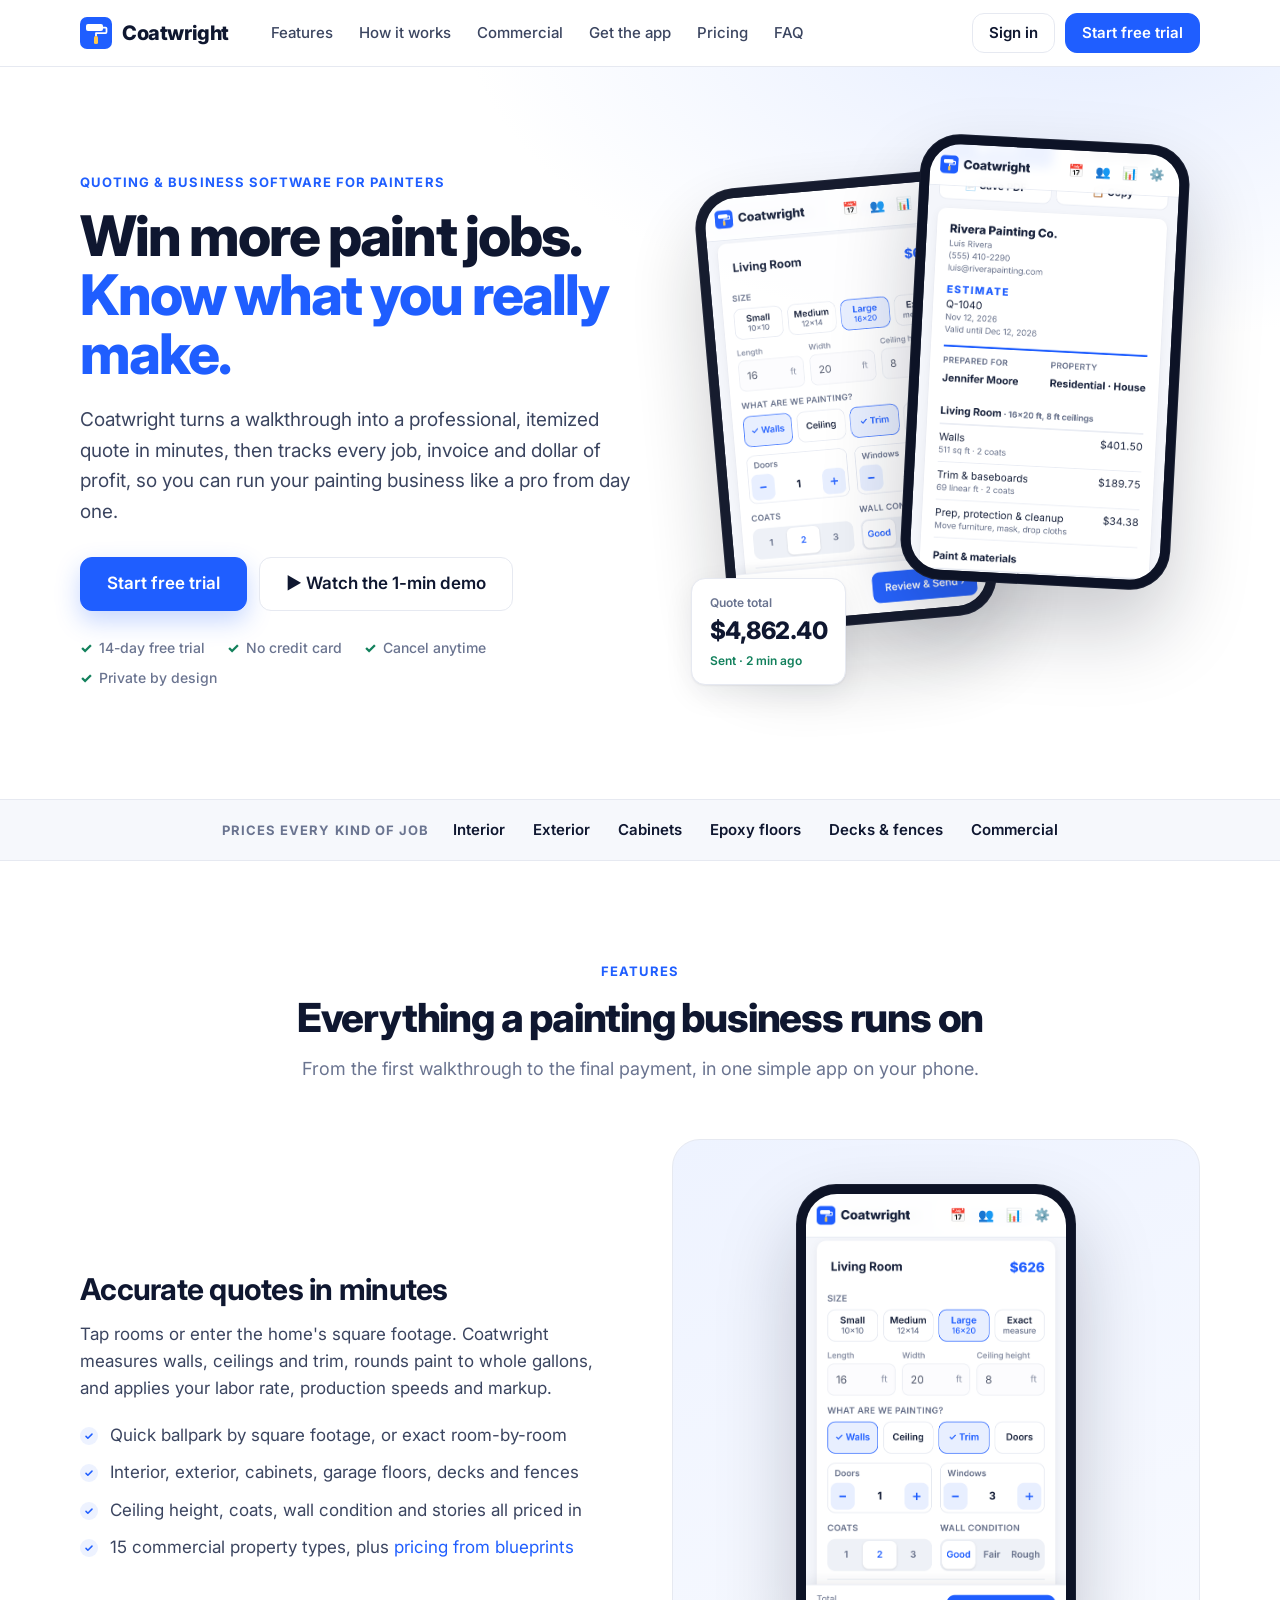
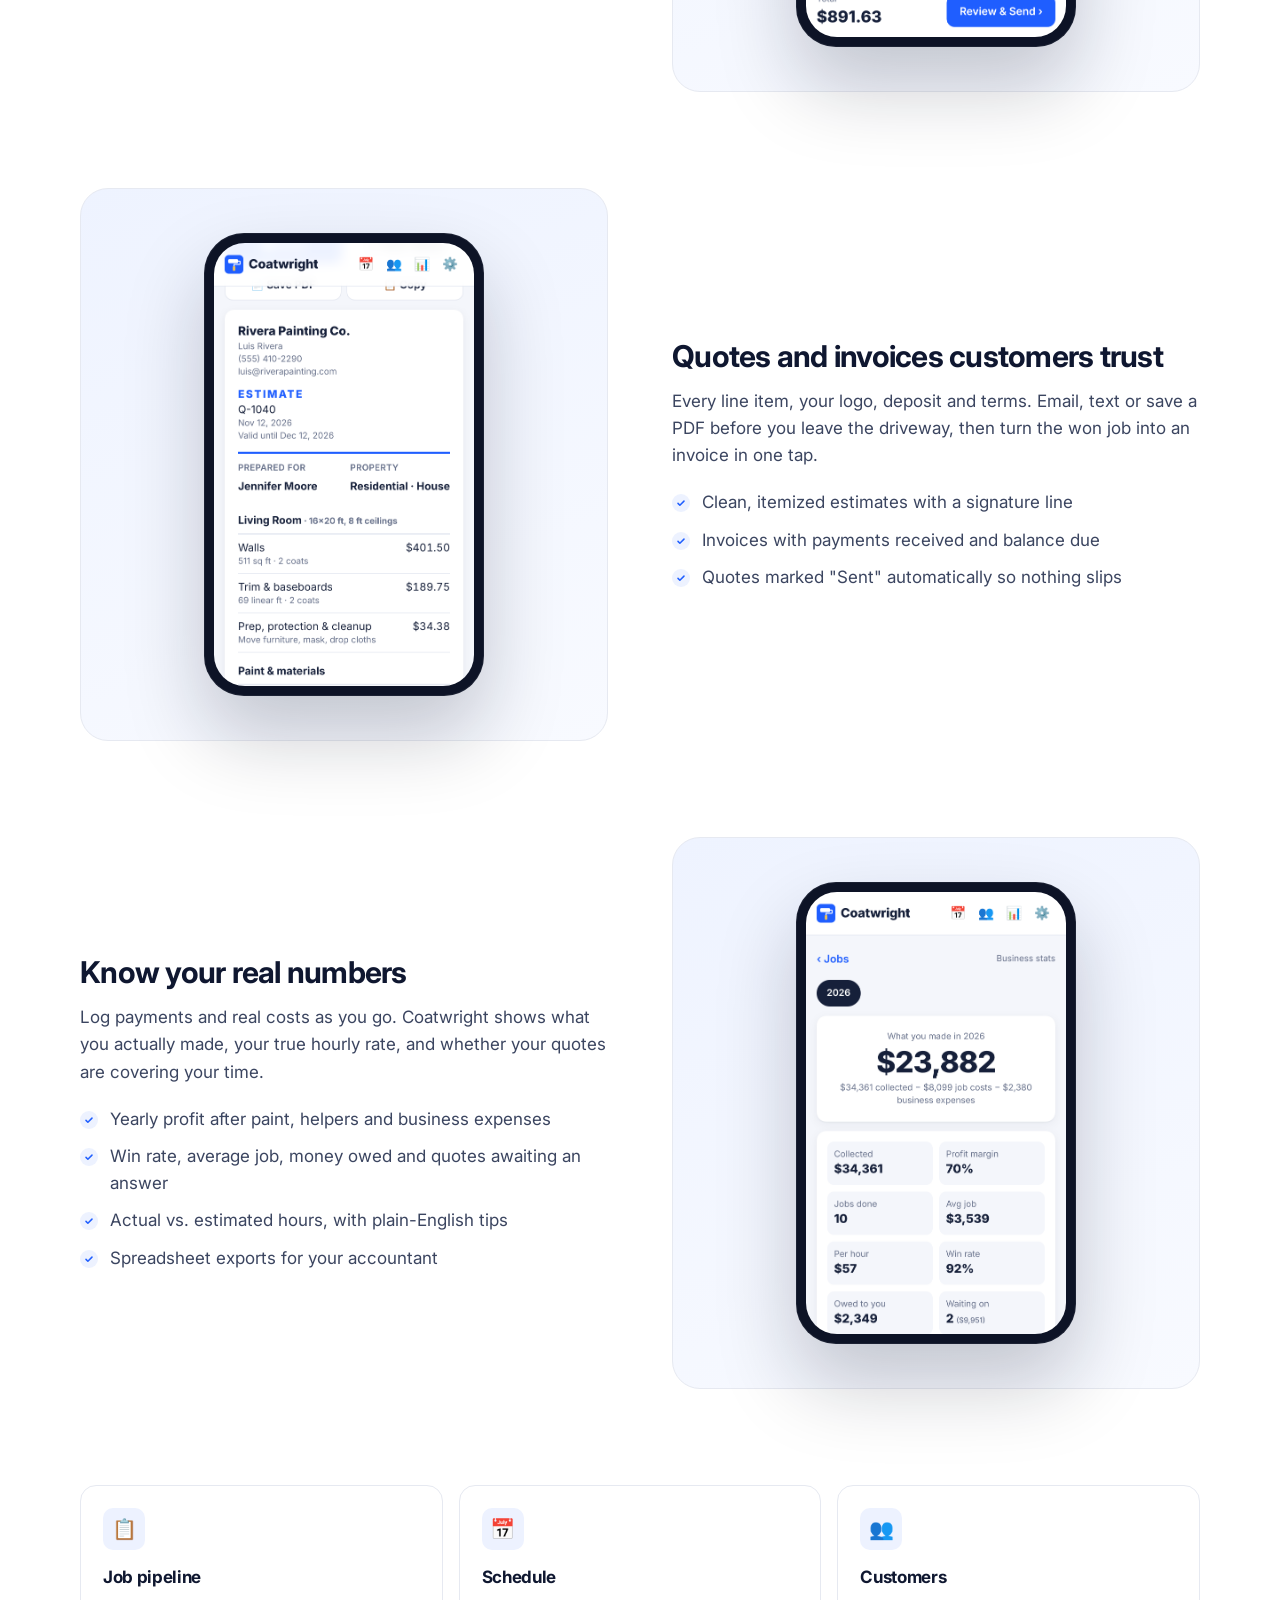
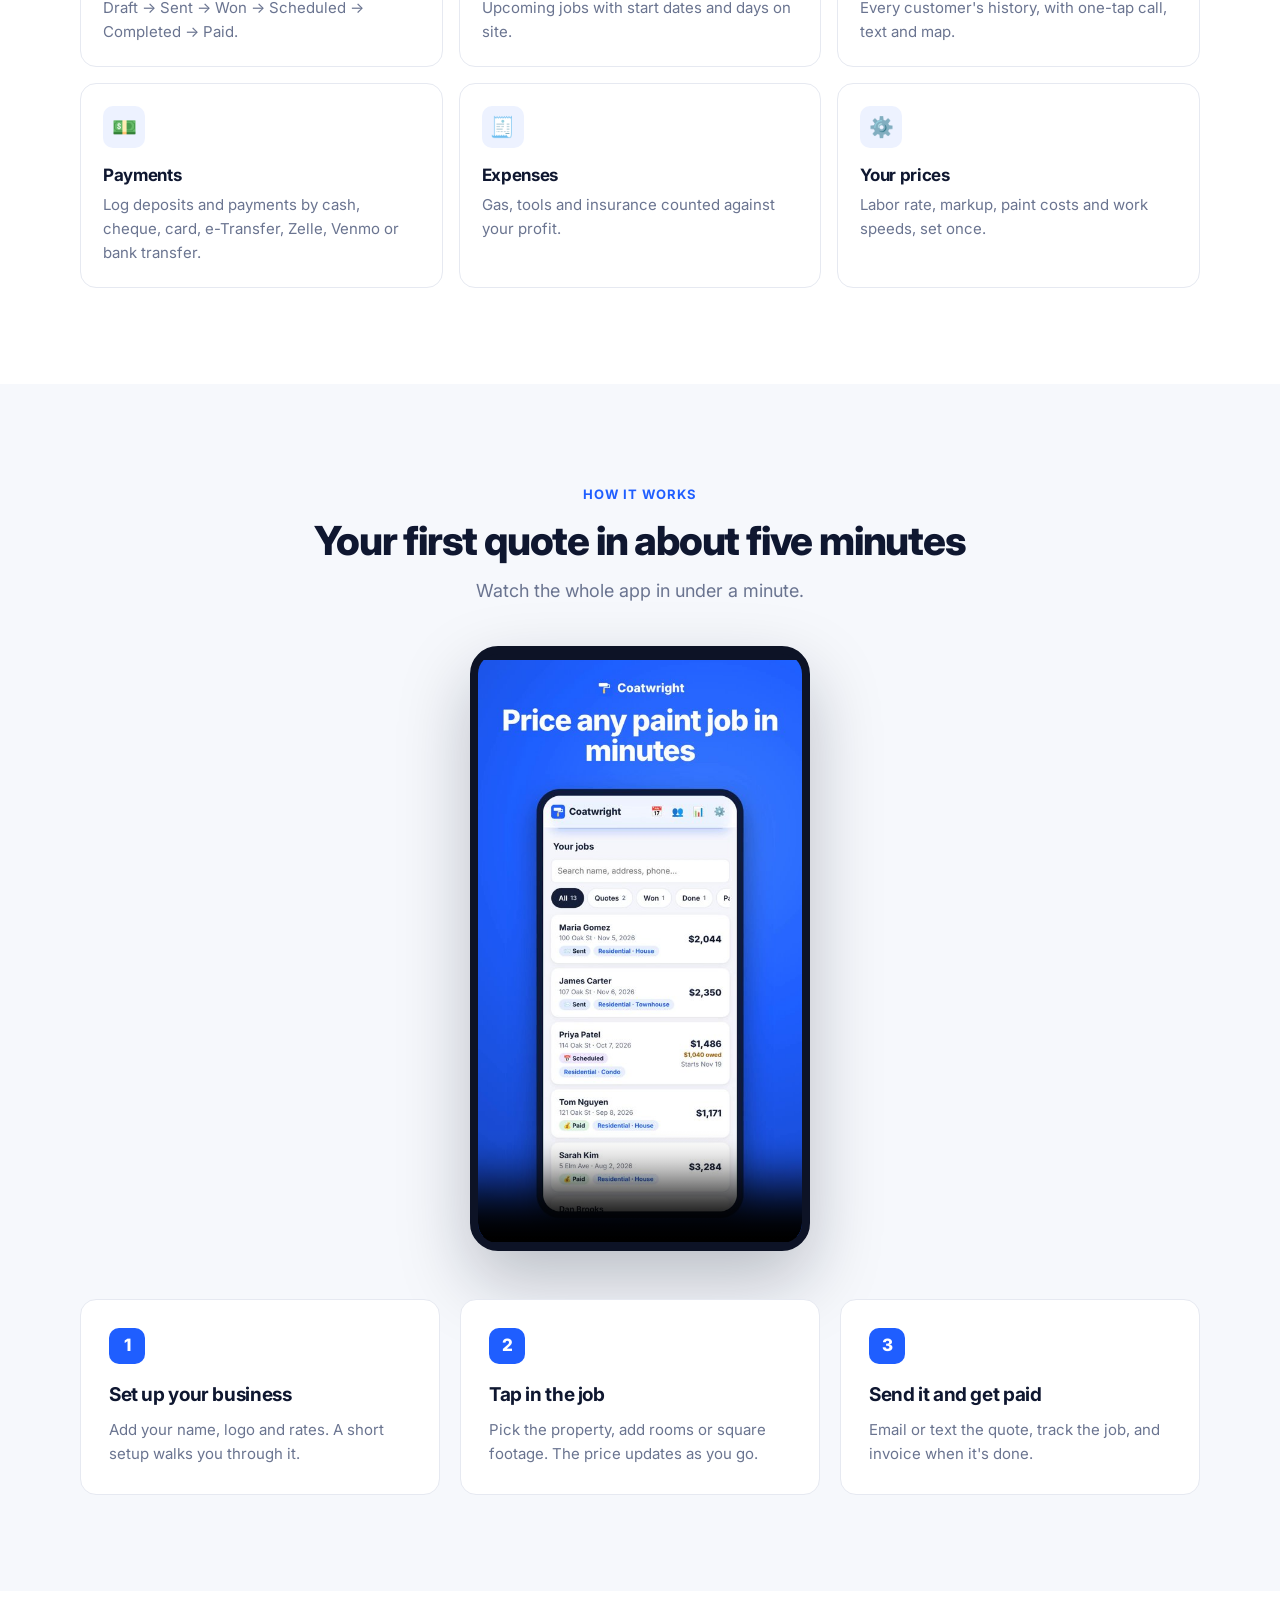
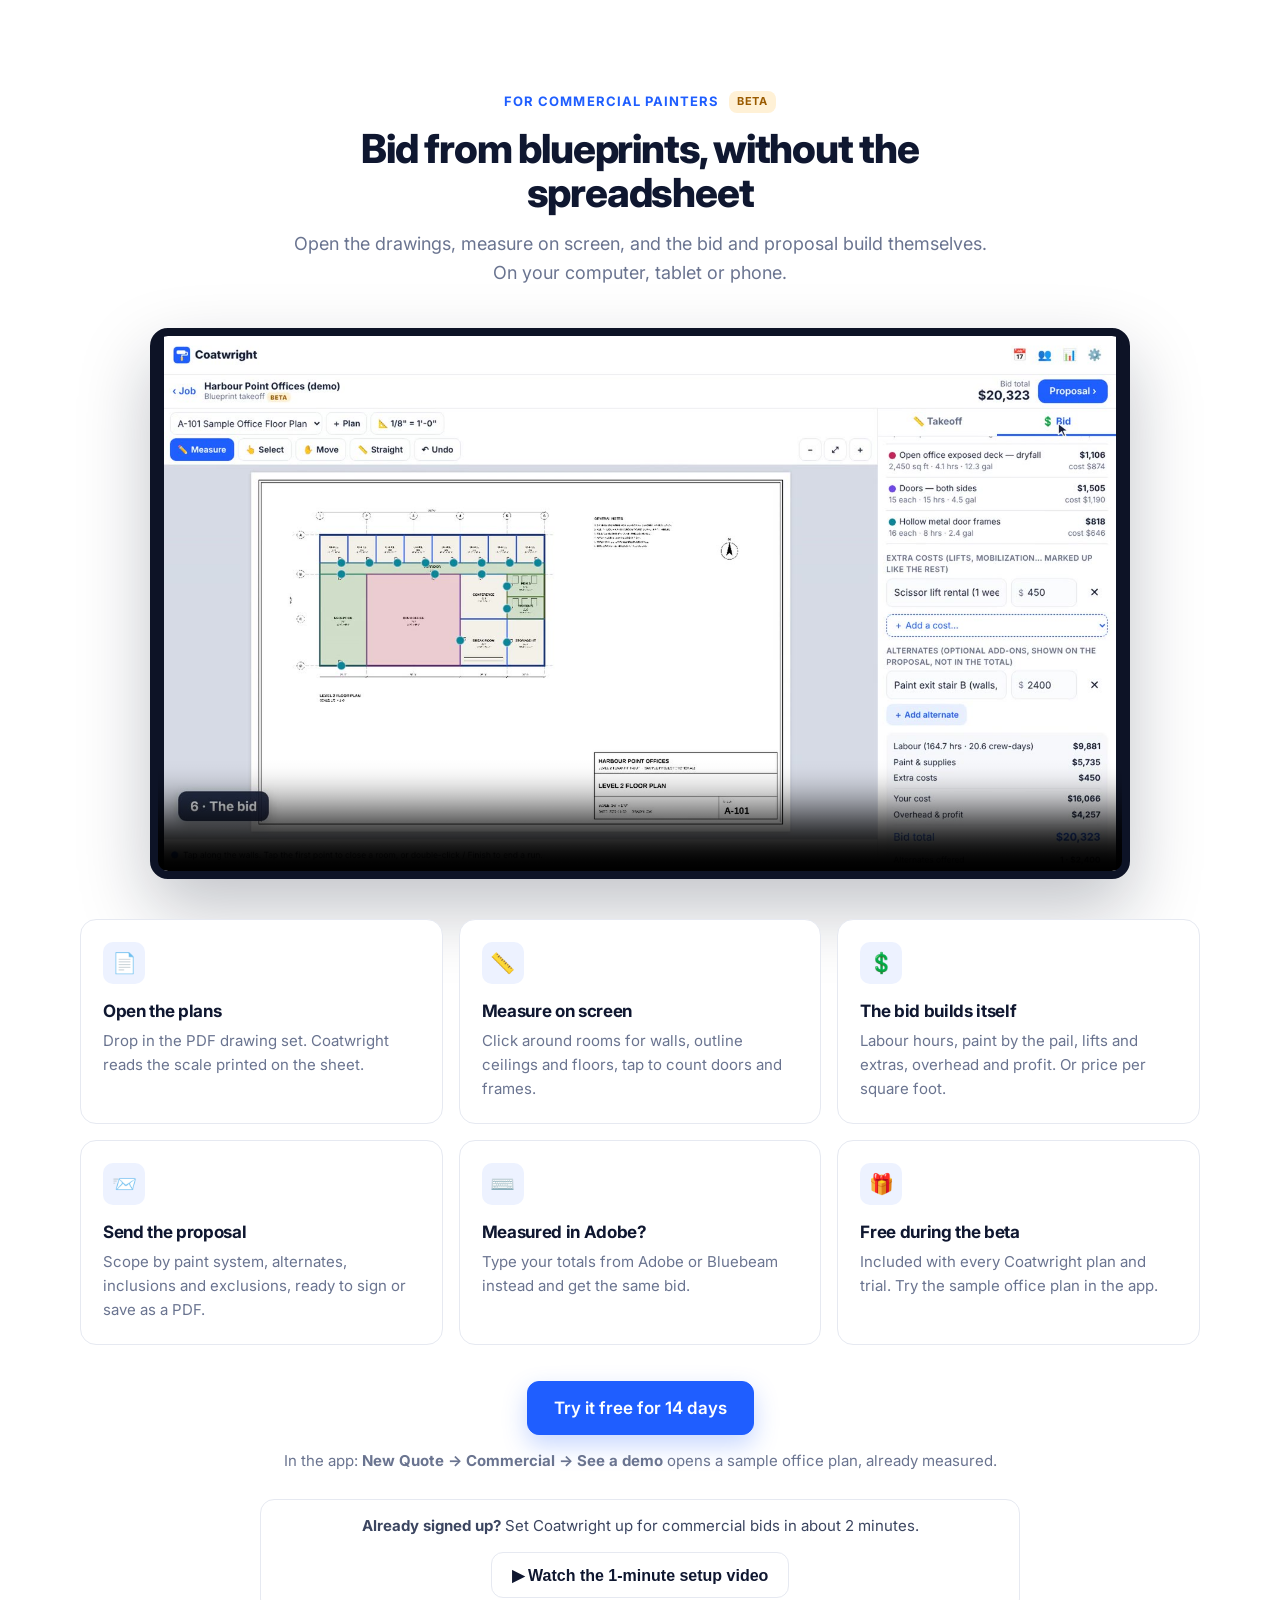
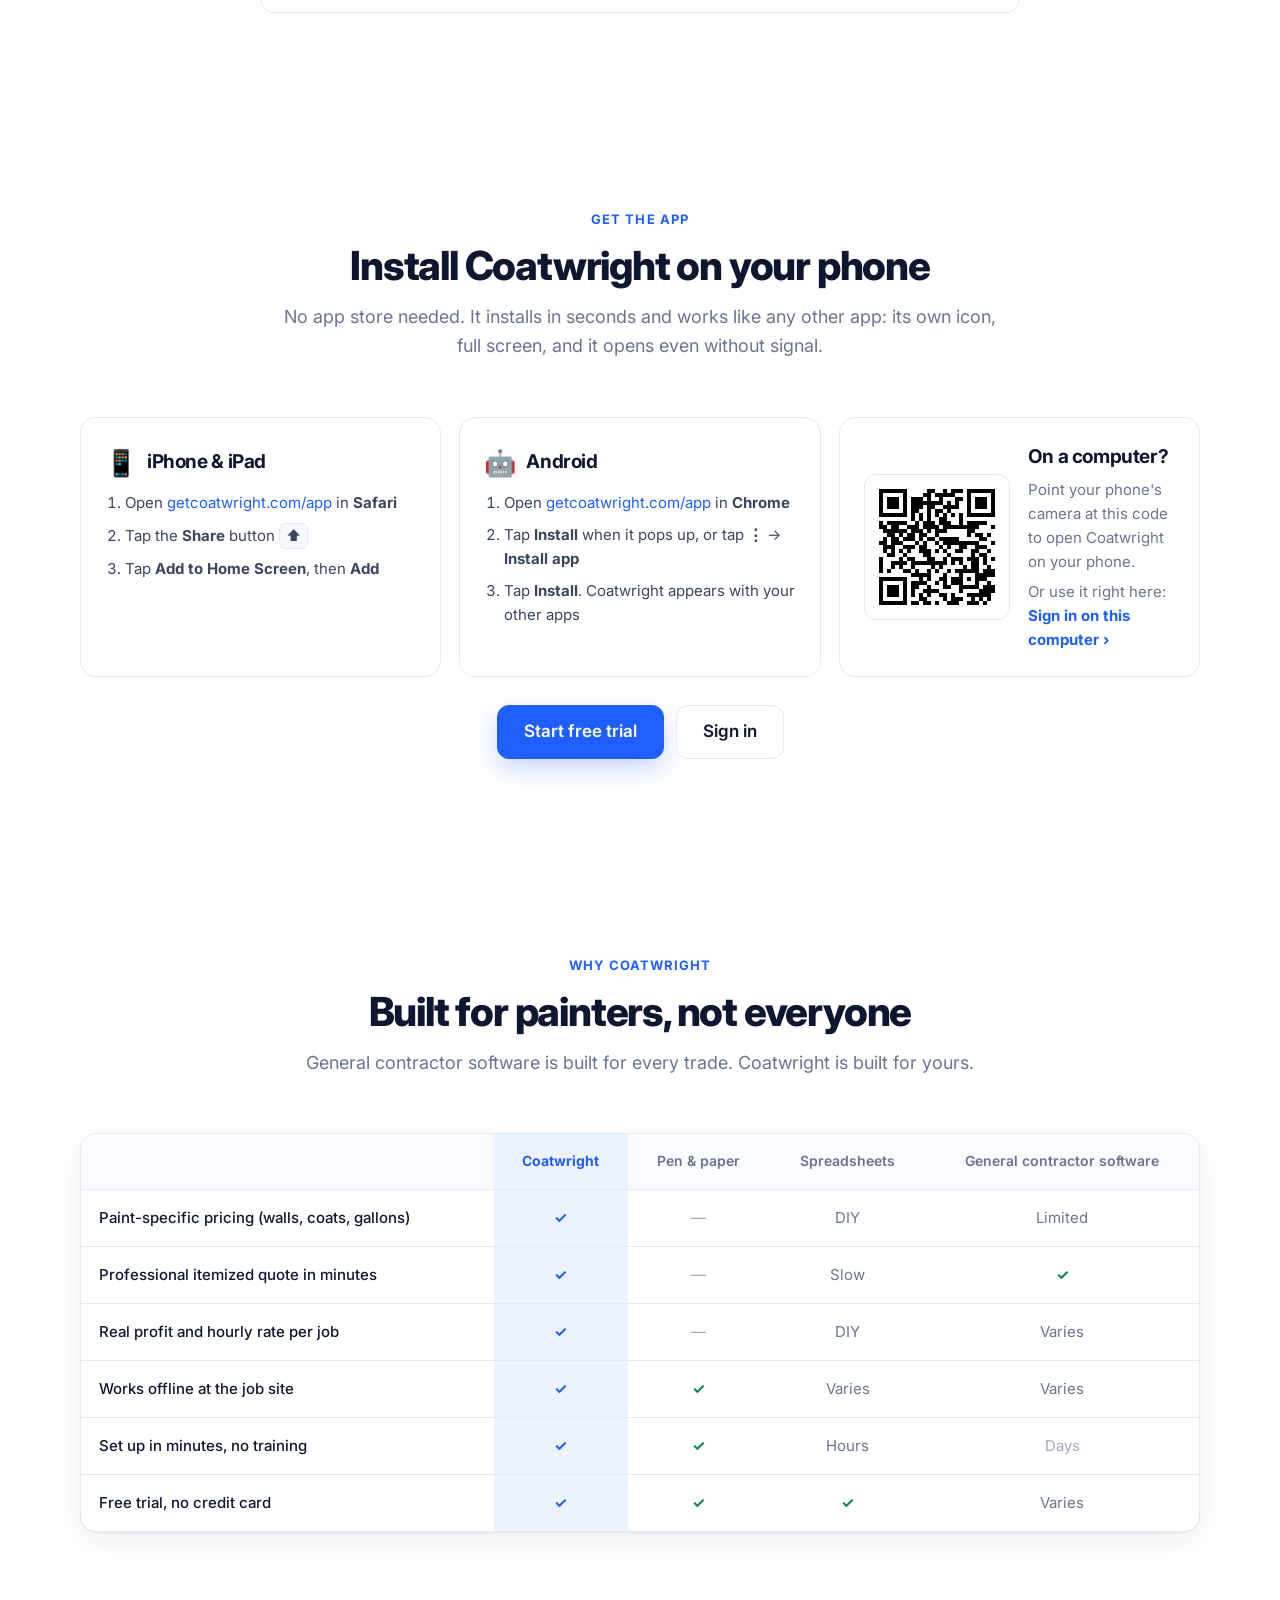
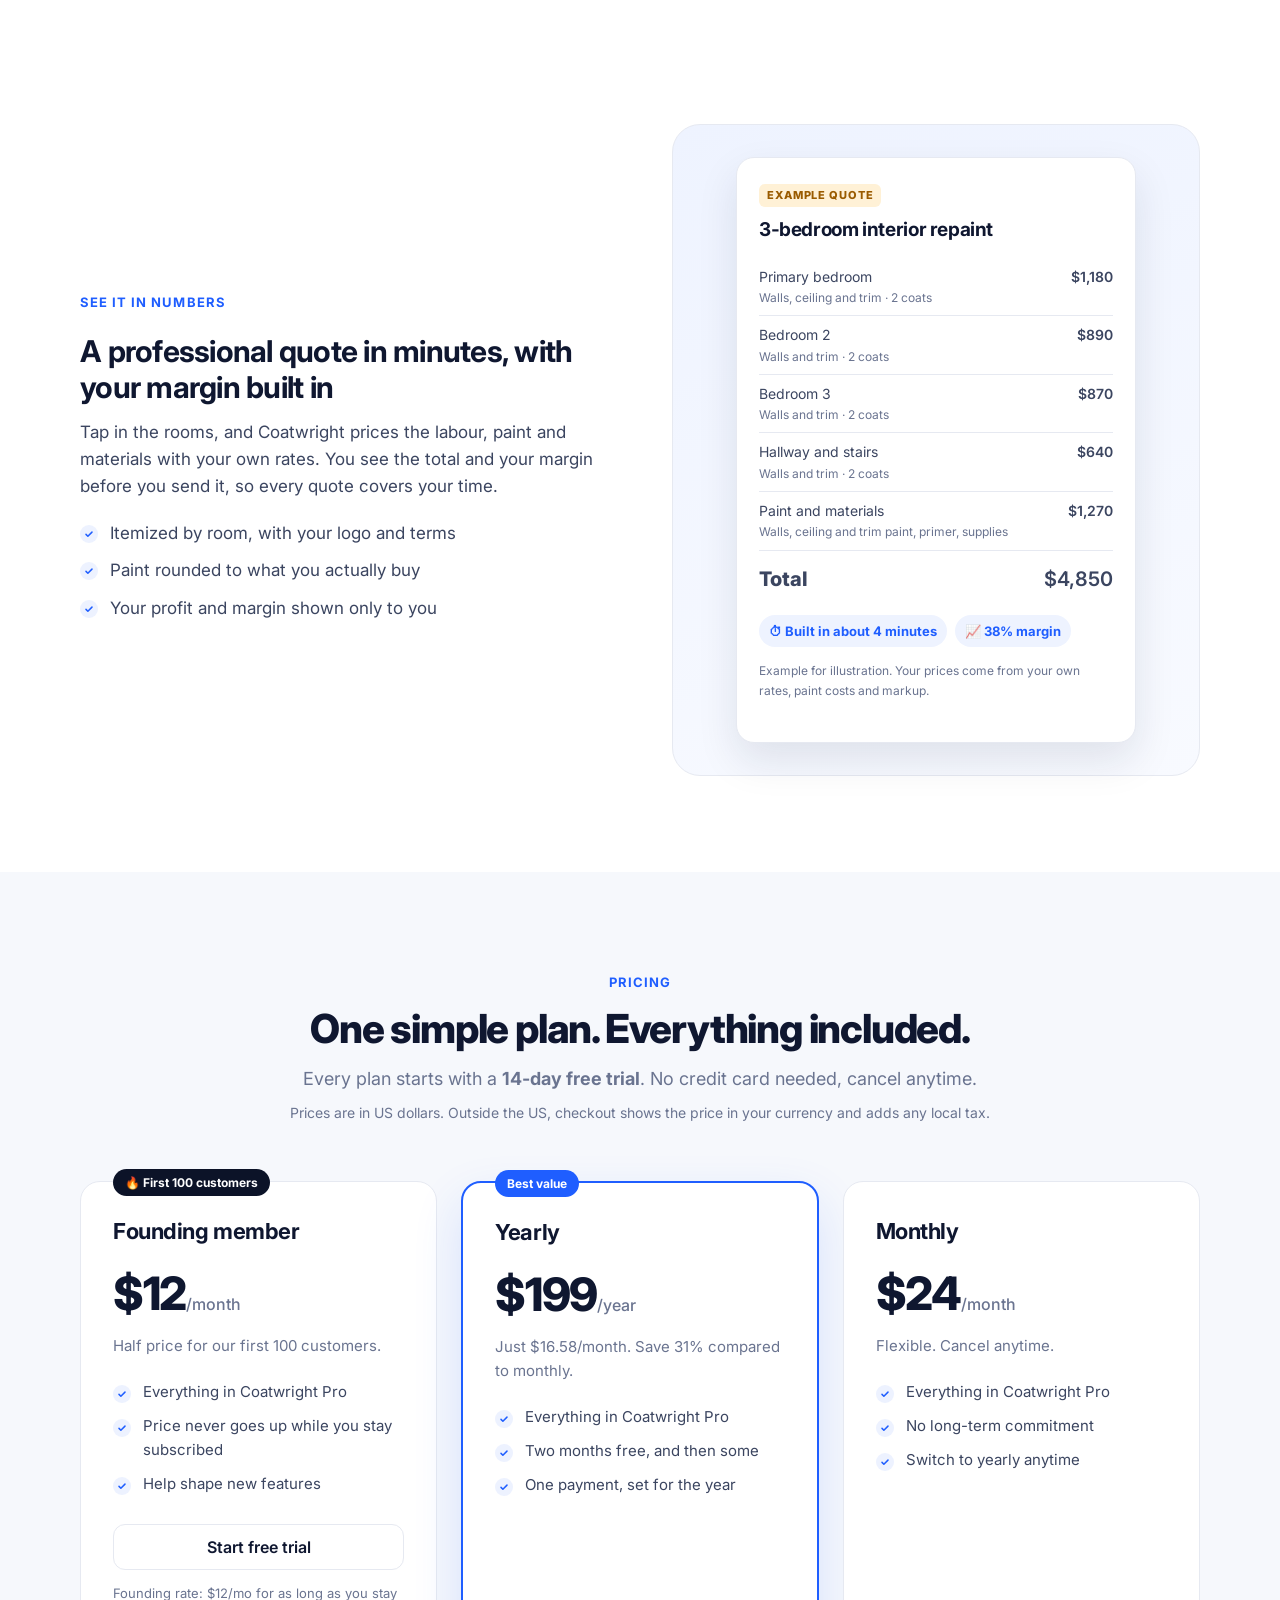
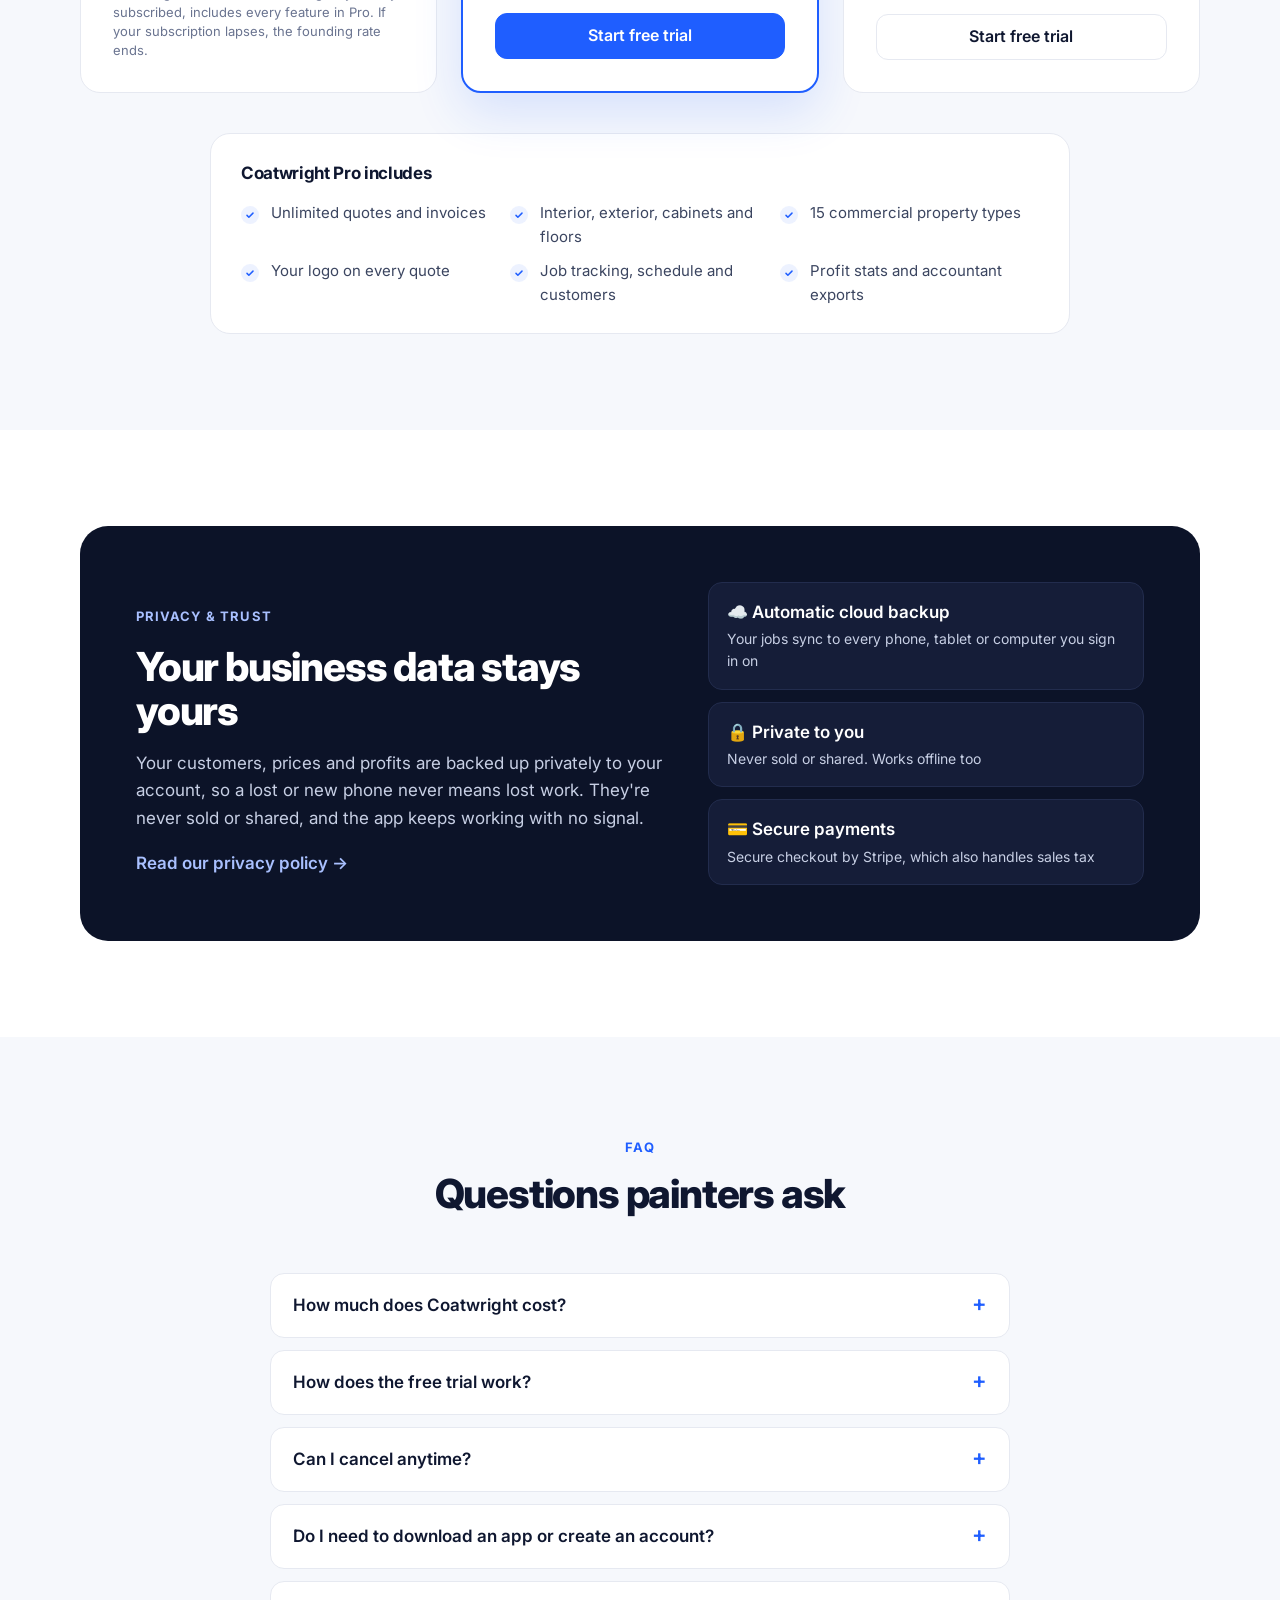
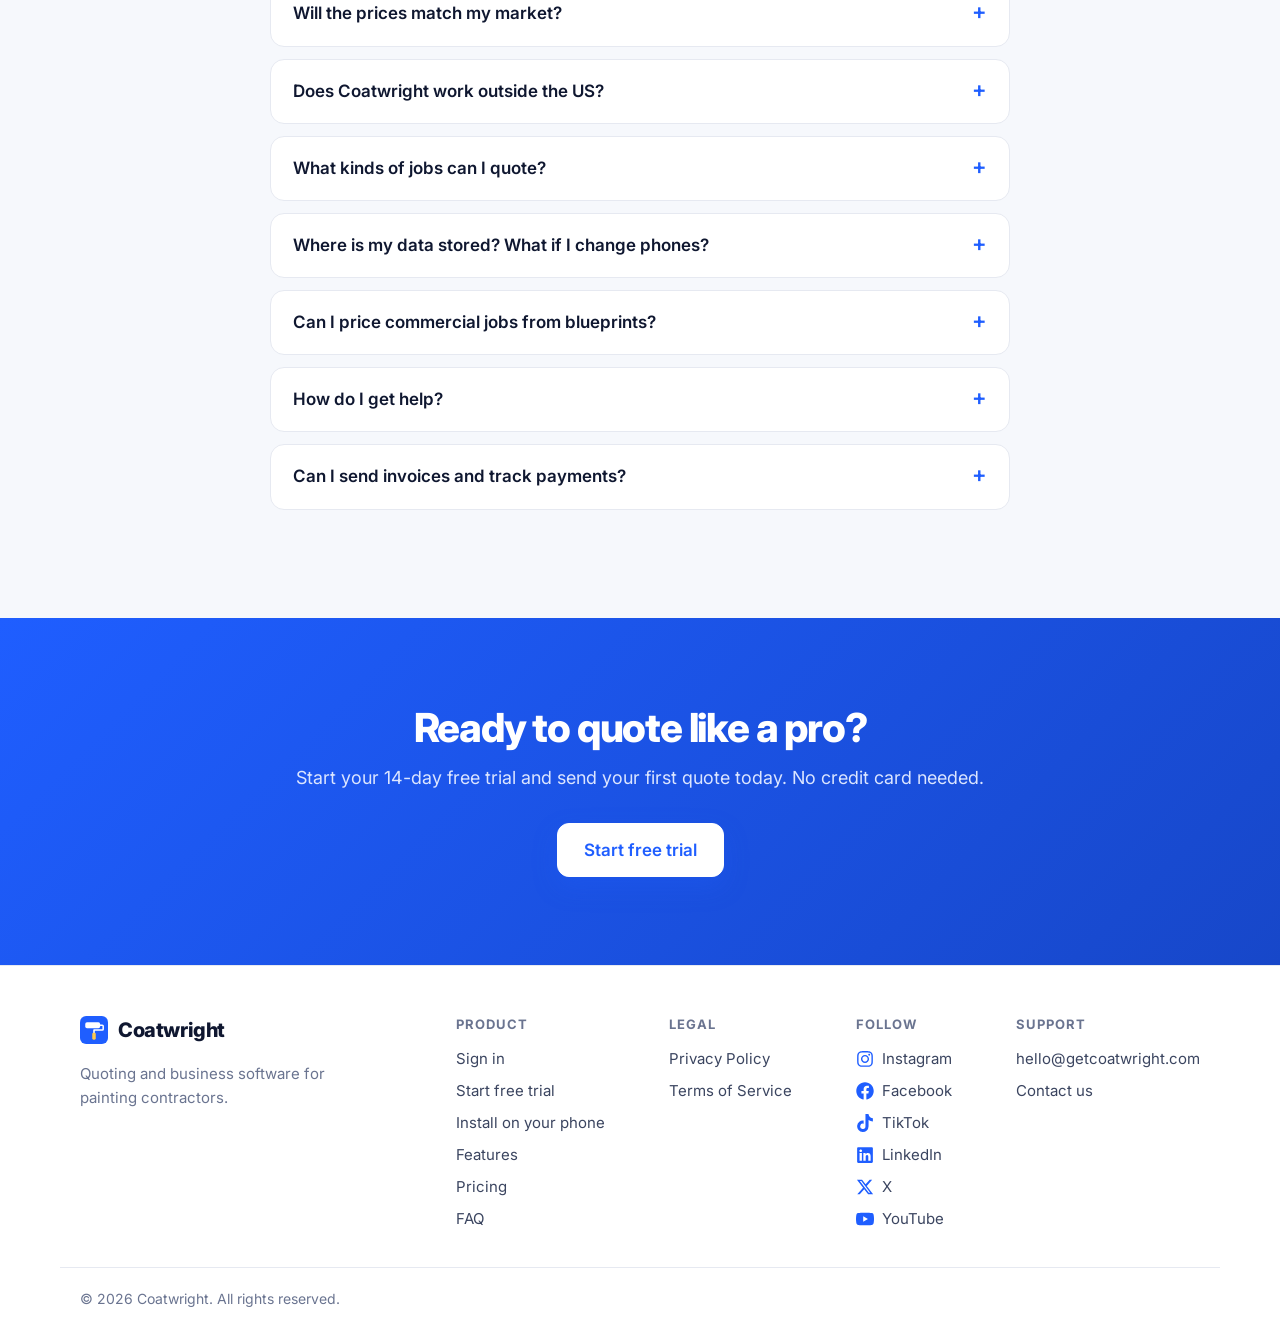
<file: index.html>
<!doctype html>
<html lang="en">
<head>
  <meta charset="utf-8">
  <meta name="viewport" content="width=device-width, initial-scale=1">
  <title>Coatwright · Quoting & business software for painters</title>
  <meta name="description" content="Price any paint job in minutes, send professional itemized quotes and invoices, and know exactly what you made. Quoting and business app for painting contractors. Try it free for 14 days.">
  <meta name="theme-color" content="#1f5eff">
  <meta name="google-site-verification" content="3yU83lqaZWfhsHj3b163O0HunTkeG9VylO5fp9_51uQ" />
  <meta property="og:title" content="Coatwright · Quoting & business software for painters">
  <meta property="og:description" content="Price any paint job in minutes, send professional quotes and invoices, and know exactly what you made.">
  <meta property="og:image" content="https://getcoatwright.com/landing/og.png">
  <meta property="og:image:width" content="1200">
  <meta property="og:image:height" content="630">
  <meta property="og:type" content="website">
  <meta name="twitter:card" content="summary_large_image">
  <link rel="icon" href="app/icon.svg" type="image/svg+xml">
  <link rel="icon" href="app/icons/icon-192.png" type="image/png" sizes="192x192">
  <link rel="apple-touch-icon" href="landing/apple-touch-icon.png">
  <link rel="preconnect" href="https://fonts.googleapis.com">
  <link rel="preconnect" href="https://fonts.gstatic.com" crossorigin>
  <link href="https://fonts.googleapis.com/css2?family=Inter:wght@400;500;600;700;800&display=swap" rel="stylesheet">
  <link rel="stylesheet" href="landing/site.css">
  <!-- Cloudflare Web Analytics (no cookies; see privacy.html) --><script type='module' src='https://static.cloudflareinsights.com/beacon.min.js' data-cf-beacon='{"token": "0e0aa52bf2184e418eecc66bdf5f72bc"}'></script><!-- End Cloudflare Web Analytics -->
</head>
<body>
  <header class="nav" id="top">
    <div class="wrap nav-in">
      <a class="brand" href="./"><svg class="brand-logo" width="32" height="32" viewBox="0 0 64 64" aria-hidden="true" focusable="false"><rect width="64" height="64" rx="14" fill="#1f5eff"/>
  <rect x="12" y="14" width="34" height="14" rx="4" fill="#fff"/>
  <path d="M46 21h5a2 2 0 0 1 2 2v7a2 2 0 0 1-2 2H32v6" fill="none" stroke="#fff" stroke-width="3.5" stroke-linecap="round" stroke-linejoin="round"/>
  <rect x="28" y="38" width="8" height="16" rx="3" fill="#ffc94d"/></svg> Coatwright</a>
      <nav class="links" aria-label="Main">
        <a href="#features">Features</a>
        <a href="#how">How it works</a>
        <a href="#commercial">Commercial</a>
        <a href="#install">Get the app</a>
        <a href="#pricing">Pricing</a>
        <a href="#faq">FAQ</a>
      </nav>
      <div class="nav-cta">
        <a class="btn ghost sm hide-sm" href="app/">Sign in</a>
        <a class="btn sm" href="app/">Start free trial</a>
      </div>
    </div>
  </header>

  <main>
    <section class="hero">
      <div class="wrap hero-in">
        <div class="hero-copy">
          <p class="eyebrow">Quoting & business software for painters</p>
          <h1>Win more paint jobs. <span>Know what you really make.</span></h1>
          <p class="lead">Coatwright turns a walkthrough into a professional, itemized quote in minutes, then tracks every job,
            invoice and dollar of profit, so you can run your painting business like a pro from day one.</p>
          <div class="cta-row">
            <a class="btn lg" href="app/">Start free trial</a>
            <a class="btn ghost lg" href="#how">▶ Watch the 1-min demo</a>
          </div>
          <ul class="trust-strip">
            <li>14-day free trial</li>
            <li>No credit card</li>
            <li>Cancel anytime</li>
            <li>Private by design</li>
          </ul>
        </div>
        <div class="hero-visual" aria-hidden="true">
          <div class="device back"><img src="landing/shot-quote.png" alt=""></div>
          <div class="device front"><img src="landing/shot-estimate.png" alt=""></div>
          <div class="float-card">
            <div class="fc-label">Quote total</div>
            <div class="fc-num">$4,862.40</div>
            <div class="fc-sub">Sent · 2 min ago</div>
          </div>
        </div>
      </div>
    </section>

    <section class="band">
      <div class="wrap band-in">
        <span>Prices every kind of job</span>
        <ul>
          <li>Interior</li><li>Exterior</li><li>Cabinets</li><li>Epoxy floors</li><li>Decks & fences</li><li>Commercial</li>
        </ul>
      </div>
    </section>

    <section id="features" class="section">
      <div class="wrap">
        <div class="section-head">
          <p class="kicker">Features</p>
          <h2>Everything a painting business runs on</h2>
          <p class="sub">From the first walkthrough to the final payment, in one simple app on your phone.</p>
        </div>

        <div class="row">
          <div class="row-copy">
            <h3>Accurate quotes in minutes</h3>
            <p>Tap rooms or enter the home's square footage. Coatwright measures walls, ceilings and trim, rounds paint to whole gallons,
              and applies your labor rate, production speeds and markup.</p>
            <ul class="ticks">
              <li>Quick ballpark by square footage, or exact room-by-room</li>
              <li>Interior, exterior, cabinets, garage floors, decks and fences</li>
              <li>Ceiling height, coats, wall condition and stories all priced in</li>
              <li>15 commercial property types, plus <a href="#commercial">pricing from blueprints</a></li>
            </ul>
          </div>
          <div class="row-visual"><div class="device"><img src="landing/shot-quote.png" alt="Room-by-room quote builder"></div></div>
        </div>

        <div class="row flip">
          <div class="row-copy">
            <h3>Quotes and invoices customers trust</h3>
            <p>Every line item, your logo, deposit and terms. Email, text or save a PDF before you leave the driveway, then turn the won
              job into an invoice in one tap.</p>
            <ul class="ticks">
              <li>Clean, itemized estimates with a signature line</li>
              <li>Invoices with payments received and balance due</li>
              <li>Quotes marked "Sent" automatically so nothing slips</li>
            </ul>
          </div>
          <div class="row-visual"><div class="device"><img src="landing/shot-estimate.png" alt="Itemized estimate sent to a customer"></div></div>
        </div>

        <div class="row">
          <div class="row-copy">
            <h3>Know your real numbers</h3>
            <p>Log payments and real costs as you go. Coatwright shows what you actually made, your true hourly rate, and whether your
              quotes are covering your time.</p>
            <ul class="ticks">
              <li>Yearly profit after paint, helpers and business expenses</li>
              <li>Win rate, average job, money owed and quotes awaiting an answer</li>
              <li>Actual vs. estimated hours, with plain-English tips</li>
              <li>Spreadsheet exports for your accountant</li>
            </ul>
          </div>
          <div class="row-visual"><div class="device"><img src="landing/shot-stats.png" alt="Business stats with yearly profit"></div></div>
        </div>

        <div class="grid feature-grid">
          <div class="f"><div class="f-ic">📋</div><h4>Job pipeline</h4><p>Draft → Sent → Won → Scheduled → Completed → Paid.</p></div>
          <div class="f"><div class="f-ic">📅</div><h4>Schedule</h4><p>Upcoming jobs with start dates and days on site.</p></div>
          <div class="f"><div class="f-ic">👥</div><h4>Customers</h4><p>Every customer's history, with one-tap call, text and map.</p></div>
          <div class="f"><div class="f-ic">💵</div><h4>Payments</h4><p>Log deposits and payments by cash, cheque, card, e-Transfer, Zelle, Venmo or bank transfer.</p></div>
          <div class="f"><div class="f-ic">🧾</div><h4>Expenses</h4><p>Gas, tools and insurance counted against your profit.</p></div>
          <div class="f"><div class="f-ic">⚙️</div><h4>Your prices</h4><p>Labor rate, markup, paint costs and work speeds, set once.</p></div>
        </div>
      </div>
    </section>

    <section id="how" class="section alt">
      <div class="wrap">
        <div class="section-head">
          <p class="kicker">How it works</p>
          <h2>Your first quote in about five minutes</h2>
          <p class="sub">Watch the whole app in under a minute.</p>
        </div>
        <div class="demo">
          <video class="demo-video" controls playsinline preload="none" poster="landing/explainer-poster.jpg?v=5"
            aria-label="Coatwright explainer video: set up, quote, send, get paid and see your profit">
            <source src="marketing/videos/coatwright-explainer.mp4?v=5" type="video/mp4">
            <a href="marketing/videos/coatwright-explainer.mp4?v=5">Watch the Coatwright video</a>
          </video>
        </div>
        <ol class="steps">
          <li><h4>Set up your business</h4><p>Add your name, logo and rates. A short setup walks you through it.</p></li>
          <li><h4>Tap in the job</h4><p>Pick the property, add rooms or square footage. The price updates as you go.</p></li>
          <li><h4>Send it and get paid</h4><p>Email or text the quote, track the job, and invoice when it's done.</p></li>
        </ol>
      </div>
    </section>

    <section id="commercial" class="section">
      <div class="wrap">
        <div class="section-head">
          <p class="kicker">For commercial painters <span class="beta-tag">Beta</span></p>
          <h2>Bid from blueprints, without the spreadsheet</h2>
          <p class="sub">Open the drawings, measure on screen, and the bid and proposal build themselves. On your computer, tablet or phone.</p>
        </div>
        <div class="demo wide">
          <video class="demo-video wide" controls playsinline preload="none" poster="landing/takeoff-poster.jpg?v=1"
            aria-label="Coatwright blueprint takeoff demo: open PDF plans, measure walls, ceilings and doors, get the bid and send the proposal">
            <source src="marketing/videos/coatwright-blueprint-takeoff-demo.mp4?v=1" type="video/mp4">
            <a href="marketing/videos/coatwright-blueprint-takeoff-demo.mp4?v=1">Watch the blueprint takeoff demo</a>
          </video>
        </div>
        <div class="grid feature-grid">
          <div class="f"><div class="f-ic">📄</div><h4>Open the plans</h4><p>Drop in the PDF drawing set. Coatwright reads the scale printed on the sheet.</p></div>
          <div class="f"><div class="f-ic">📏</div><h4>Measure on screen</h4><p>Click around rooms for walls, outline ceilings and floors, tap to count doors and frames.</p></div>
          <div class="f"><div class="f-ic">💲</div><h4>The bid builds itself</h4><p>Labour hours, paint by the pail, lifts and extras, overhead and profit. Or price per square foot.</p></div>
          <div class="f"><div class="f-ic">📨</div><h4>Send the proposal</h4><p>Scope by paint system, alternates, inclusions and exclusions, ready to sign or save as a PDF.</p></div>
          <div class="f"><div class="f-ic">⌨️</div><h4>Measured in Adobe?</h4><p>Type your totals from Adobe or Bluebeam instead and get the same bid.</p></div>
          <div class="f"><div class="f-ic">🎁</div><h4>Free during the beta</h4><p>Included with every Coatwright plan and trial. Try the sample office plan in the app.</p></div>
        </div>
        <div class="cta-row center-row">
          <a class="btn lg" href="app/">Try it free for 14 days</a>
        </div>
        <p class="center-note">In the app: <b>New Quote → Commercial → See a demo</b> opens a sample office plan, already measured.</p>
        <div class="setup-strip">
          <div><b>Already signed up?</b> Set Coatwright up for commercial bids in about 2 minutes.</div>
          <button type="button" class="btn ghost" data-video="marketing/videos/coatwright-commercial-setup.mp4" data-title="How to set up Coatwright for commercial bids">▶ Watch the 1-minute setup video</button>
        </div>
      </div>
    </section>

    <section id="install" class="section">
      <div class="wrap">
        <div class="section-head">
          <p class="kicker">Get the app</p>
          <h2>Install Coatwright on your phone</h2>
          <p class="sub">No app store needed. It installs in seconds and works like any other app: its own icon, full screen, and it opens even without signal.</p>
        </div>
        <div class="inapp-note" id="inapp-note" hidden>
          <b>Opened from Instagram, Facebook or TikTok?</b> Tap the <b>⋯</b> or <b>⋮</b> menu and choose <b>Open in browser</b> (Safari or Chrome) first, then follow the steps below.
        </div>
        <div class="install-grid">
          <div class="install-card" id="inst-ios">
            <div class="ic-top"><span class="ic-emoji">📱</span><h3>iPhone &amp; iPad</h3></div>
            <ol>
              <li>Open <a href="app/?install=1">getcoatwright.com/app</a> in <b>Safari</b></li>
              <li>Tap the <b>Share</b> button <span class="kbd">⬆︎</span></li>
              <li>Tap <b>Add to Home Screen</b>, then <b>Add</b></li>
            </ol>
          </div>
          <div class="install-card" id="inst-android">
            <div class="ic-top"><span class="ic-emoji">🤖</span><h3>Android</h3></div>
            <ol>
              <li>Open <a href="app/?install=1">getcoatwright.com/app</a> in <b>Chrome</b></li>
              <li>Tap <b>Install</b> when it pops up, or tap <b>⋮</b> → <b>Install app</b></li>
              <li>Tap <b>Install</b>. Coatwright appears with your other apps</li>
            </ol>
          </div>
          <div class="install-card qr-card" id="inst-qr">
            <div class="qr-box"><svg width="132" height="132" role="img" aria-label="QR code that opens the Coatwright app" version="1.1" viewBox="0 0 33 33" xmlns="http://www.w3.org/2000/svg"><path d="M2,2H3V3H2zM3,2H4V3H3zM4,2H5V3H4zM5,2H6V3H5zM6,2H7V3H6zM7,2H8V3H7zM8,2H9V3H8zM14,2H15V3H14zM15,2H16V3H15zM18,2H19V3H18zM20,2H21V3H20zM21,2H22V3H21zM22,2H23V3H22zM24,2H25V3H24zM25,2H26V3H25zM26,2H27V3H26zM27,2H28V3H27zM28,2H29V3H28zM29,2H30V3H29zM30,2H31V3H30zM2,3H3V4H2zM8,3H9V4H8zM13,3H14V4H13zM14,3H15V4H14zM16,3H17V4H16zM17,3H18V4H17zM18,3H19V4H18zM19,3H20V4H19zM20,3H21V4H20zM24,3H25V4H24zM30,3H31V4H30zM2,4H3V5H2zM4,4H5V5H4zM5,4H6V5H5zM6,4H7V5H6zM8,4H9V5H8zM10,4H11V5H10zM11,4H12V5H11zM12,4H13V5H12zM14,4H15V5H14zM17,4H18V5H17zM21,4H22V5H21zM22,4H23V5H22zM24,4H25V5H24zM26,4H27V5H26zM27,4H28V5H27zM28,4H29V5H28zM30,4H31V5H30zM2,5H3V6H2zM4,5H5V6H4zM5,5H6V6H5zM6,5H7V6H6zM8,5H9V6H8zM10,5H11V6H10zM11,5H12V6H11zM12,5H13V6H12zM13,5H14V6H13zM14,5H15V6H14zM15,5H16V6H15zM16,5H17V6H16zM17,5H18V6H17zM19,5H20V6H19zM21,5H22V6H21zM24,5H25V6H24zM26,5H27V6H26zM27,5H28V6H27zM28,5H29V6H28zM30,5H31V6H30zM2,6H3V7H2zM4,6H5V7H4zM5,6H6V7H5zM6,6H7V7H6zM8,6H9V7H8zM10,6H11V7H10zM11,6H12V7H11zM12,6H13V7H12zM14,6H15V7H14zM15,6H16V7H15zM18,6H19V7H18zM19,6H20V7H19zM20,6H21V7H20zM21,6H22V7H21zM24,6H25V7H24zM26,6H27V7H26zM27,6H28V7H27zM28,6H29V7H28zM30,6H31V7H30zM2,7H3V8H2zM8,7H9V8H8zM10,7H11V8H10zM11,7H12V8H11zM14,7H15V8H14zM16,7H17V8H16zM17,7H18V8H17zM19,7H20V8H19zM24,7H25V8H24zM30,7H31V8H30zM2,8H3V9H2zM3,8H4V9H3zM4,8H5V9H4zM5,8H6V9H5zM6,8H7V9H6zM7,8H8V9H7zM8,8H9V9H8zM10,8H11V9H10zM12,8H13V9H12zM14,8H15V9H14zM16,8H17V9H16zM18,8H19V9H18zM20,8H21V9H20zM22,8H23V9H22zM24,8H25V9H24zM25,8H26V9H25zM26,8H27V9H26zM27,8H28V9H27zM28,8H29V9H28zM29,8H30V9H29zM30,8H31V9H30zM10,9H11V10H10zM12,9H13V10H12zM14,9H15V10H14zM17,9H18V10H17zM18,9H19V10H18zM22,9H23V10H22zM2,10H3V11H2zM4,10H5V11H4zM5,10H6V11H5zM6,10H7V11H6zM7,10H8V11H7zM8,10H9V11H8zM11,10H12V11H11zM13,10H14V11H13zM14,10H15V11H14zM15,10H16V11H15zM17,10H18V11H17zM18,10H19V11H18zM19,10H20V11H19zM22,10H23V11H22zM24,10H25V11H24zM25,10H26V11H25zM26,10H27V11H26zM27,10H28V11H27zM28,10H29V11H28zM2,11H3V12H2zM3,11H4V12H3zM5,11H6V12H5zM6,11H7V12H6zM9,11H10V12H9zM10,11H11V12H10zM11,11H12V12H11zM13,11H14V12H13zM14,11H15V12H14zM15,11H16V12H15zM16,11H17V12H16zM18,11H19V12H18zM19,11H20V12H19zM20,11H21V12H20zM21,11H22V12H21zM22,11H23V12H22zM23,11H24V12H23zM24,11H25V12H24zM25,11H26V12H25zM26,11H27V12H26zM30,11H31V12H30zM3,12H4V13H3zM4,12H5V13H4zM5,12H6V13H5zM6,12H7V13H6zM7,12H8V13H7zM8,12H9V13H8zM10,12H11V13H10zM11,12H12V13H11zM12,12H13V13H12zM14,12H15V13H14zM16,12H17V13H16zM17,12H18V13H17zM18,12H19V13H18zM24,12H25V13H24zM25,12H26V13H25zM4,13H5V14H4zM5,13H6V14H5zM7,13H8V14H7zM9,13H10V14H9zM10,13H11V14H10zM12,13H13V14H12zM13,13H14V14H13zM16,13H17V14H16zM24,13H25V14H24zM26,13H27V14H26zM27,13H28V14H27zM29,13H30V14H29zM3,14H4V15H3zM5,14H6V15H5zM6,14H7V15H6zM8,14H9V15H8zM9,14H10V15H9zM10,14H11V15H10zM12,14H13V15H12zM14,14H15V15H14zM15,14H16V15H15zM17,14H18V15H17zM18,14H19V15H18zM19,14H20V15H19zM20,14H21V15H20zM21,14H22V15H21zM27,14H28V15H27zM28,14H29V15H28zM2,15H3V16H2zM3,15H4V16H3zM5,15H6V16H5zM6,15H7V16H6zM7,15H8V16H7zM11,15H12V16H11zM13,15H14V16H13zM16,15H17V16H16zM18,15H19V16H18zM19,15H20V16H19zM20,15H21V16H20zM21,15H22V16H21zM22,15H23V16H22zM23,15H24V16H23zM24,15H25V16H24zM25,15H26V16H25zM26,15H27V16H26zM30,15H31V16H30zM3,16H4V17H3zM4,16H5V17H4zM5,16H6V17H5zM8,16H9V17H8zM9,16H10V17H9zM10,16H11V17H10zM12,16H13V17H12zM13,16H14V17H13zM17,16H18V17H17zM19,16H20V17H19zM22,16H23V17H22zM23,16H24V17H23zM26,16H27V17H26zM27,16H28V17H27zM28,16H29V17H28zM3,17H4V18H3zM5,17H6V18H5zM7,17H8V18H7zM9,17H10V18H9zM12,17H13V18H12zM13,17H14V18H13zM14,17H15V18H14zM16,17H17V18H16zM18,17H19V18H18zM21,17H22V18H21zM22,17H23V18H22zM25,17H26V18H25zM26,17H27V18H26zM29,17H30V18H29zM4,18H5V19H4zM5,18H6V19H5zM8,18H9V19H8zM13,18H14V19H13zM14,18H15V19H14zM19,18H20V19H19zM25,18H26V19H25zM27,18H28V19H27zM28,18H29V19H28zM2,19H3V20H2zM7,19H8V20H7zM9,19H10V20H9zM10,19H11V20H10zM14,19H15V20H14zM15,19H16V20H15zM18,19H19V20H18zM20,19H21V20H20zM21,19H22V20H21zM22,19H23V20H22zM24,19H25V20H24zM25,19H26V20H25zM26,19H27V20H26zM28,19H29V20H28zM30,19H31V20H30zM2,20H3V21H2zM5,20H6V21H5zM6,20H7V21H6zM7,20H8V21H7zM8,20H9V21H8zM10,20H11V21H10zM11,20H12V21H11zM12,20H13V21H12zM13,20H14V21H13zM14,20H15V21H14zM15,20H16V21H15zM16,20H17V21H16zM17,20H18V21H17zM18,20H19V21H18zM20,20H21V21H20zM22,20H23V21H22zM25,20H26V21H25zM26,20H27V21H26zM28,20H29V21H28zM2,21H3V22H2zM5,21H6V22H5zM7,21H8V22H7zM10,21H11V22H10zM15,21H16V22H15zM17,21H18V22H17zM23,21H24V22H23zM25,21H26V22H25zM26,21H27V22H26zM29,21H30V22H29zM2,22H3V23H2zM4,22H5V23H4zM8,22H9V23H8zM9,22H10V23H9zM11,22H12V23H11zM14,22H15V23H14zM16,22H17V23H16zM19,22H20V23H19zM21,22H22V23H21zM22,22H23V23H22zM23,22H24V23H23zM24,22H25V23H24zM25,22H26V23H25zM26,22H27V23H26zM28,22H29V23H28zM29,22H30V23H29zM30,22H31V23H30zM10,23H11V24H10zM11,23H12V24H11zM12,23H13V24H12zM13,23H14V24H13zM14,23H15V24H14zM18,23H19V24H18zM22,23H23V24H22zM26,23H27V24H26zM27,23H28V24H27zM28,23H29V24H28zM29,23H30V24H29zM30,23H31V24H30zM2,24H3V25H2zM3,24H4V25H3zM4,24H5V25H4zM5,24H6V25H5zM6,24H7V25H6zM7,24H8V25H7zM8,24H9V25H8zM12,24H13V25H12zM14,24H15V25H14zM17,24H18V25H17zM18,24H19V25H18zM20,24H21V25H20zM21,24H22V25H21zM22,24H23V25H22zM24,24H25V25H24zM26,24H27V25H26zM27,24H28V25H27zM28,24H29V25H28zM2,25H3V26H2zM8,25H9V26H8zM10,25H11V26H10zM11,25H12V26H11zM12,25H13V26H12zM13,25H14V26H13zM16,25H17V26H16zM18,25H19V26H18zM20,25H21V26H20zM21,25H22V26H21zM22,25H23V26H22zM26,25H27V26H26zM29,25H30V26H29zM2,26H3V27H2zM4,26H5V27H4zM5,26H6V27H5zM6,26H7V27H6zM8,26H9V27H8zM10,26H11V27H10zM11,26H12V27H11zM14,26H15V27H14zM18,26H19V27H18zM19,26H20V27H19zM22,26H23V27H22zM23,26H24V27H23zM24,26H25V27H24zM25,26H26V27H25zM26,26H27V27H26zM28,26H29V27H28zM29,26H30V27H29zM30,26H31V27H30zM2,27H3V28H2zM4,27H5V28H4zM5,27H6V28H5zM6,27H7V28H6zM8,27H9V28H8zM10,27H11V28H10zM13,27H14V28H13zM14,27H15V28H14zM15,27H16V28H15zM16,27H17V28H16zM22,27H23V28H22zM27,27H28V28H27zM28,27H29V28H28zM29,27H30V28H29zM30,27H31V28H30zM2,28H3V29H2zM4,28H5V29H4zM5,28H6V29H5zM6,28H7V29H6zM8,28H9V29H8zM10,28H11V29H10zM12,28H13V29H12zM14,28H15V29H14zM17,28H18V29H17zM18,28H19V29H18zM20,28H21V29H20zM24,28H25V29H24zM25,28H26V29H25zM26,28H27V29H26zM27,28H28V29H27zM28,28H29V29H28zM29,28H30V29H29zM2,29H3V30H2zM8,29H9V30H8zM12,29H13V30H12zM13,29H14V30H13zM18,29H19V30H18zM20,29H21V30H20zM21,29H22V30H21zM22,29H23V30H22zM25,29H26V30H25zM27,29H28V30H27zM29,29H30V30H29zM2,30H3V31H2zM3,30H4V31H3zM4,30H5V31H4zM5,30H6V31H5zM6,30H7V31H6zM7,30H8V31H7zM8,30H9V31H8zM10,30H11V31H10zM11,30H12V31H11zM13,30H14V31H13zM14,30H15V31H14zM16,30H17V31H16zM19,30H20V31H19zM20,30H21V31H20zM21,30H22V31H21zM24,30H25V31H24zM25,30H26V31H25zM26,30H27V31H26zM28,30H29V31H28z" id="qr-path" fill="#000000" fill-opacity="1" fill-rule="nonzero" stroke="none" /></svg></div>
            <div><h3>On a computer?</h3><p>Point your phone's camera at this code to open Coatwright on your phone.</p><p class="qr-here">Or use it right here: <a href="app/">Sign in on this computer ›</a></p></div>
          </div>
        </div>
        <div class="install-cta"><a class="btn lg only-phone" href="app/?install=1">Open Coatwright</a><span class="only-computer"><a class="btn lg" href="app/">Start free trial</a> <a class="btn ghost lg" href="app/">Sign in</a></span></div>
      </div>
    </section>
    <section class="section">
      <div class="wrap">
        <div class="section-head">
          <p class="kicker">Why Coatwright</p>
          <h2>Built for painters, not everyone</h2>
          <p class="sub">General contractor software is built for every trade. Coatwright is built for yours.</p>
        </div>
        <div class="table-wrap">
          <table class="compare">
            <thead><tr><th></th><th class="us">Coatwright</th><th>Pen & paper</th><th>Spreadsheets</th><th>General contractor software</th></tr></thead>
            <tbody>
              <tr><td>Paint-specific pricing (walls, coats, gallons)</td><td class="us yes">✓</td><td class="no">—</td><td class="part">DIY</td><td class="part">Limited</td></tr>
              <tr><td>Professional itemized quote in minutes</td><td class="us yes">✓</td><td class="no">—</td><td class="part">Slow</td><td class="yes">✓</td></tr>
              <tr><td>Real profit and hourly rate per job</td><td class="us yes">✓</td><td class="no">—</td><td class="part">DIY</td><td class="part">Varies</td></tr>
              <tr><td>Works offline at the job site</td><td class="us yes">✓</td><td class="yes">✓</td><td class="part">Varies</td><td class="part">Varies</td></tr>
              <tr><td>Set up in minutes, no training</td><td class="us yes">✓</td><td class="yes">✓</td><td class="part">Hours</td><td class="no">Days</td></tr>
              <tr><td>Free trial, no credit card</td><td class="us yes">✓</td><td class="yes">✓</td><td class="yes">✓</td><td class="part">Varies</td></tr>
            </tbody>
          </table>
        </div>
      </div>
    </section>

    <section id="proof" class="section">
      <div class="wrap">
        <div class="row proof-row">
          <div class="row-copy">
            <p class="kicker">See it in numbers</p>
            <h3>A professional quote in minutes, with your margin built in</h3>
            <p>Tap in the rooms, and Coatwright prices the labour, paint and materials with your own rates. You see the total and your
              margin before you send it, so every quote covers your time.</p>
            <ul class="ticks">
              <li>Itemized by room, with your logo and terms</li>
              <li>Paint rounded to what you actually buy</li>
              <li>Your profit and margin shown only to you</li>
            </ul>
          </div>
          <div class="row-visual proof-visual"><div class="proof-card" id="proof-example"></div></div>
        </div>
        <div id="proof-say" hidden>
          <div class="section-head"><p class="kicker">What painters say</p><h2>From painters using Coatwright</h2></div>
          <div class="grid proof-quotes" id="proof-quotes"></div>
        </div>
      </div>
    </section>

    <section id="pricing" class="section alt">
      <div class="wrap">
        <div class="section-head">
          <p class="kicker">Pricing</p>
          <h2>One simple plan. Everything included.</h2>
          <p class="sub">Every plan starts with a <b>14-day free trial</b>. No credit card needed, cancel anytime.</p>
          <p class="sub small-note">Prices are in US dollars. Outside the US, checkout shows the price in your currency and adds any local tax.</p>
        </div>
        <div class="plans three">
          <div class="plan">
            <div class="plan-tag soon">🔥 First 100 customers</div>
            <h3>Founding member</h3>
            <div class="price">$12<span>/month</span></div>
            <p class="plan-sub">Half price for our first 100 customers.</p>
            <ul class="ticks"><li>Everything in Coatwright Pro</li><li>Price never goes up while you stay subscribed</li><li>Help shape new features</li></ul>
            <a class="btn ghost full" href="app/">Start free trial</a>
            <p class="founder-terms">Founding rate: $12/mo for as long as you stay subscribed, includes every feature in Pro. If your subscription lapses, the founding rate ends.</p>
            <div class="founder-count" id="founder-count" hidden>
              <div class="fc-bar"><span id="fc-fill"></span></div>
              <p><b id="fc-claimed">0</b> of 100 founding spots claimed</p>
            </div>
          </div>
          <div class="plan featured">
            <div class="plan-tag">Best value</div>
            <h3>Yearly</h3>
            <div class="price">$199<span>/year</span></div>
            <p class="plan-sub">Just $16.58/month. Save 31% compared to monthly.</p>
            <ul class="ticks"><li>Everything in Coatwright Pro</li><li>Two months free, and then some</li><li>One payment, set for the year</li></ul>
            <a class="btn full" href="app/">Start free trial</a>
          </div>
          <div class="plan">
            <h3>Monthly</h3>
            <div class="price">$24<span>/month</span></div>
            <p class="plan-sub">Flexible. Cancel anytime.</p>
            <ul class="ticks"><li>Everything in Coatwright Pro</li><li>No long-term commitment</li><li>Switch to yearly anytime</li></ul>
            <a class="btn ghost full" href="app/">Start free trial</a>
          </div>
        </div>
        <div class="pro-includes">
          <h4>Coatwright Pro includes</h4>
          <ul class="ticks cols">
            <li>Unlimited quotes and invoices</li><li>Interior, exterior, cabinets and floors</li><li>15 commercial property types</li>
            <li>Your logo on every quote</li><li>Job tracking, schedule and customers</li><li>Profit stats and accountant exports</li>
          </ul>
        </div>
      </div>
    </section>

    <section class="section">
      <div class="wrap">
        <div class="privacy-card">
          <div>
            <p class="kicker light">Privacy & trust</p>
            <h2>Your business data stays yours</h2>
            <p>Your customers, prices and profits are backed up privately to your account, so a lost or new phone never means lost work.
              They're never sold or shared, and the app keeps working with no signal.</p>
            <a class="text-link" href="privacy.html">Read our privacy policy →</a>
          </div>
          <ul class="privacy-list">
            <li><b>☁️ Automatic cloud backup</b><span>Your jobs sync to every phone, tablet or computer you sign in on</span></li>
            <li><b>🔒 Private to you</b><span>Never sold or shared. Works offline too</span></li>
            <li><b>💳 Secure payments</b><span>Secure checkout by Stripe, which also handles sales tax</span></li>
          </ul>
        </div>
      </div>
    </section>

    <section id="faq" class="section alt">
      <div class="wrap faq">
        <div class="section-head">
          <p class="kicker">FAQ</p>
          <h2>Questions painters ask</h2>
        </div>
        <details><summary>How much does Coatwright cost?</summary><p>$24 a month, or $199 a year (just $16.58 a month). Our first 100 customers can get a founding-member price of $12 a month (half price) for as long as they stay subscribed; if the subscription lapses, the founding rate ends. Every plan includes every feature.</p></details>
        <details><summary>How does the free trial work?</summary><p>You get every feature free for 14 days, with no credit card needed. If you don't subscribe, your jobs, customers and quotes stay on your phone: you can still view, back up and export them, you just can't create new quotes or invoices.</p></details>
        <details><summary>Can I cancel anytime?</summary><p>Yes. Cancel in a couple of taps from your subscription page. You keep Pro until the end of the period you've paid for.</p></details>
        <details><summary>Do I need to download an app or create an account?</summary><p>There's nothing to download. You create a free account in seconds with <b>Google</b> or your <b>email</b> (no password, no credit card), and your 14-day trial starts. To use it like an app, tap Share → "Add to Home Screen" on iPhone, or "Install app" on Android.</p></details>
        <details><summary>Will the prices match my market?</summary><p>You set your own labor rate, markup, minimum job, tax, deposit, paint and material costs, and how fast you work. Every quote uses your numbers.</p></details>
        <details><summary>Does Coatwright work outside the US?</summary><p>Yes. Your quotes, invoices and numbers use your own currency (pounds, euros, Canadian or Australian dollars and more). Coatwright picks it from your phone's region the first time and never changes it on its own, even when you travel; you can change it anytime in Settings. Starting prices are converted from our US prices, so set them to what you charge. Measurements are in feet and gallons for now. Subscriptions are priced in US dollars, and checkout shows the amount in your currency.</p></details>
        <details><summary>What kinds of jobs can I quote?</summary><p>Interior rooms, whole-home ballparks, exteriors, decks, fences, doors, shutters, garage and basement floors (paint, epoxy or flake), cabinets, wallpaper and popcorn removal, drywall repair, and 15 types of commercial property.</p></details>
        <details><summary>Where is my data stored? What if I change phones?</summary><p>On your device, with an automatic backup in your Coatwright account. On a new phone, just sign in with the same email or Google account and your jobs, customers and settings are all there.</p></details>
        <details><summary>Can I price commercial jobs from blueprints?</summary><p>Yes (in beta). Start a commercial job, choose <b>I have the drawings</b>, and open the PDF plans. Set the scale (Coatwright reads it from the sheet), then click around rooms to measure walls, outline ceilings and floors, and tap to count doors and frames. Coatwright prices it with your production rates, paint costs, overhead and profit, and makes a proposal with alternates, inclusions and exclusions. Already measured in Adobe or Bluebeam? Type your totals instead. It works best on a computer or tablet. <a href="#commercial">Watch the demo</a>, or the <a href="marketing/videos/coatwright-commercial-setup.mp4" data-video="marketing/videos/coatwright-commercial-setup.mp4" data-title="How to set up Coatwright for commercial bids">1-minute setup video</a>.</p></details>
        <details><summary>How do I get help?</summary><p>Email us anytime at <a href="mailto:hello@getcoatwright.com">hello@getcoatwright.com</a>. We read every message, and feature requests from painters shape what we build next.</p></details>
        <details><summary>Can I send invoices and track payments?</summary><p>Yes. Turn any won job into an invoice, log deposits and payments, and see what's still owed across all your jobs.</p></details>
      </div>
    </section>

    <section class="final">
      <div class="wrap final-in">
        <h2>Ready to quote like a pro?</h2>
        <p>Start your 14-day free trial and send your first quote today. No credit card needed.</p>
        <a class="btn lg white" href="app/">Start free trial</a>
      </div>
    </section>
  </main>

  <footer class="footer">
    <div class="wrap foot-in">
      <div class="foot-brand">
        <a class="brand" href="./"><svg class="brand-logo" width="28" height="28" viewBox="0 0 64 64" aria-hidden="true" focusable="false"><rect width="64" height="64" rx="14" fill="#1f5eff"/>
  <rect x="12" y="14" width="34" height="14" rx="4" fill="#fff"/>
  <path d="M46 21h5a2 2 0 0 1 2 2v7a2 2 0 0 1-2 2H32v6" fill="none" stroke="#fff" stroke-width="3.5" stroke-linecap="round" stroke-linejoin="round"/>
  <rect x="28" y="38" width="8" height="16" rx="3" fill="#ffc94d"/></svg> Coatwright</a>
        <p>Quoting and business software for painting contractors.</p>
      </div>
      <div class="foot-cols">
        <div><h5>Product</h5><a href="app/">Sign in</a><a href="app/">Start free trial</a><a href="#install">Install on your phone</a><a href="#features">Features</a><a href="#pricing">Pricing</a><a href="#faq">FAQ</a></div>
        <div><h5>Legal</h5><a href="privacy.html">Privacy Policy</a><a href="terms.html">Terms of Service</a></div>
        <div><h5>Follow</h5><a class="soc" href="https://www.instagram.com/coatwrightapp/" target="_blank" rel="noopener"><svg stroke="currentColor" fill="currentColor" stroke-width="0" viewBox="0 0 448 512" class="soc-ic" aria-hidden="true" height="18" width="18" xmlns="http://www.w3.org/2000/svg"><path d="M224.1 141c-63.6 0-114.9 51.3-114.9 114.9s51.3 114.9 114.9 114.9S339 319.5 339 255.9 287.7 141 224.1 141zm0 189.6c-41.1 0-74.7-33.5-74.7-74.7s33.5-74.7 74.7-74.7 74.7 33.5 74.7 74.7-33.6 74.7-74.7 74.7zm146.4-194.3c0 14.9-12 26.8-26.8 26.8-14.9 0-26.8-12-26.8-26.8s12-26.8 26.8-26.8 26.8 12 26.8 26.8zm76.1 27.2c-1.7-35.9-9.9-67.7-36.2-93.9-26.2-26.2-58-34.4-93.9-36.2-37-2.1-147.9-2.1-184.9 0-35.8 1.7-67.6 9.9-93.9 36.1s-34.4 58-36.2 93.9c-2.1 37-2.1 147.9 0 184.9 1.7 35.9 9.9 67.7 36.2 93.9s58 34.4 93.9 36.2c37 2.1 147.9 2.1 184.9 0 35.9-1.7 67.7-9.9 93.9-36.2 26.2-26.2 34.4-58 36.2-93.9 2.1-37 2.1-147.8 0-184.8zM398.8 388c-7.8 19.6-22.9 34.7-42.6 42.6-29.5 11.7-99.5 9-132.1 9s-102.7 2.6-132.1-9c-19.6-7.8-34.7-22.9-42.6-42.6-11.7-29.5-9-99.5-9-132.1s-2.6-102.7 9-132.1c7.8-19.6 22.9-34.7 42.6-42.6 29.5-11.7 99.5-9 132.1-9s102.7-2.6 132.1 9c19.6 7.8 34.7 22.9 42.6 42.6 11.7 29.5 9 99.5 9 132.1s2.7 102.7-9 132.1z"></path></svg><span>Instagram</span></a><a class="soc" href="https://www.facebook.com/coatwrightapp" target="_blank" rel="noopener"><svg stroke="currentColor" fill="currentColor" stroke-width="0" viewBox="0 0 512 512" class="soc-ic" aria-hidden="true" height="18" width="18" xmlns="http://www.w3.org/2000/svg"><path d="M504 256C504 119 393 8 256 8S8 119 8 256c0 123.78 90.69 226.38 209.25 245V327.69h-63V256h63v-54.64c0-62.15 37-96.48 93.67-96.48 27.14 0 55.52 4.84 55.52 4.84v61h-31.28c-30.8 0-40.41 19.12-40.41 38.73V256h68.78l-11 71.69h-57.78V501C413.31 482.38 504 379.78 504 256z"></path></svg><span>Facebook</span></a><a class="soc" href="https://www.tiktok.com/@coatwrightapp" target="_blank" rel="noopener"><svg stroke="currentColor" fill="currentColor" stroke-width="0" viewBox="0 0 448 512" class="soc-ic" aria-hidden="true" height="18" width="18" xmlns="http://www.w3.org/2000/svg"><path d="M448,209.91a210.06,210.06,0,0,1-122.77-39.25V349.38A162.55,162.55,0,1,1,185,188.31V278.2a74.62,74.62,0,1,0,52.23,71.18V0l88,0a121.18,121.18,0,0,0,1.86,22.17h0A122.18,122.18,0,0,0,381,102.39a121.43,121.43,0,0,0,67,20.14Z"></path></svg><span>TikTok</span></a><a class="soc" href="https://www.linkedin.com/company/coatwright" target="_blank" rel="noopener"><svg stroke="currentColor" fill="currentColor" stroke-width="0" viewBox="0 0 448 512" class="soc-ic" aria-hidden="true" height="18" width="18" xmlns="http://www.w3.org/2000/svg"><path d="M416 32H31.9C14.3 32 0 46.5 0 64.3v383.4C0 465.5 14.3 480 31.9 480H416c17.6 0 32-14.5 32-32.3V64.3c0-17.8-14.4-32.3-32-32.3zM135.4 416H69V202.2h66.5V416zm-33.2-243c-21.3 0-38.5-17.3-38.5-38.5S80.9 96 102.2 96c21.2 0 38.5 17.3 38.5 38.5 0 21.3-17.2 38.5-38.5 38.5zm282.1 243h-66.4V312c0-24.8-.5-56.7-34.5-56.7-34.6 0-39.9 27-39.9 54.9V416h-66.4V202.2h63.7v29.2h.9c8.9-16.8 30.6-34.5 62.9-34.5 67.2 0 79.7 44.3 79.7 101.9V416z"></path></svg><span>LinkedIn</span></a><a class="soc" href="https://x.com/coatwrightapp" target="_blank" rel="noopener"><svg fill="currentColor" viewBox="0 0 24 24" class="soc-ic" aria-hidden="true" height="18" width="18" xmlns="http://www.w3.org/2000/svg"><path d="M18.244 2.25h3.308l-7.227 8.26 8.502 11.24H16.17l-5.214-6.817L4.99 21.75H1.68l7.73-8.835L1.254 2.25H8.08l4.713 6.231zm-1.161 17.52h1.833L7.084 4.126H5.117z"></path></svg><span>X</span></a><a class="soc" href="https://www.youtube.com/@coatwrightapp" target="_blank" rel="noopener"><svg fill="currentColor" viewBox="0 0 24 24" class="soc-ic" aria-hidden="true" height="18" width="18" xmlns="http://www.w3.org/2000/svg"><path d="M23.5 6.2a3 3 0 0 0-2.1-2.1C19.5 3.6 12 3.6 12 3.6s-7.5 0-9.4.5A3 3 0 0 0 .5 6.2 31.3 31.3 0 0 0 0 12a31.3 31.3 0 0 0 .5 5.8 3 3 0 0 0 2.1 2.1c1.9.5 9.4.5 9.4.5s7.5 0 9.4-.5a3 3 0 0 0 2.1-2.1A31.3 31.3 0 0 0 24 12a31.3 31.3 0 0 0-.5-5.8zM9.6 15.6V8.4l6.3 3.6-6.3 3.6z"></path></svg><span>YouTube</span></a></div>
        <div><h5>Support</h5><a href="mailto:hello@getcoatwright.com">hello@getcoatwright.com</a><a href="mailto:hello@getcoatwright.com?subject=Coatwright%20question">Contact us</a></div>
      </div>
    </div>
    <div class="wrap foot-bottom">© <span id="yr">2026</span> Coatwright. All rights reserved.</div>
  </footer>
  <script src="app/config.js"></script>
  <script src="landing/social-proof.js"></script>
  <script>
    document.getElementById('yr').textContent = new Date().getFullYear();
    // Help videos open in a pop-up player (data-video on any button or link)
    document.addEventListener('click', function (e) {
      var t = e.target.closest && e.target.closest('[data-video]');
      if (!t) return;
      e.preventDefault();
      var box = document.createElement('div');
      box.className = 'vid-modal';
      box.innerHTML = '<div class="vid-inner" role="dialog"><div class="vid-head"><b></b><button type="button" class="vid-x" aria-label="Close">✕</button></div><video controls autoplay playsinline></video></div>';
      box.querySelector('b').textContent = t.getAttribute('data-title') || '';
      box.querySelector('video').src = t.getAttribute('data-video');
      var close = function () { box.querySelector('video').pause(); box.remove(); document.removeEventListener('keydown', key); };
      var key = function (ev) { if (ev.key === 'Escape') close(); };
      box.addEventListener('click', function (ev) { if (ev.target === box || ev.target.closest('.vid-x')) close(); });
      document.addEventListener('keydown', key);
      document.body.appendChild(box);
    });
    // Live founding-spots counter: the same public count the app uses (founder_spots_left in supabase/billing.sql). Hidden if it can't load.
    (function () {
      var cfg = window.CW_CONFIG || {};
      if (!cfg.supabaseUrl || !cfg.supabaseKey || !window.fetch) return;
      fetch(cfg.supabaseUrl + '/rest/v1/rpc/founder_spots_left', { method: 'POST', headers: { apikey: cfg.supabaseKey, 'Content-Type': 'application/json' }, body: '{}' })
        .then(function (r) { return r.ok ? r.json() : Promise.reject(r.status); })
        .then(function (left) {
          left = Number(left);
          if (!isFinite(left)) return;
          var claimed = Math.max(0, Math.min(100, 100 - left));
          document.getElementById('fc-claimed').textContent = claimed;
          document.getElementById('fc-fill').style.width = Math.max(claimed, 2) + '%';
          document.getElementById('founder-count').hidden = false;
        }).catch(function () {});
    })();
    (function () {
      var ua = navigator.userAgent, ios = /iphone|ipad|ipod/i.test(ua) || (/Macintosh/.test(ua) && navigator.maxTouchPoints > 1),
        android = /android/i.test(ua), inApp = /Instagram|FBAN|FBAV|FB_IAB|BytedanceWebview|musical_ly|TikTok|Snapchat|Line\//i.test(ua);
      document.documentElement.classList.add(ios || android ? 'is-phone' : 'is-computer');
      if (ios || android) {
        document.getElementById('inst-qr').hidden = true;
        var mine = document.getElementById(ios ? 'inst-ios' : 'inst-android');
        mine.classList.add('on'); mine.parentNode.insertBefore(mine, mine.parentNode.firstChild);
      }
      if (inApp) document.getElementById('inapp-note').hidden = false;
    })();
  </script>
</body>
</html>
</file>
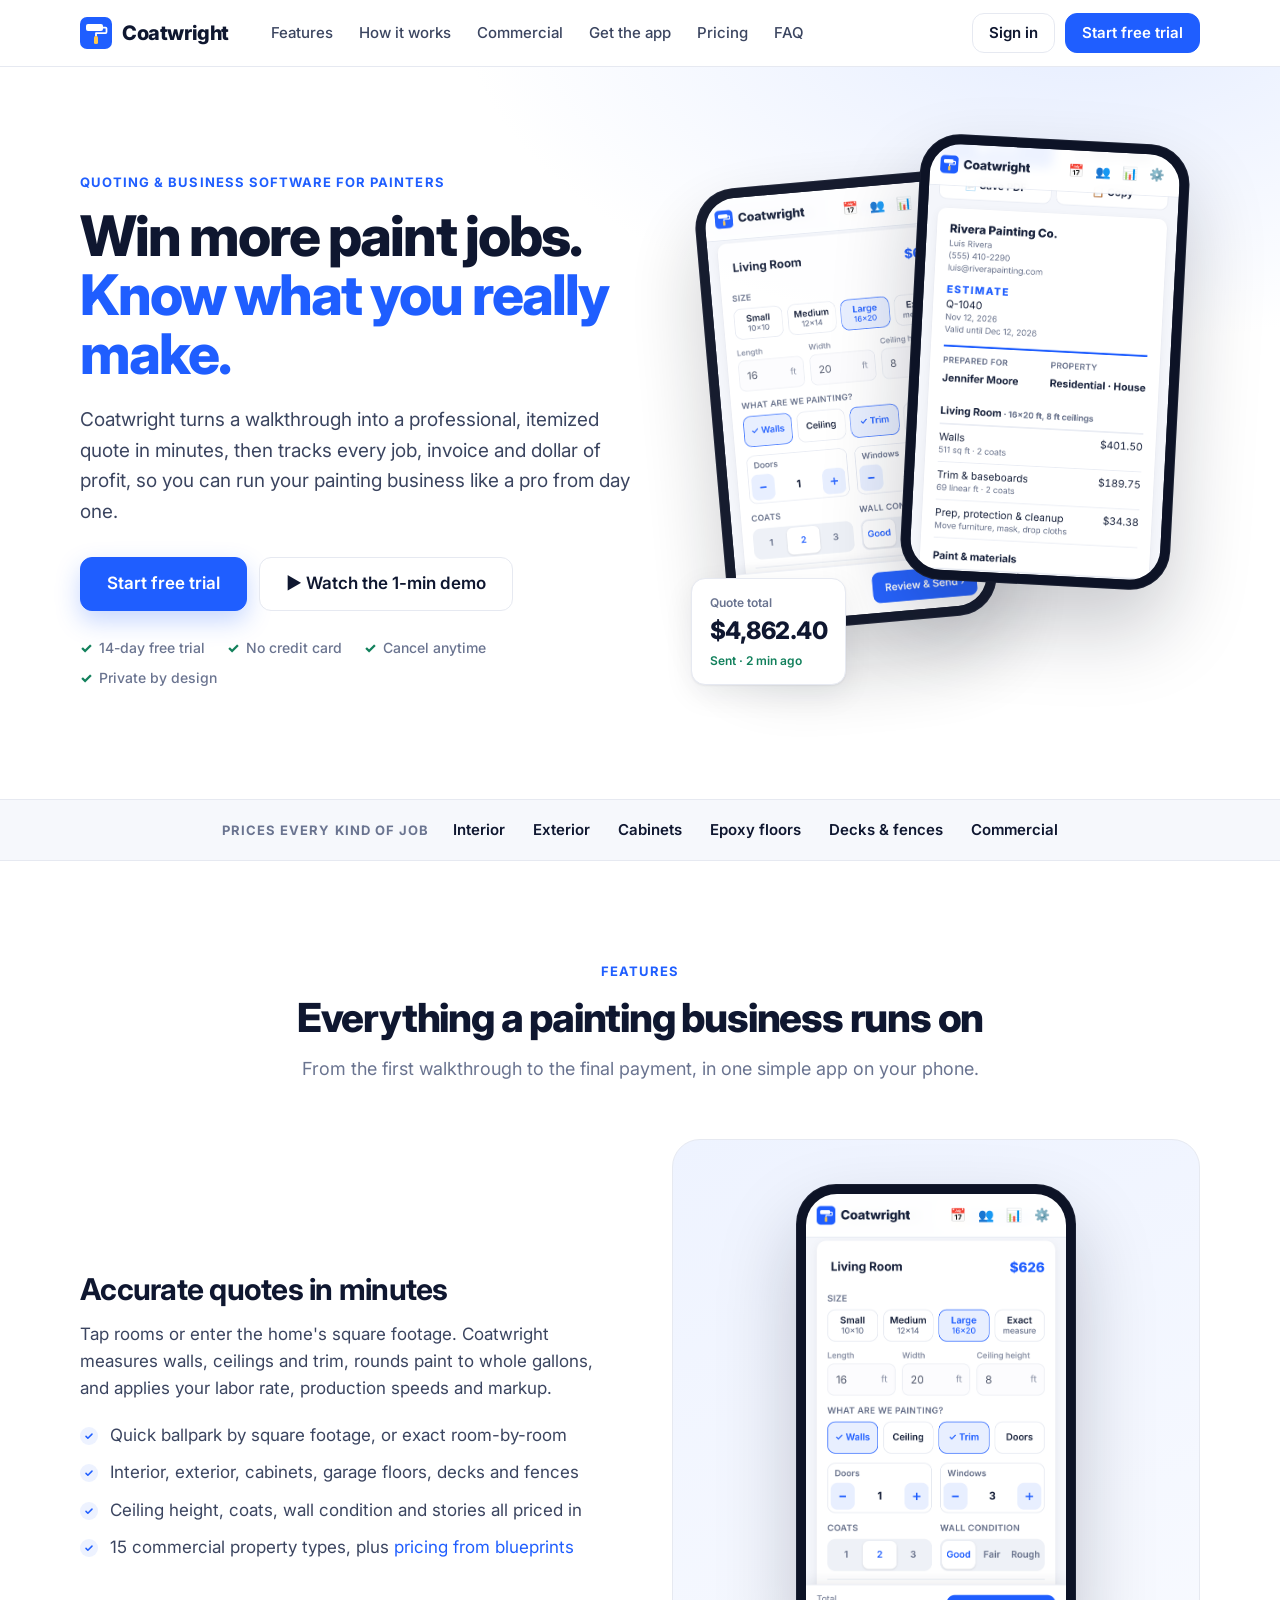
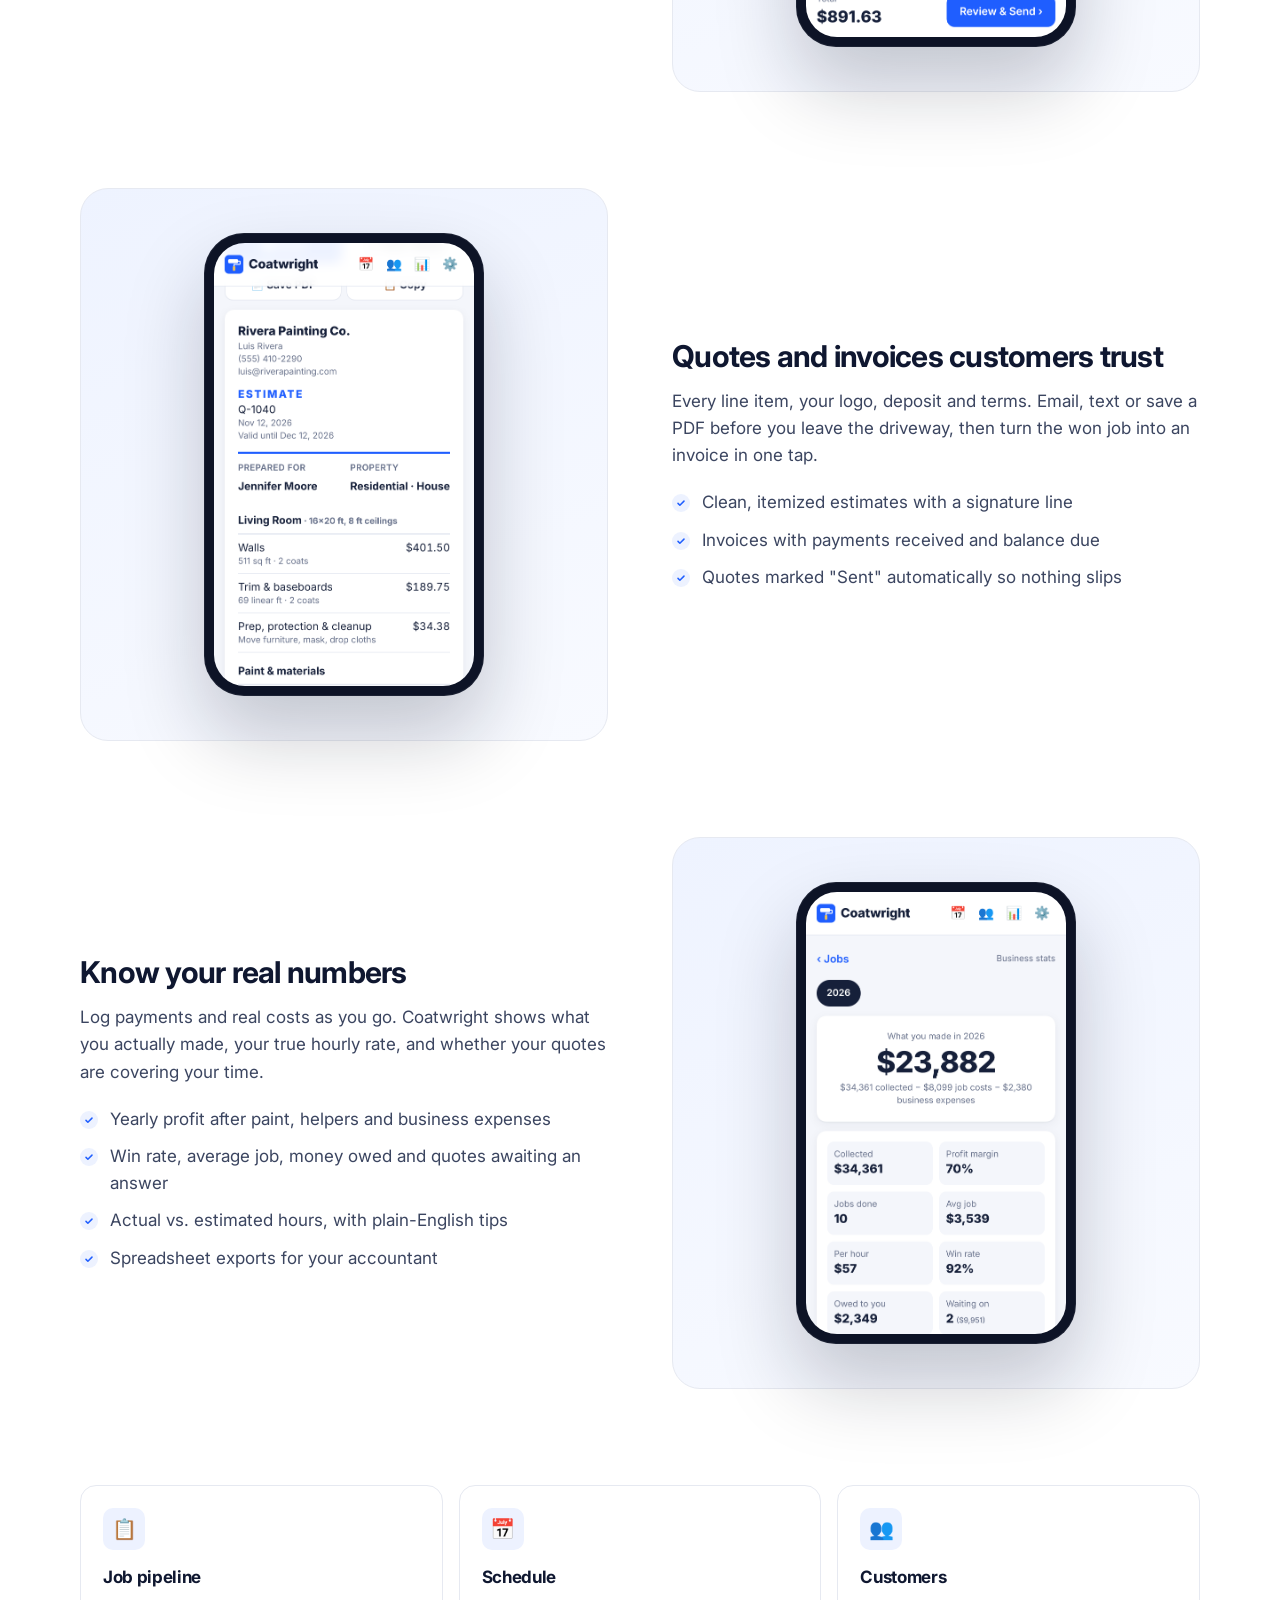
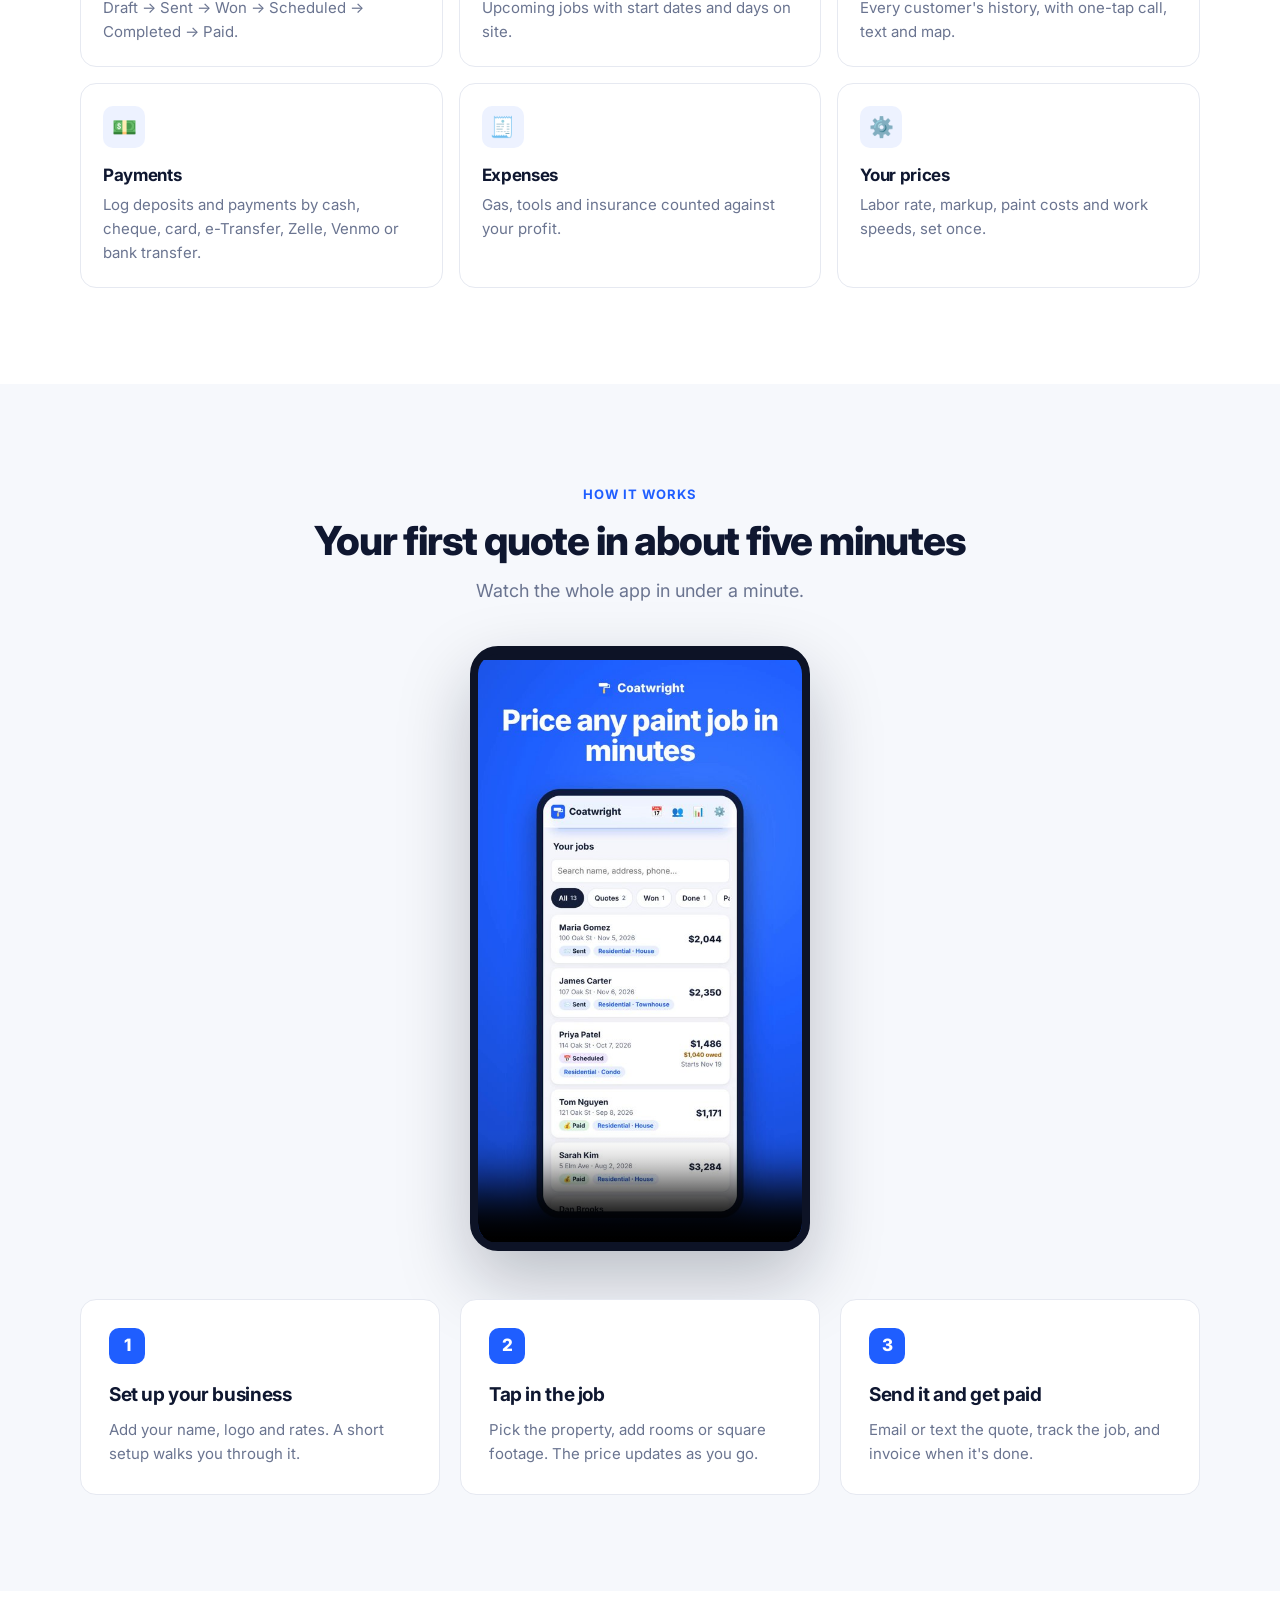
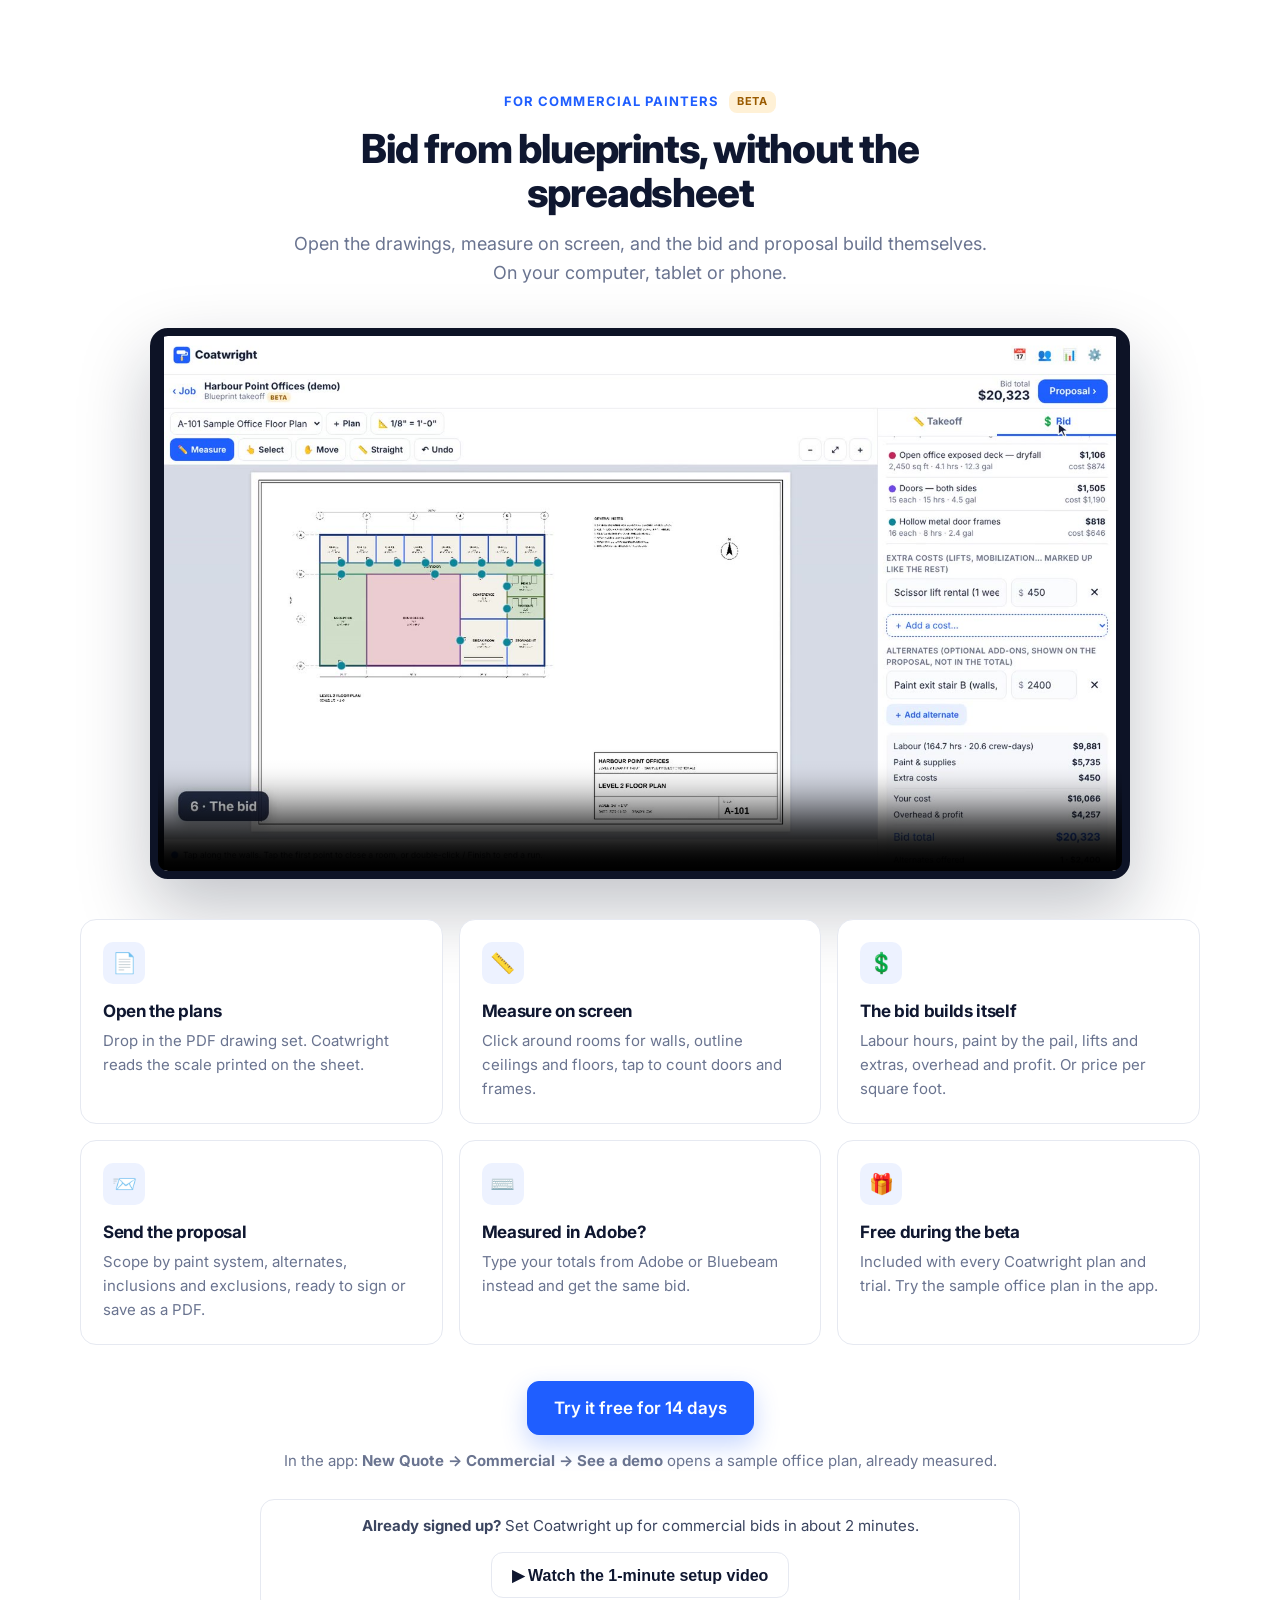
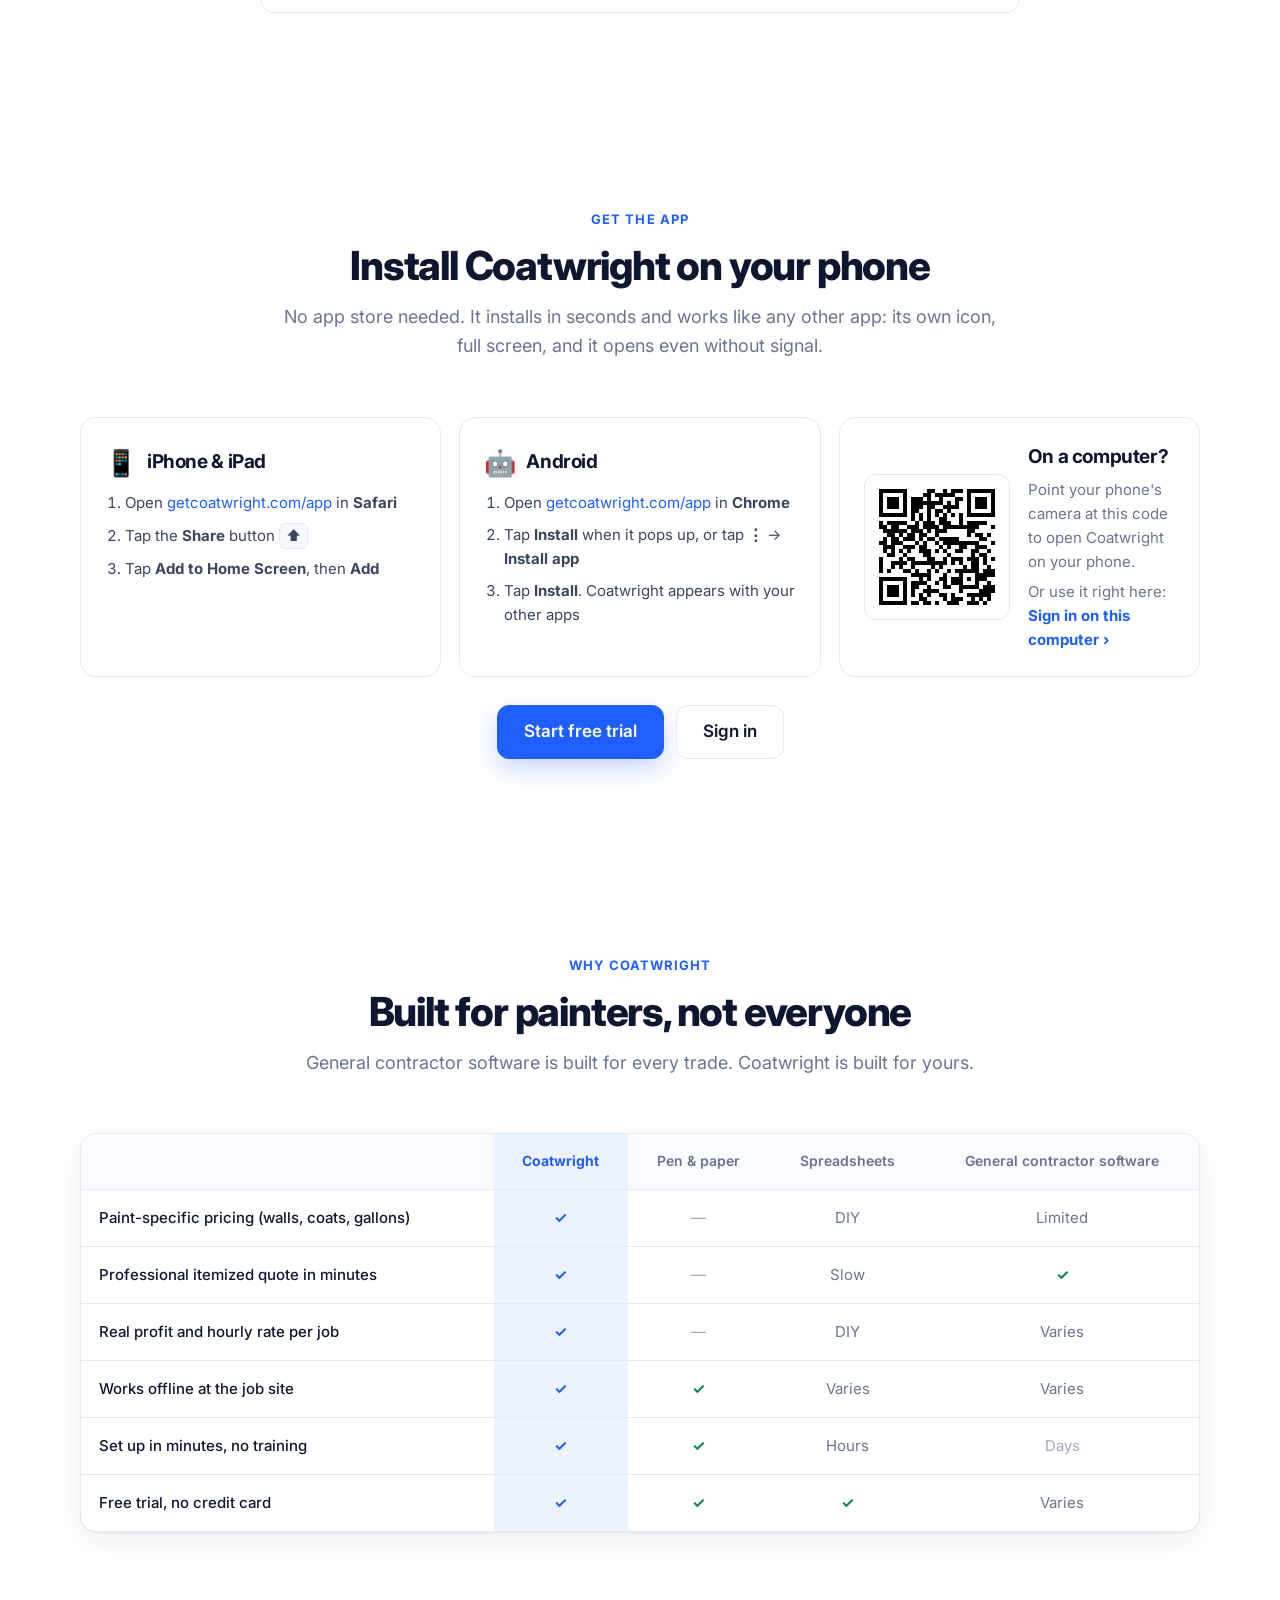
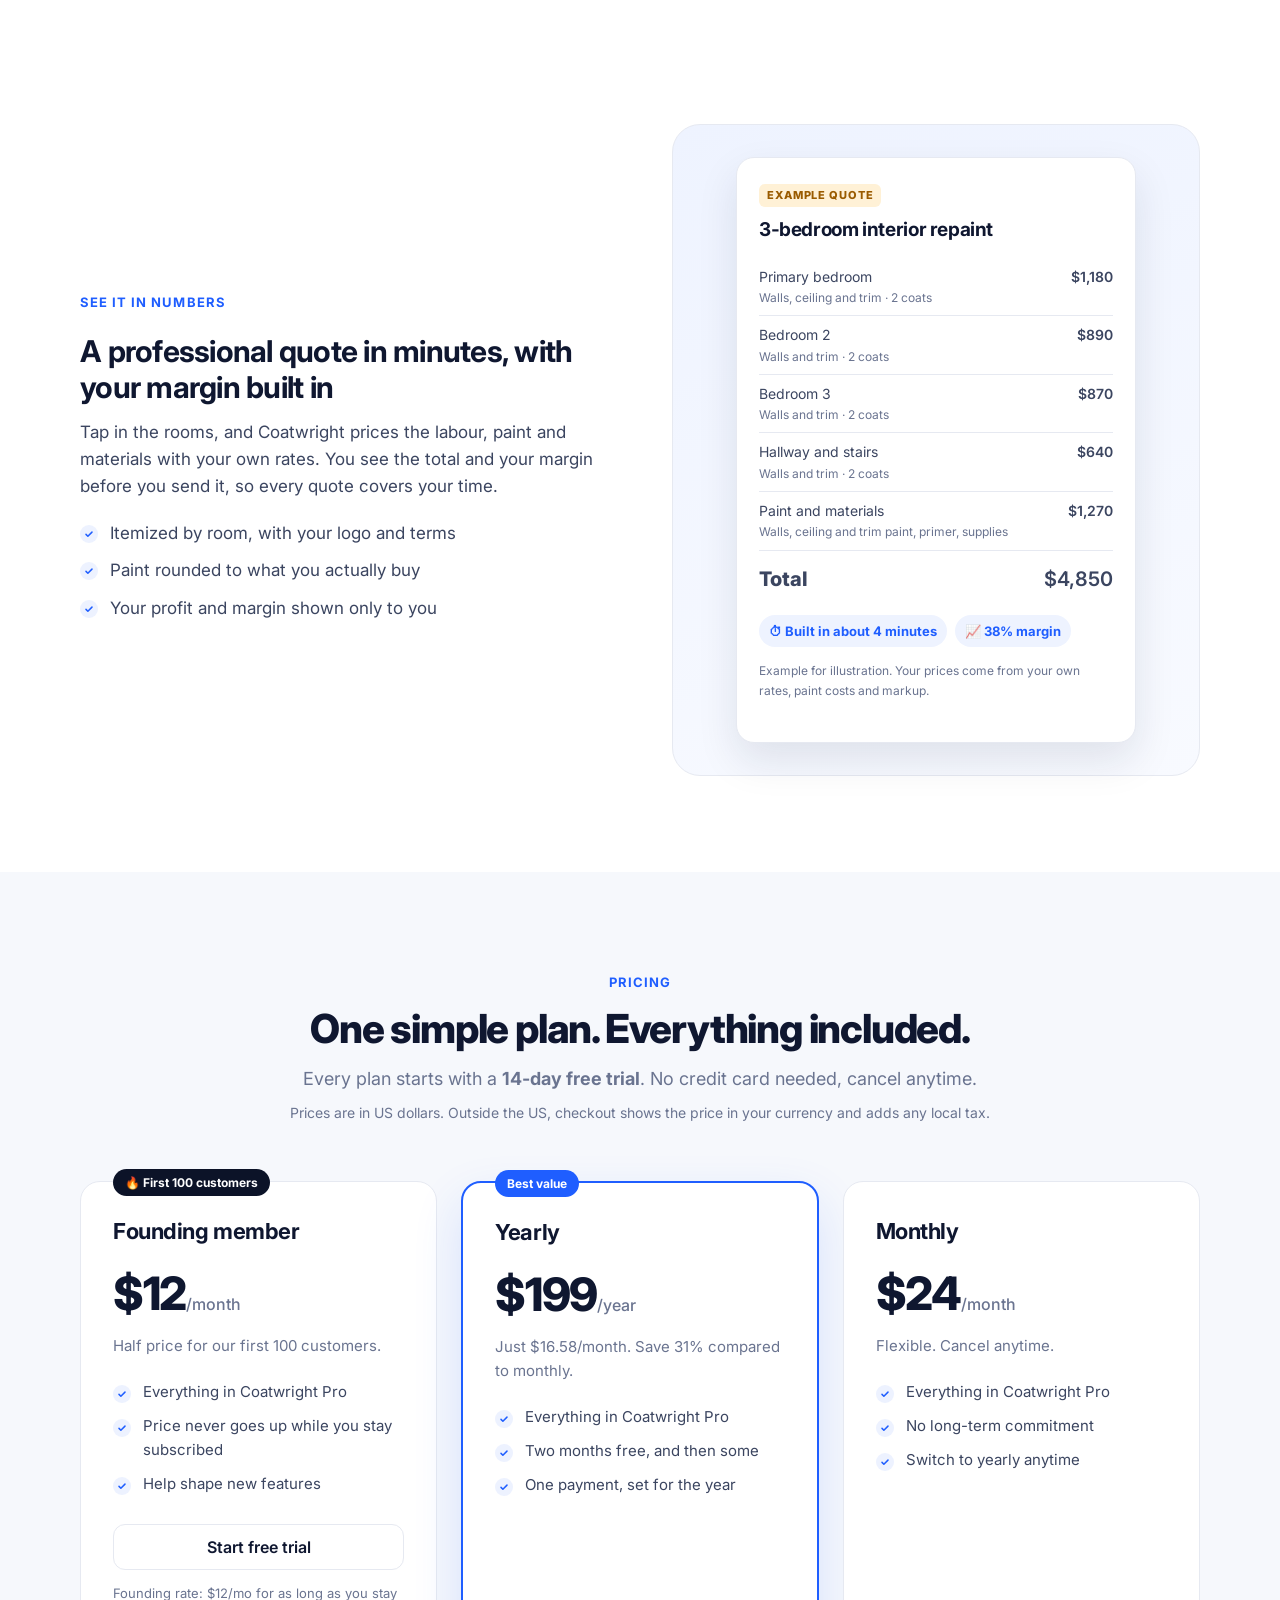
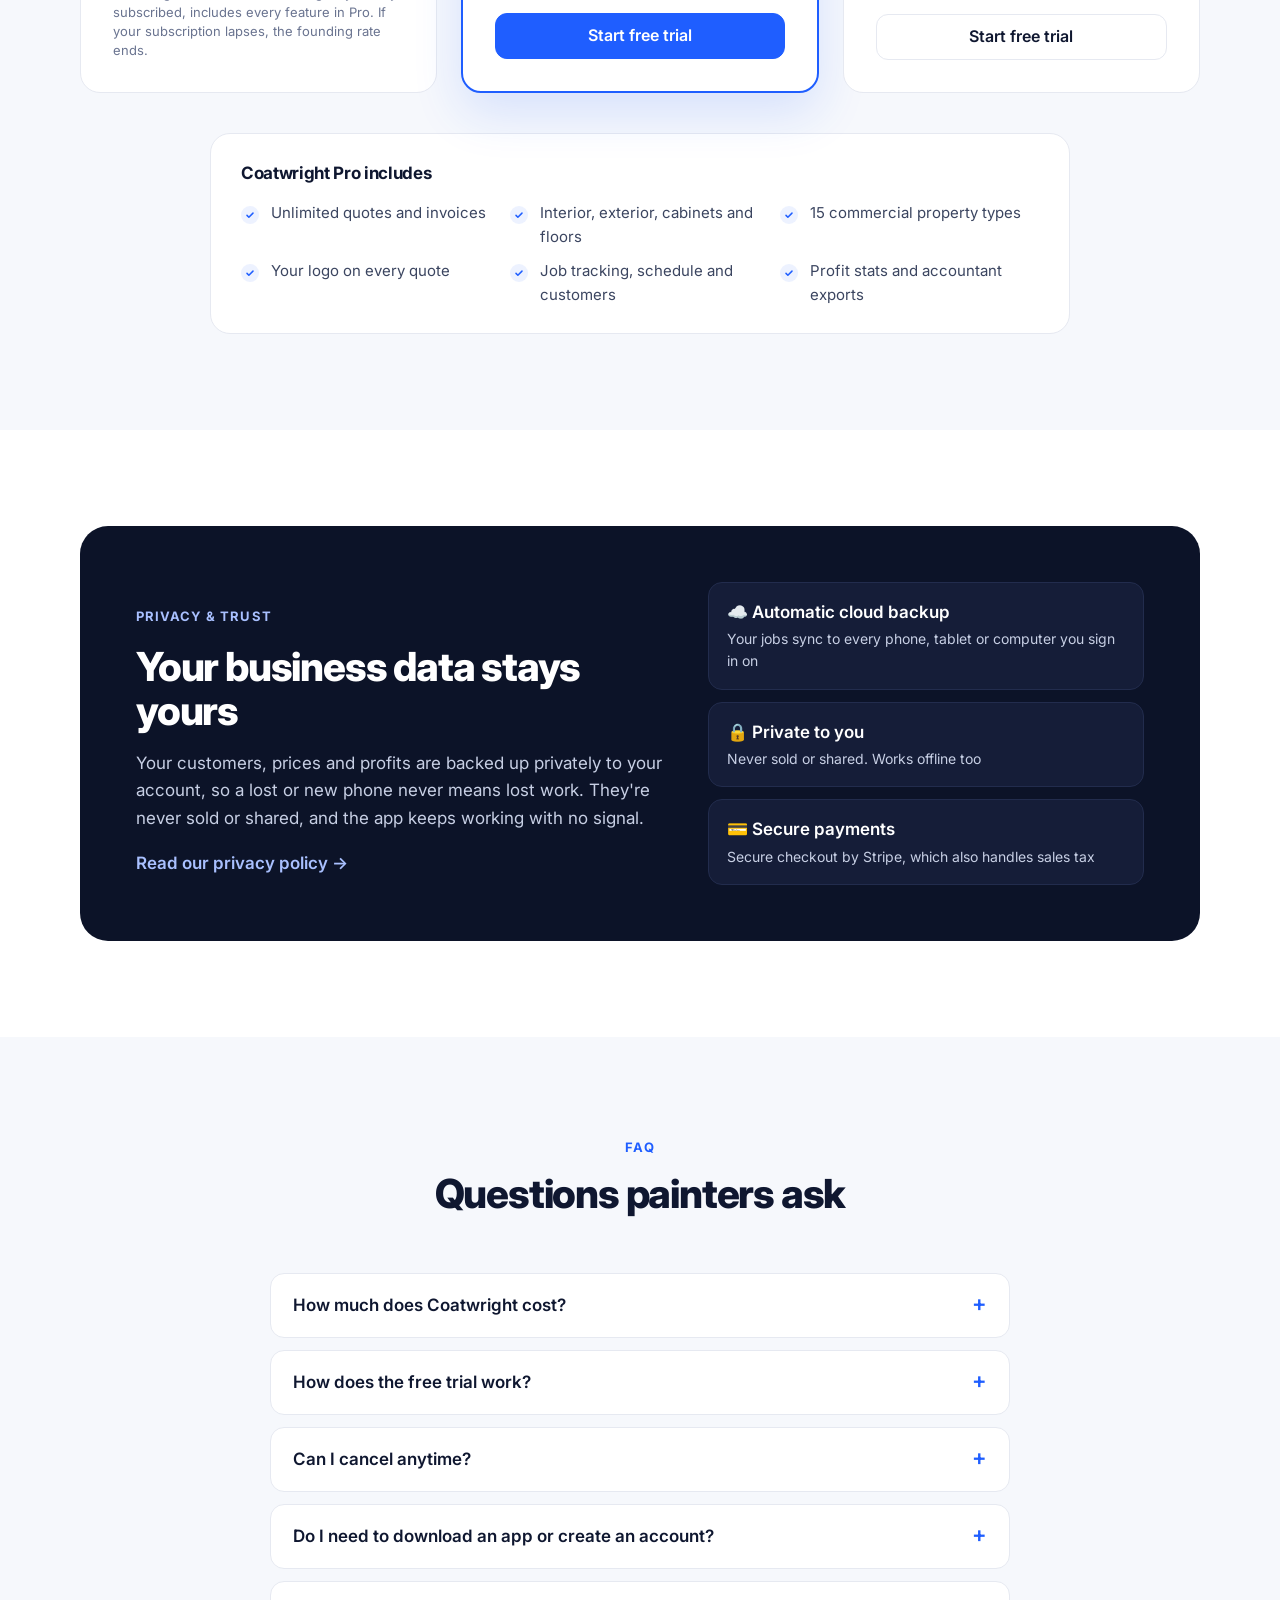
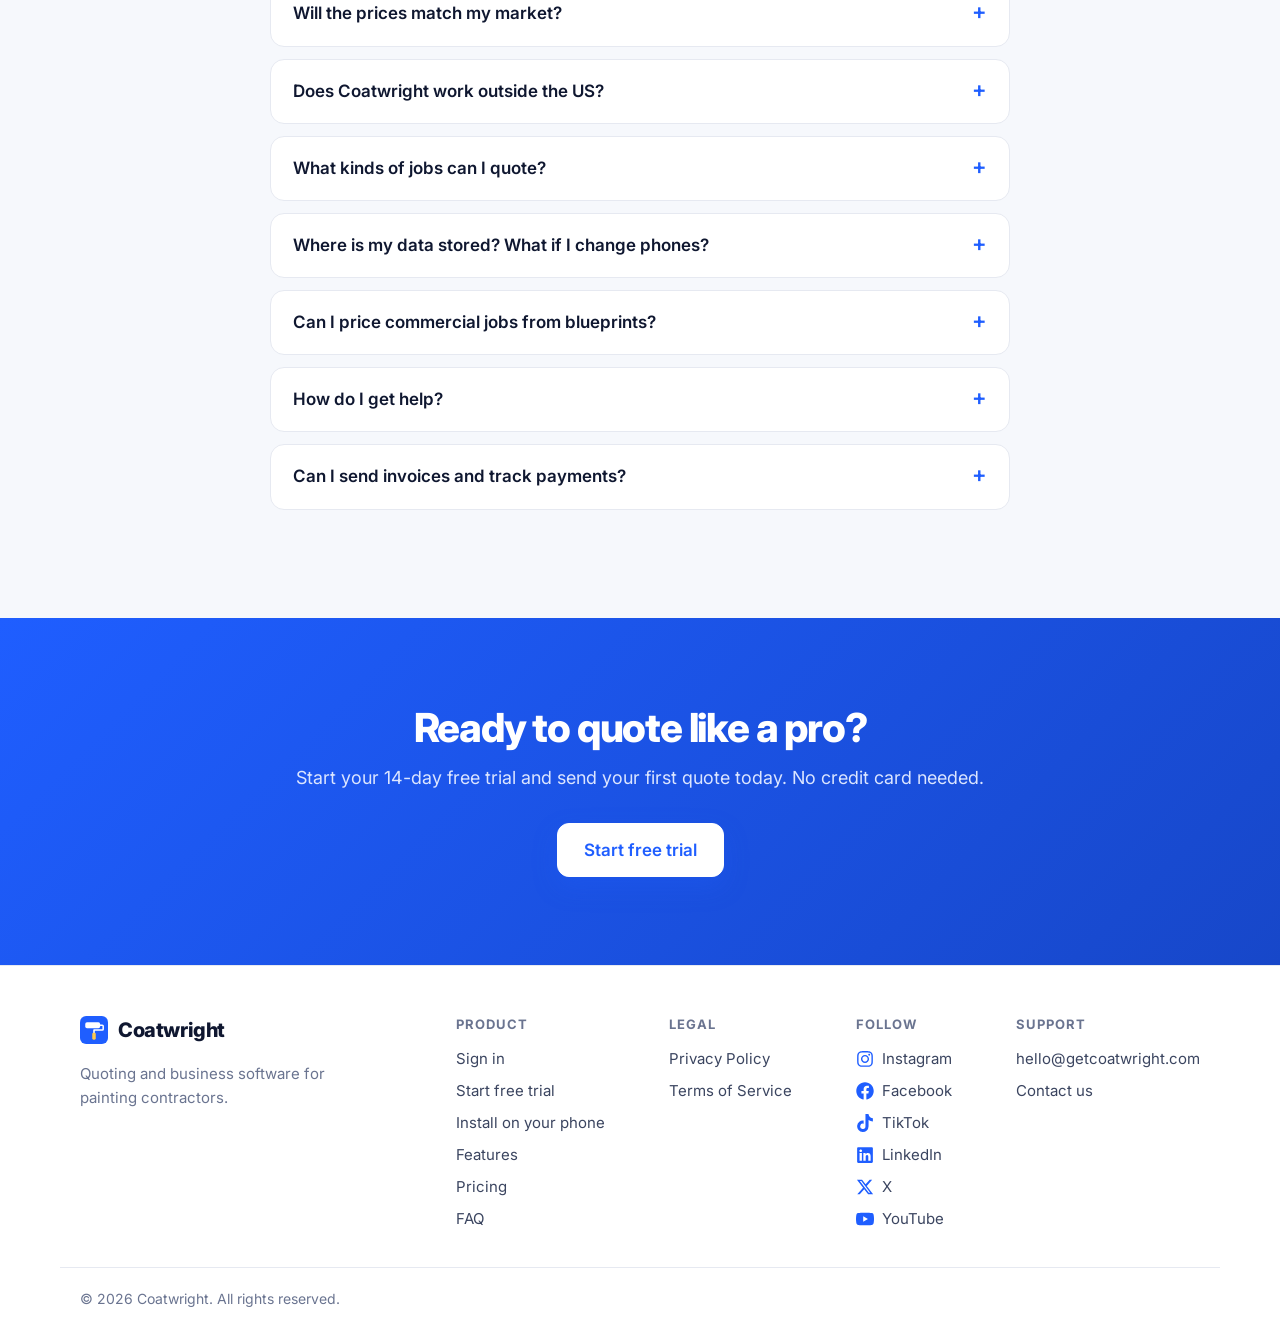
<file: features/index.html>
<!doctype html>
<html lang="en">
<head>
  <meta charset="utf-8">
  <meta name="viewport" content="width=device-width, initial-scale=1">
  <title>Features · Coatwright</title>
  <meta name="robots" content="noindex">
  <link rel="canonical" href="https://getcoatwright.com/#features">
  <meta http-equiv="refresh" content="0; url=/#features">
  <script>location.replace('/#features');</script>
  <style>body{font:16px/1.5 -apple-system,Segoe UI,Roboto,sans-serif;display:grid;place-items:center;min-height:90vh;margin:0;color:#16203a}a{color:#1f5eff;font-weight:600}</style>
</head>
<body>
  <p>Taking you to <a href="/#features">Coatwright features</a>…</p>
</body>
</html>
</file>
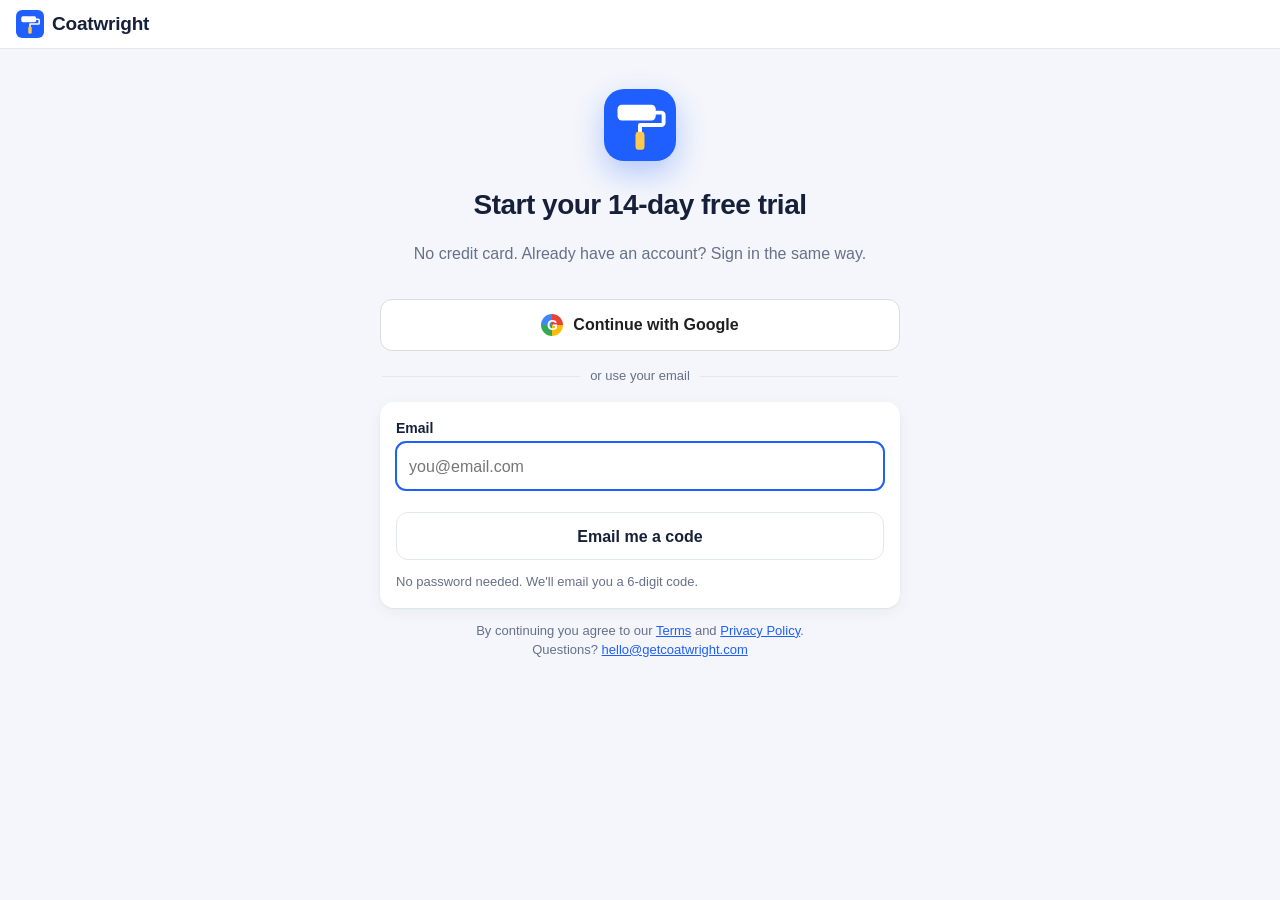
<file: login/index.html>
<!doctype html>
<html lang="en">
<head>
  <meta charset="utf-8">
  <meta name="viewport" content="width=device-width, initial-scale=1">
  <title>Sign in · Coatwright</title>
  <meta name="robots" content="noindex">
  <link rel="canonical" href="https://getcoatwright.com/app/">
  <meta http-equiv="refresh" content="0; url=/app/">
  <script>location.replace('/app/');</script>
  <style>body{font:16px/1.5 -apple-system,Segoe UI,Roboto,sans-serif;display:grid;place-items:center;min-height:90vh;margin:0;color:#16203a}a{color:#1f5eff;font-weight:600}</style>
</head>
<body>
  <p>Taking you to <a href="/app/">the Coatwright app to sign in</a>…</p>
</body>
</html>
</file>
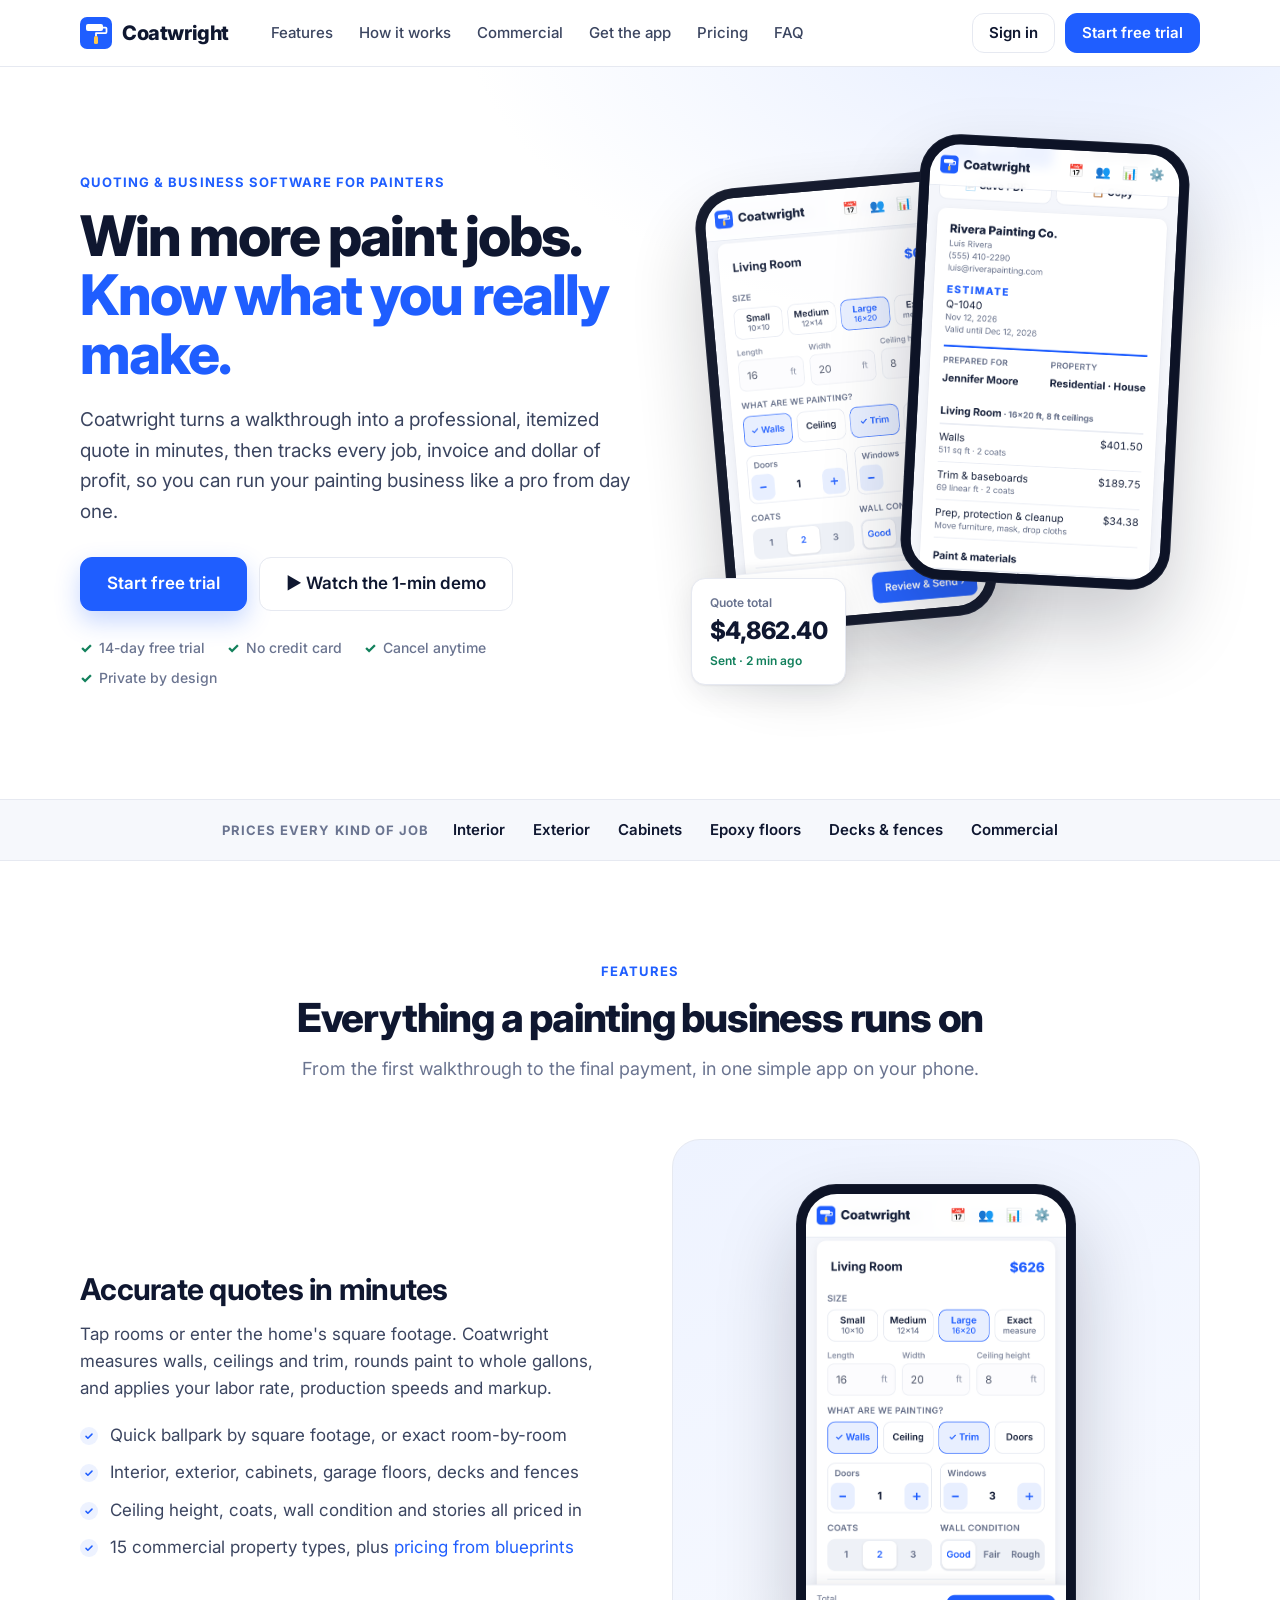
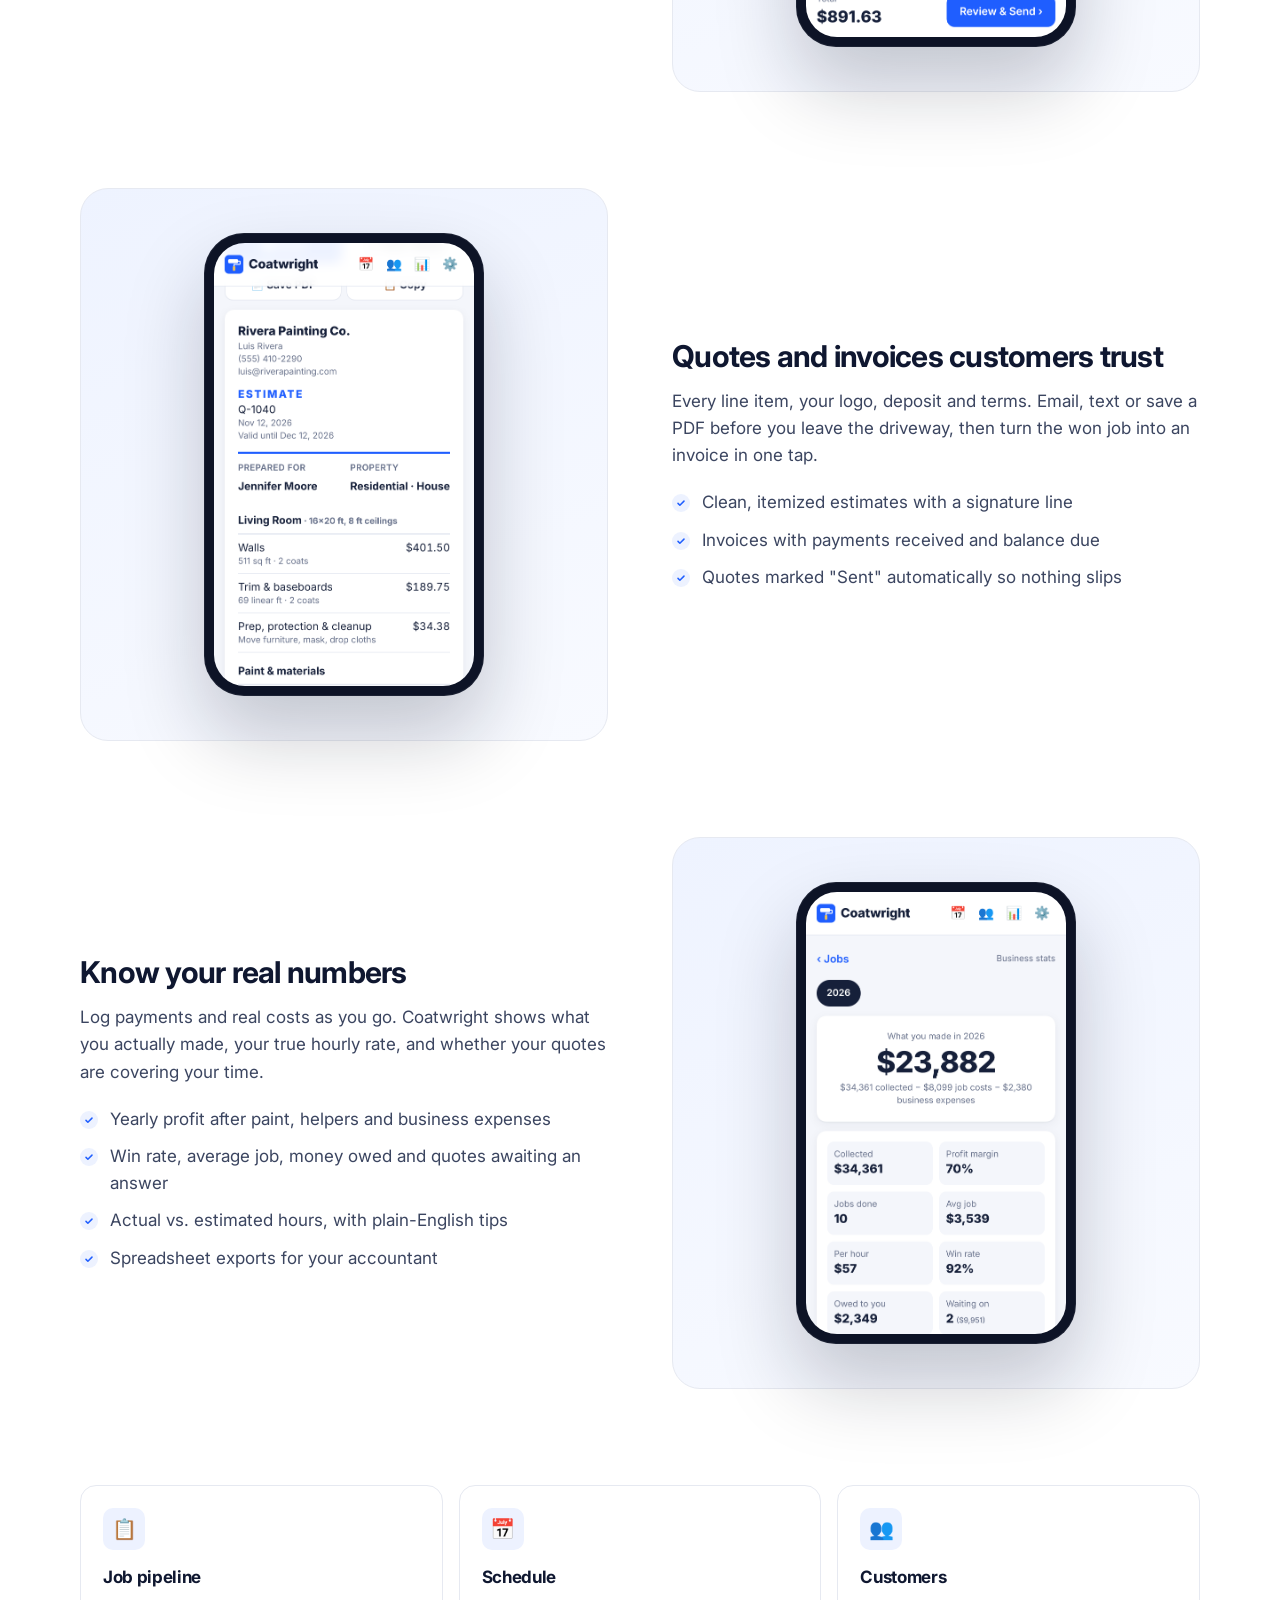
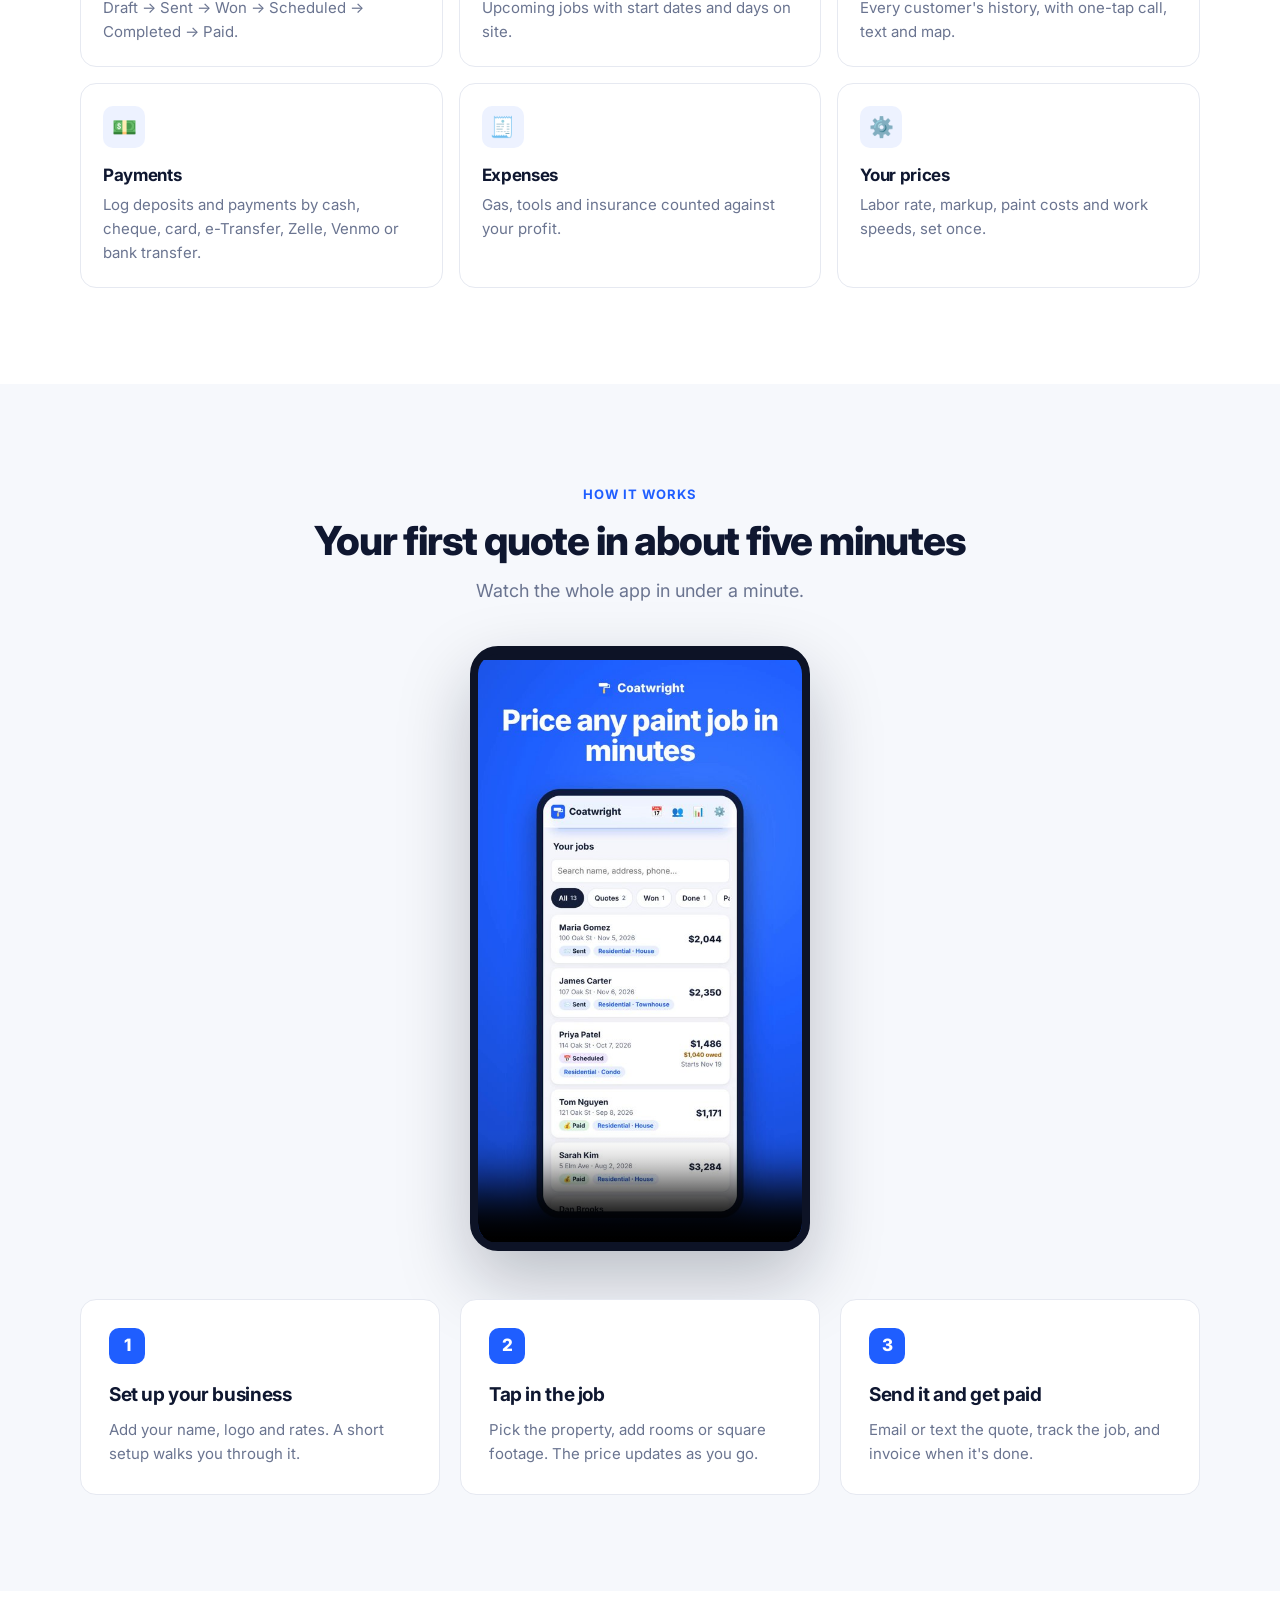
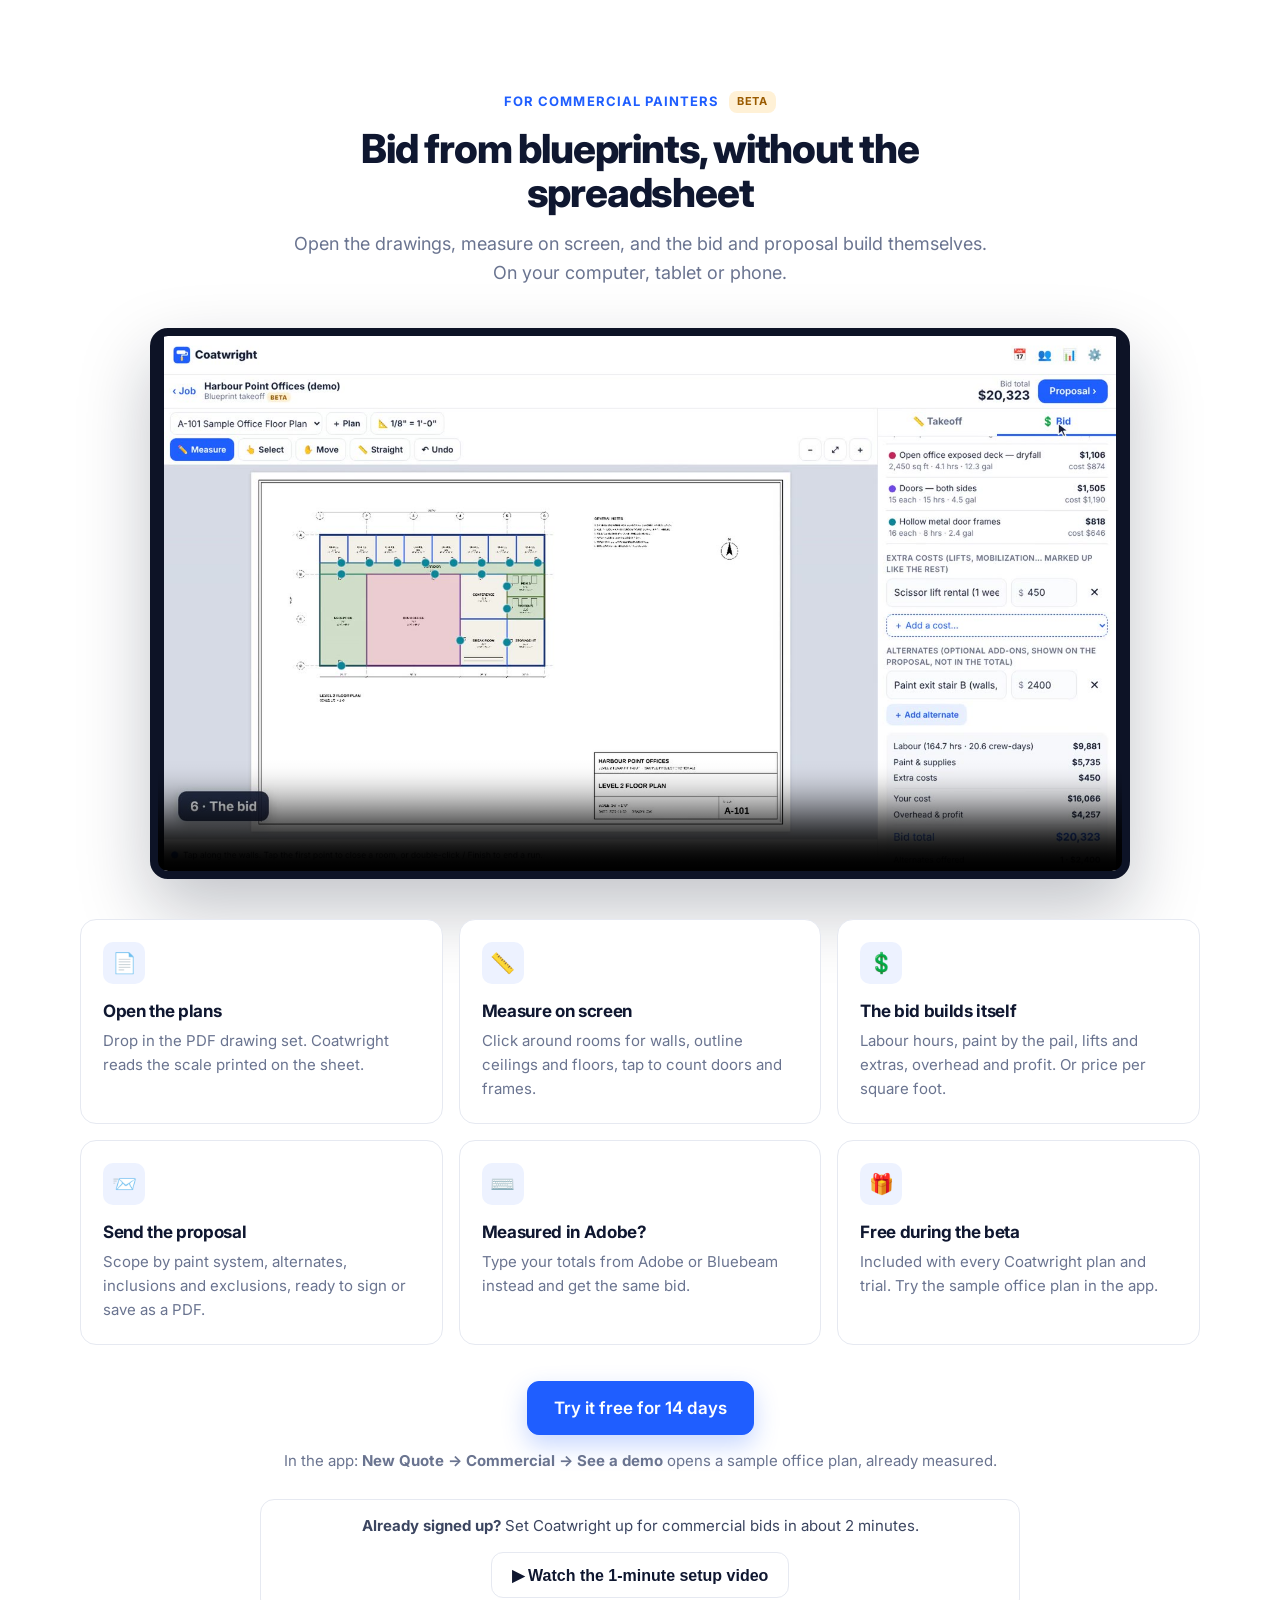
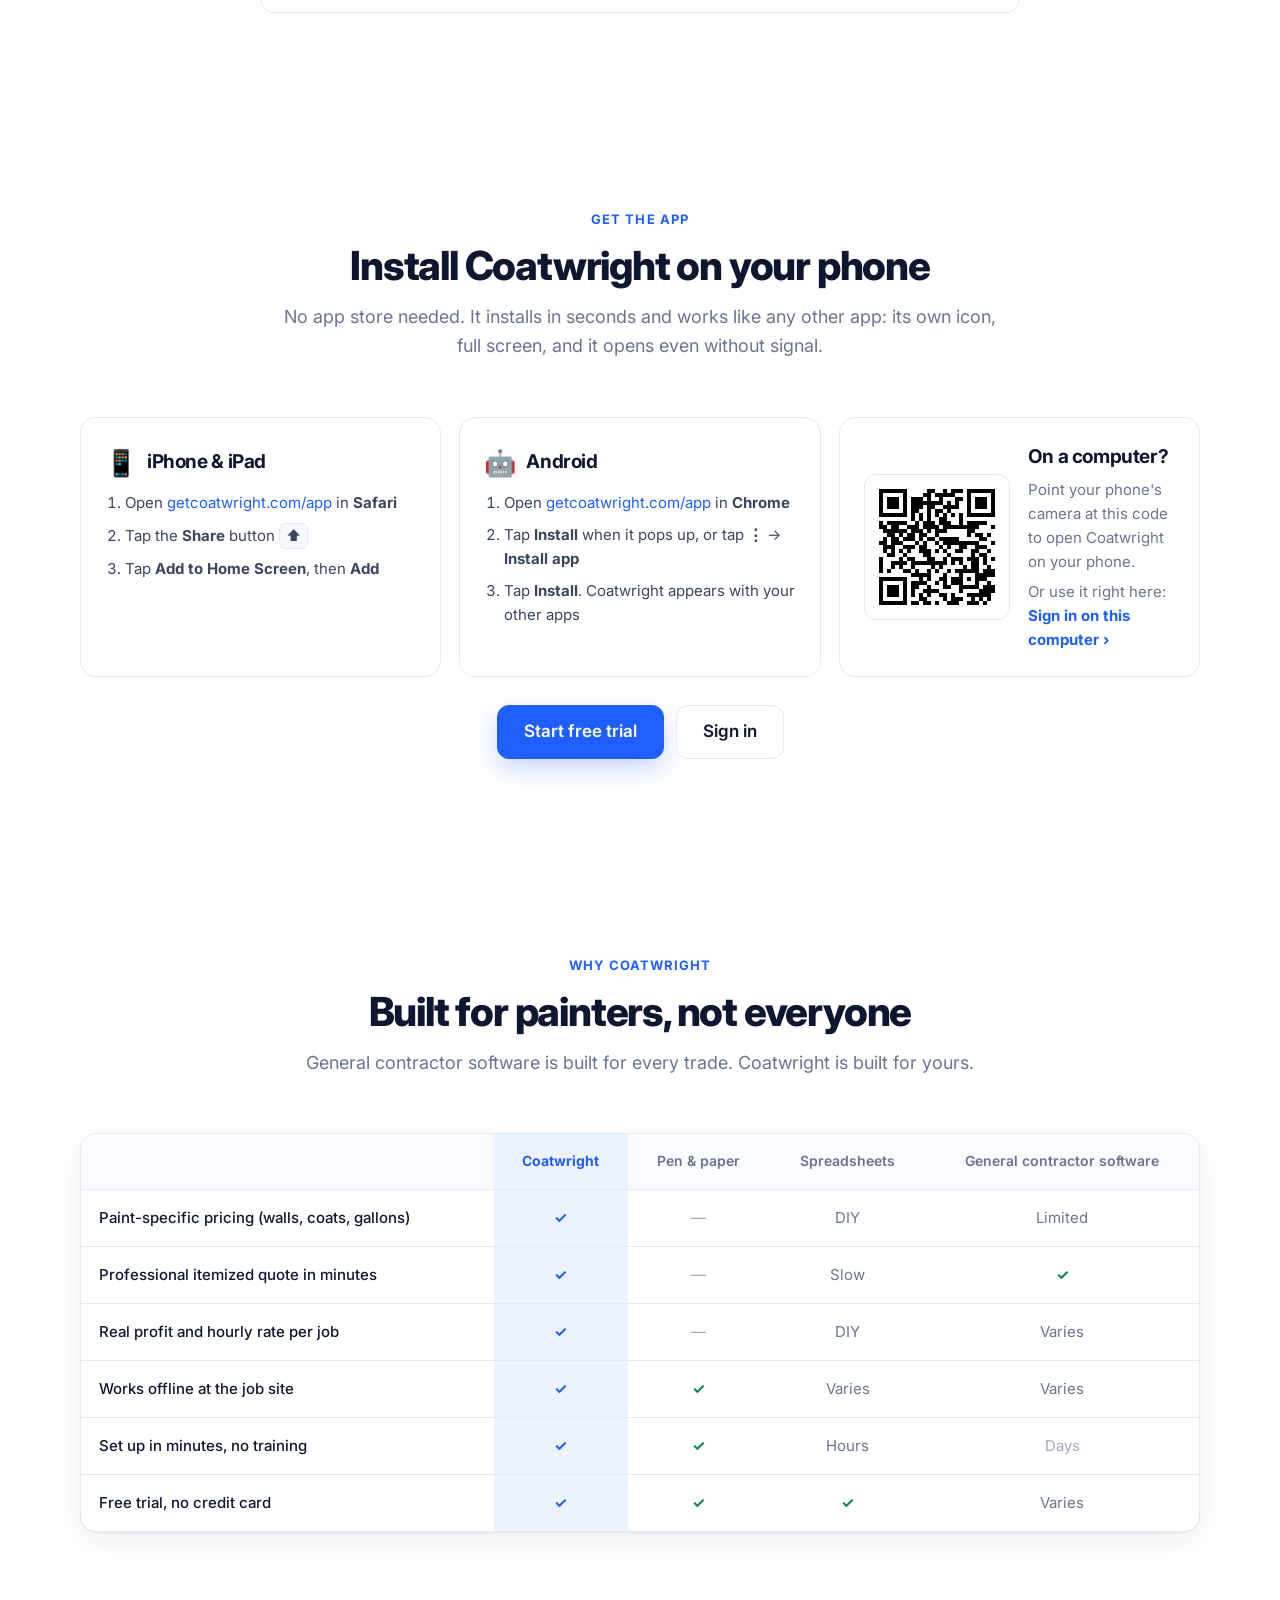
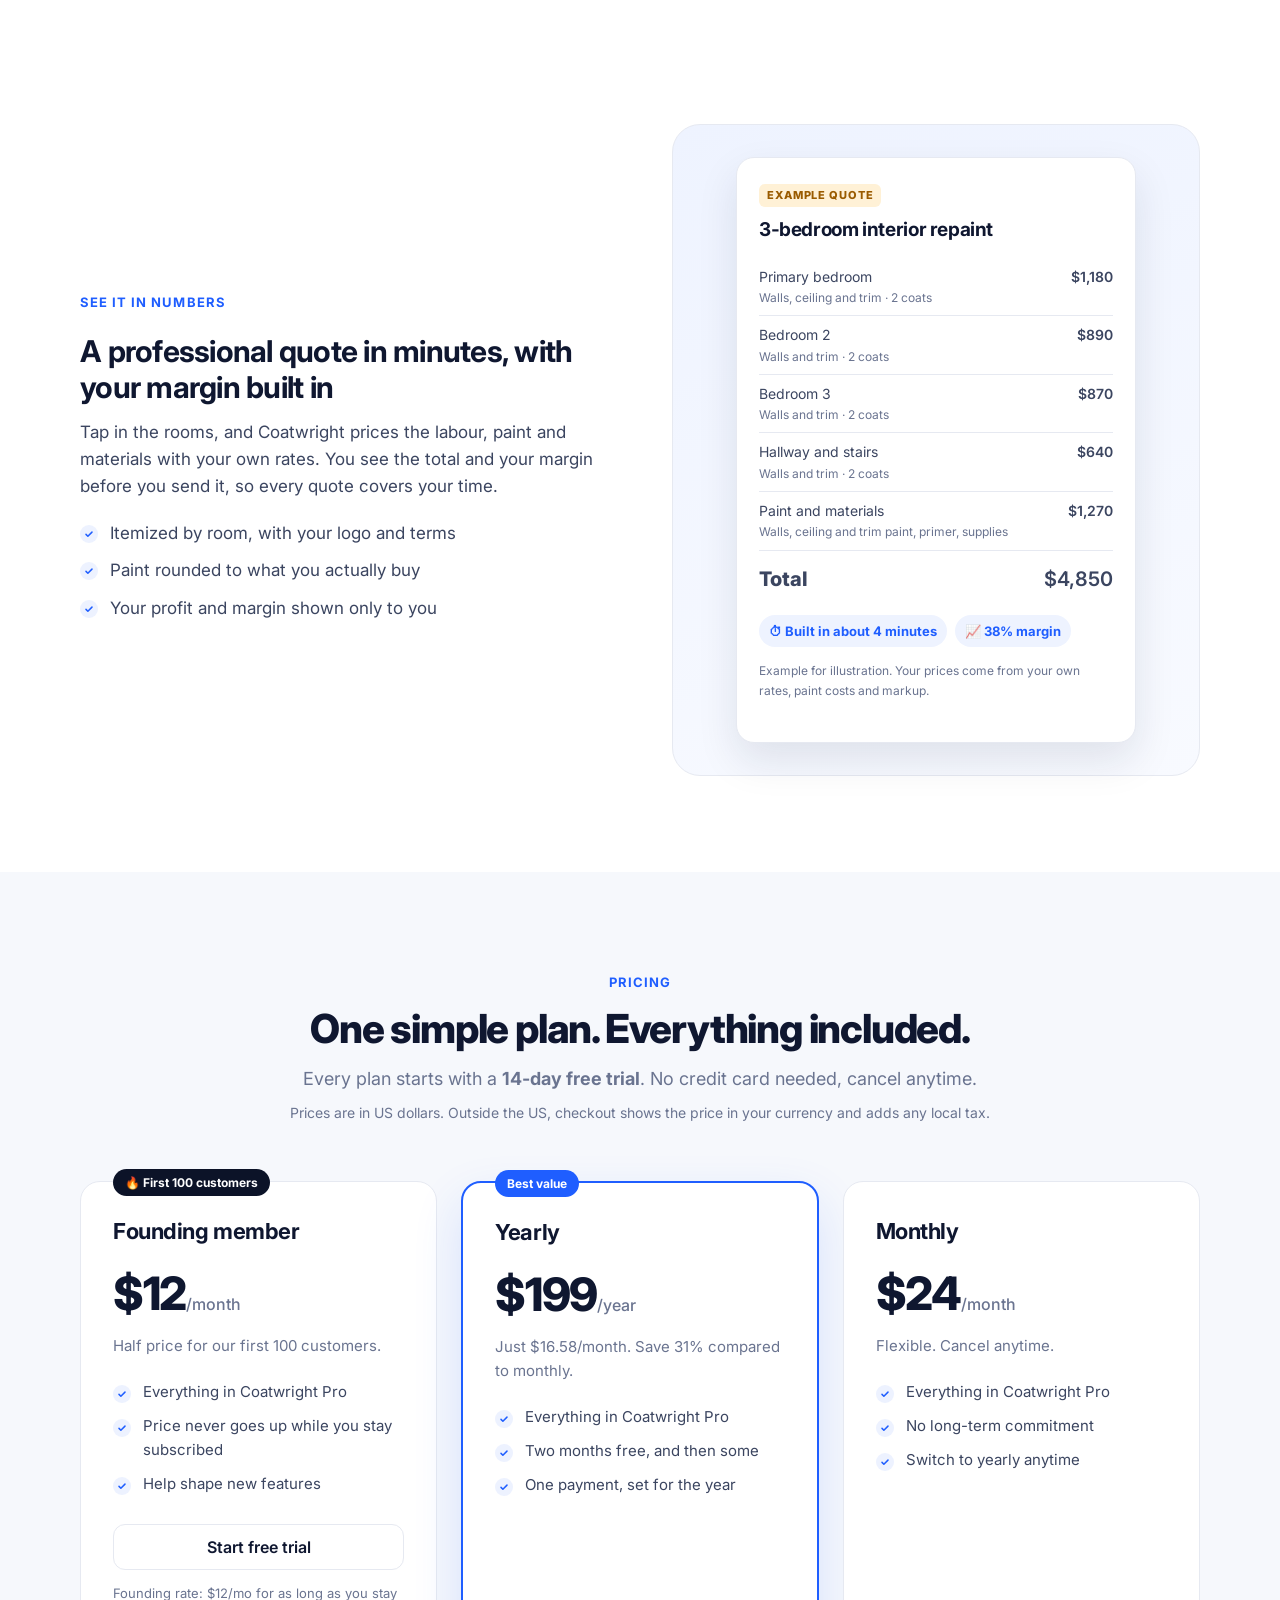
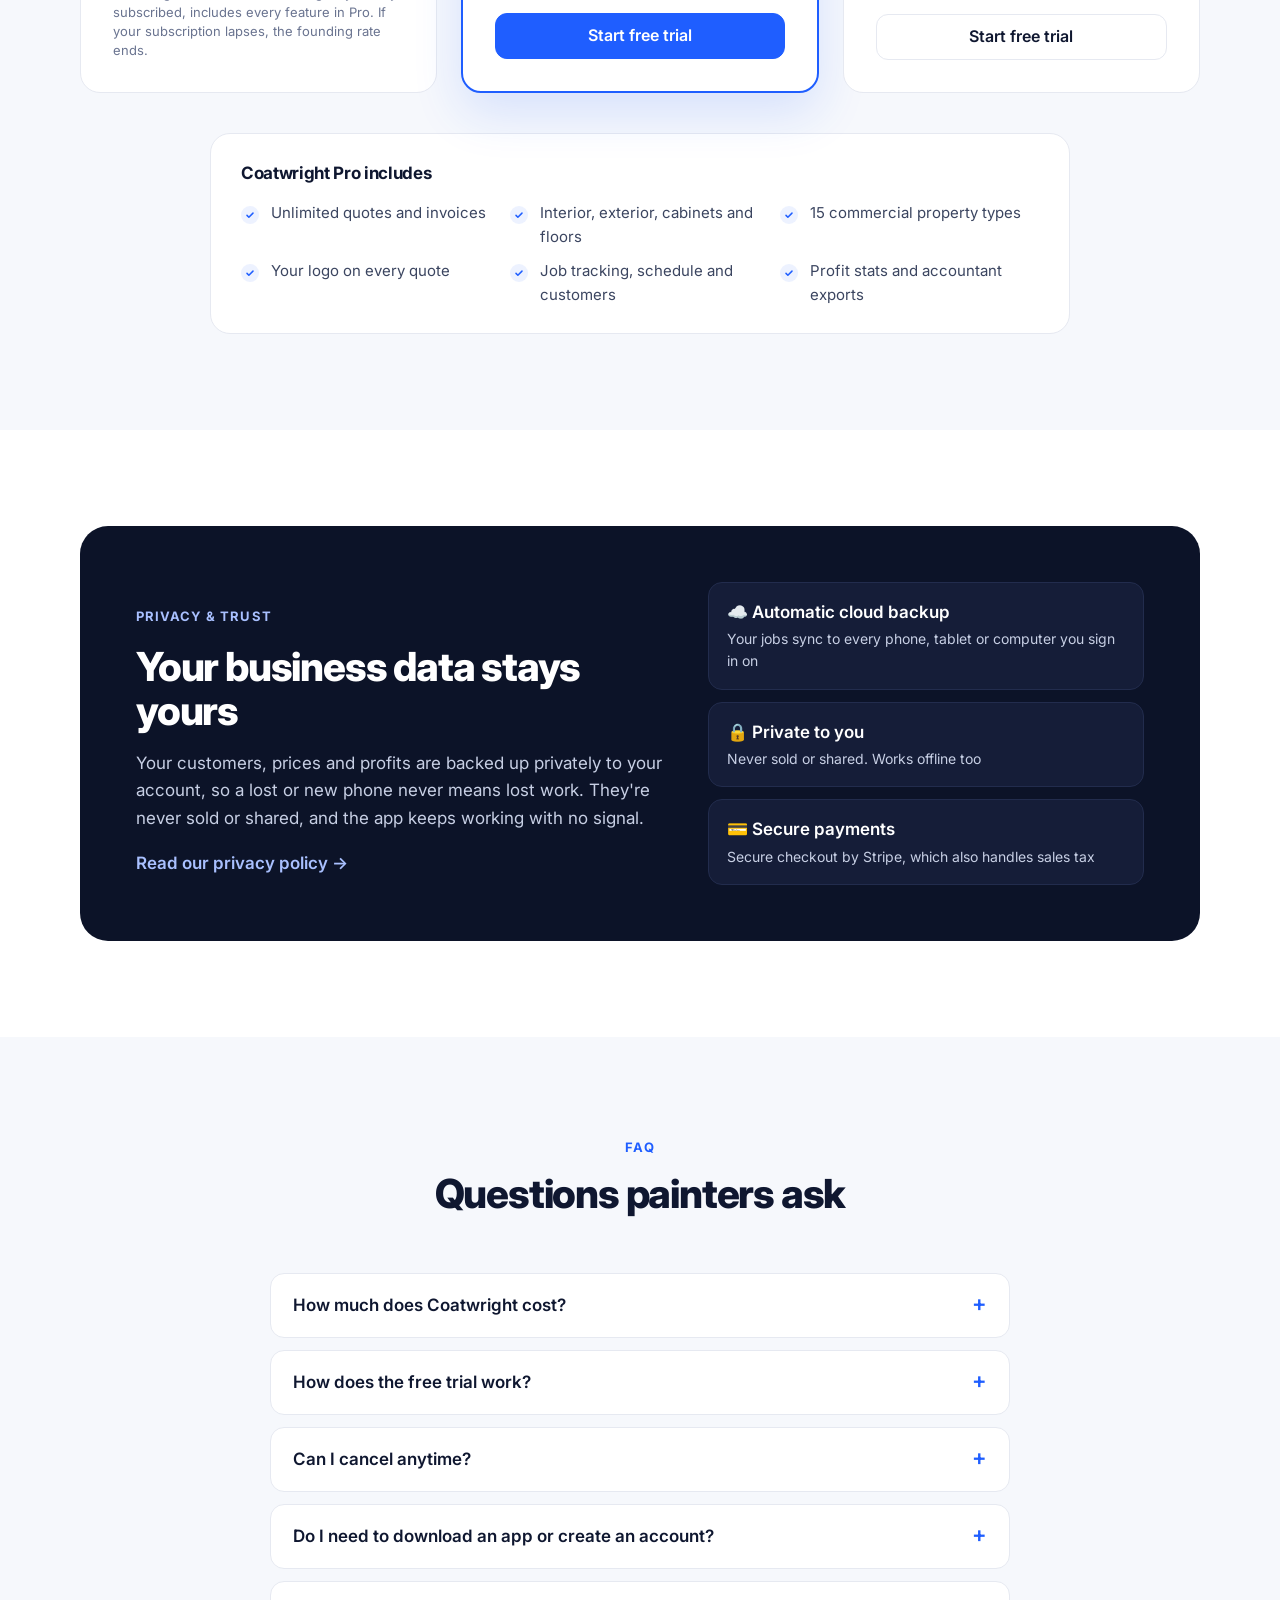
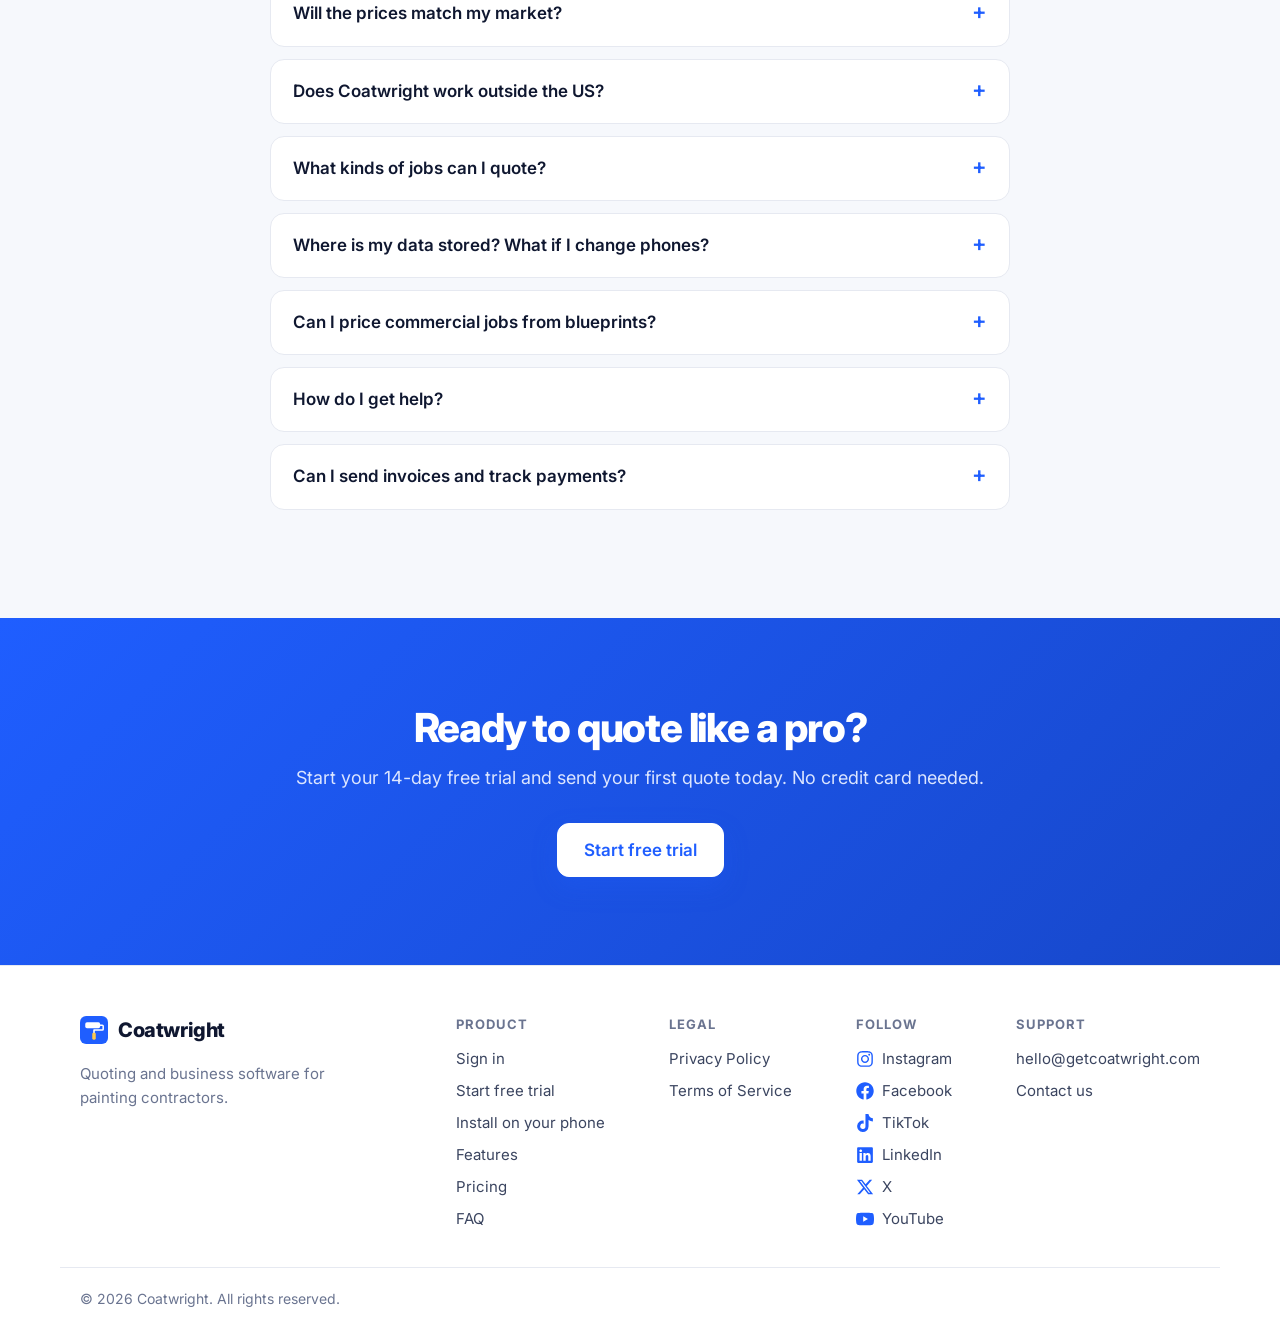
<file: pricing/index.html>
<!doctype html>
<html lang="en">
<head>
  <meta charset="utf-8">
  <meta name="viewport" content="width=device-width, initial-scale=1">
  <title>Pricing · Coatwright</title>
  <meta name="robots" content="noindex">
  <link rel="canonical" href="https://getcoatwright.com/#pricing">
  <meta http-equiv="refresh" content="0; url=/#pricing">
  <script>location.replace('/#pricing');</script>
  <style>body{font:16px/1.5 -apple-system,Segoe UI,Roboto,sans-serif;display:grid;place-items:center;min-height:90vh;margin:0;color:#16203a}a{color:#1f5eff;font-weight:600}</style>
</head>
<body>
  <p>Taking you to <a href="/#pricing">Coatwright pricing</a>…</p>
</body>
</html>
</file>
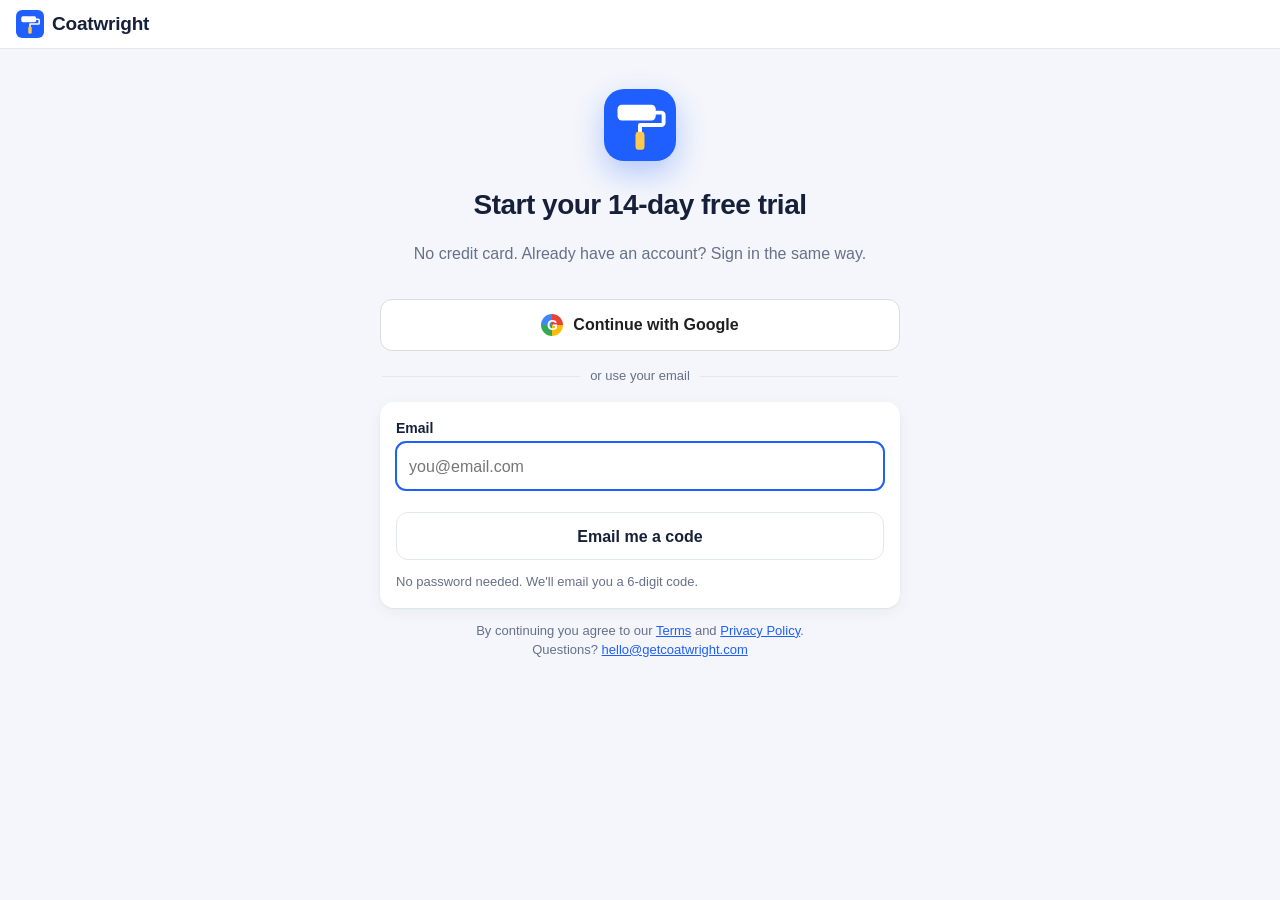
<file: signup/index.html>
<!doctype html>
<html lang="en">
<head>
  <meta charset="utf-8">
  <meta name="viewport" content="width=device-width, initial-scale=1">
  <title>Start your free trial · Coatwright</title>
  <meta name="robots" content="noindex">
  <link rel="canonical" href="https://getcoatwright.com/app/">
  <meta http-equiv="refresh" content="0; url=/app/">
  <script>location.replace('/app/');</script>
  <style>body{font:16px/1.5 -apple-system,Segoe UI,Roboto,sans-serif;display:grid;place-items:center;min-height:90vh;margin:0;color:#16203a}a{color:#1f5eff;font-weight:600}</style>
</head>
<body>
  <p>Taking you to <a href="/app/">the Coatwright app to start your free trial</a>…</p>
</body>
</html>
</file>
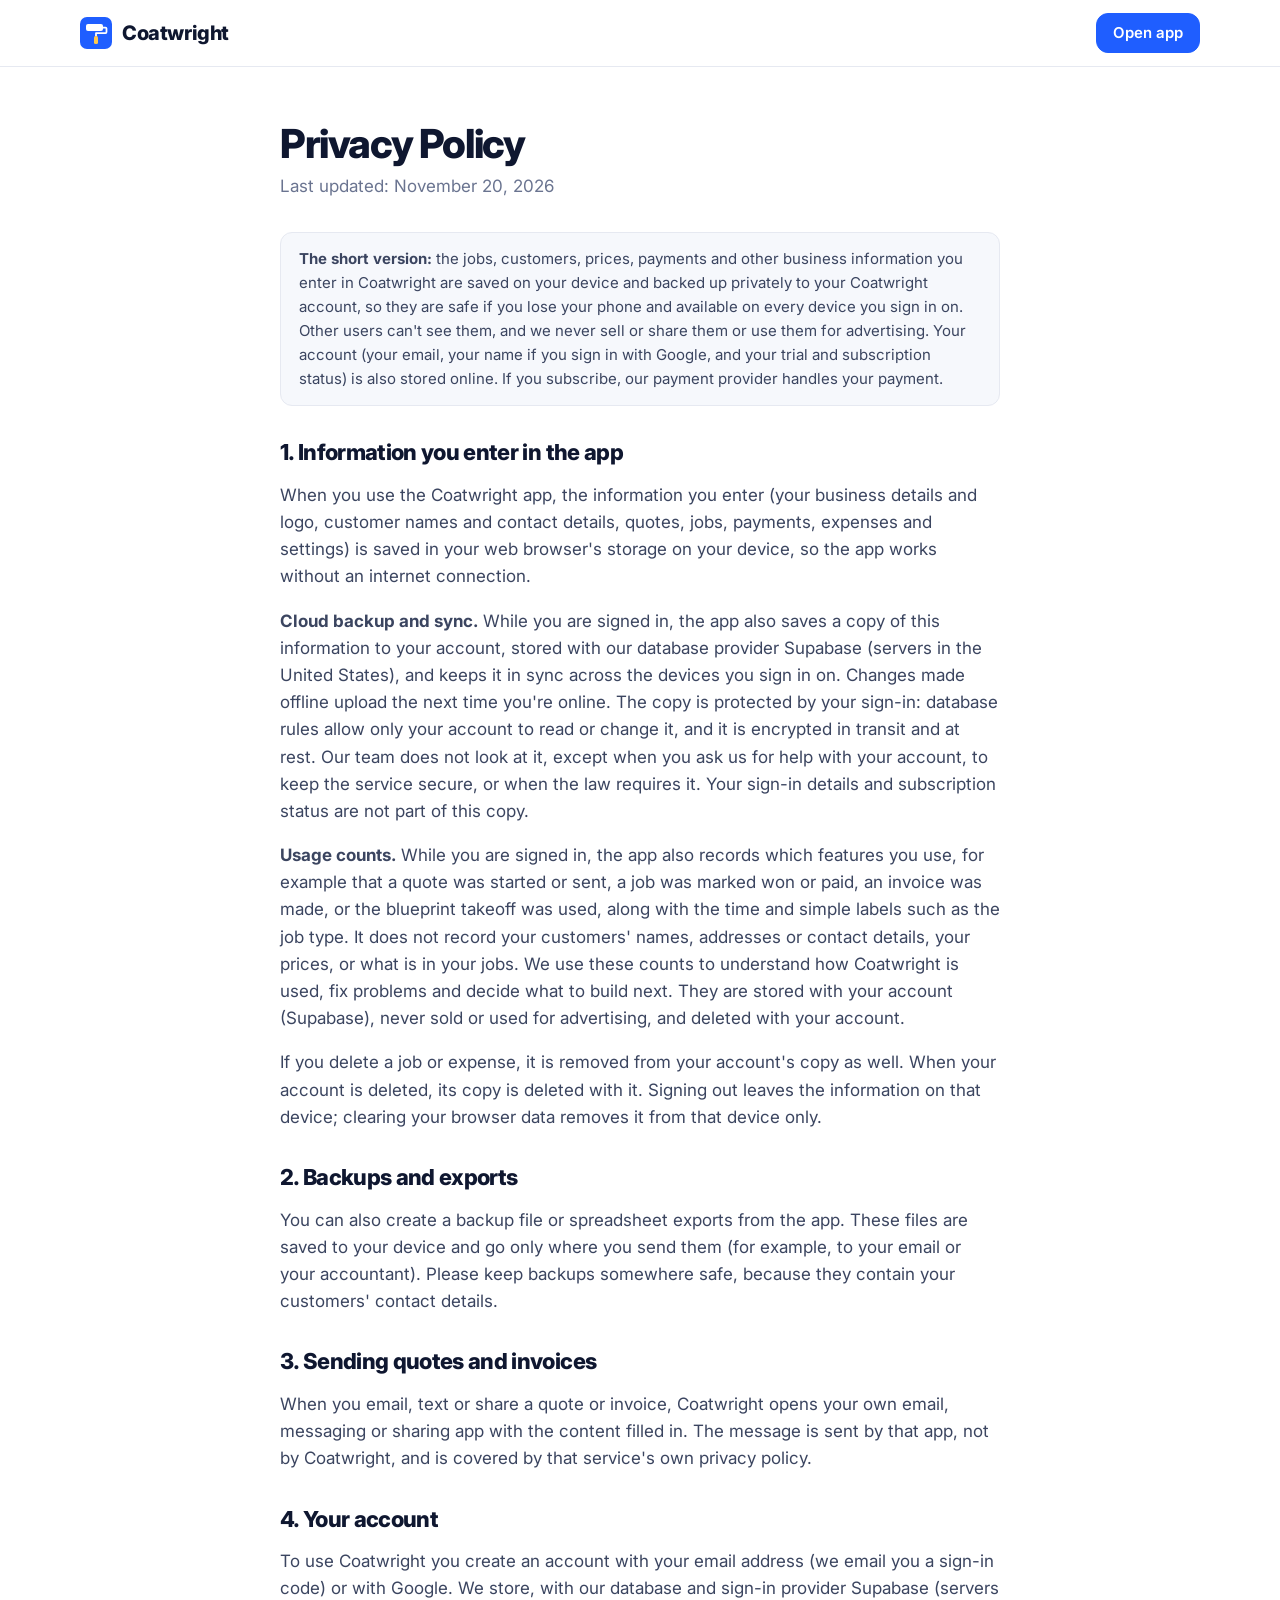
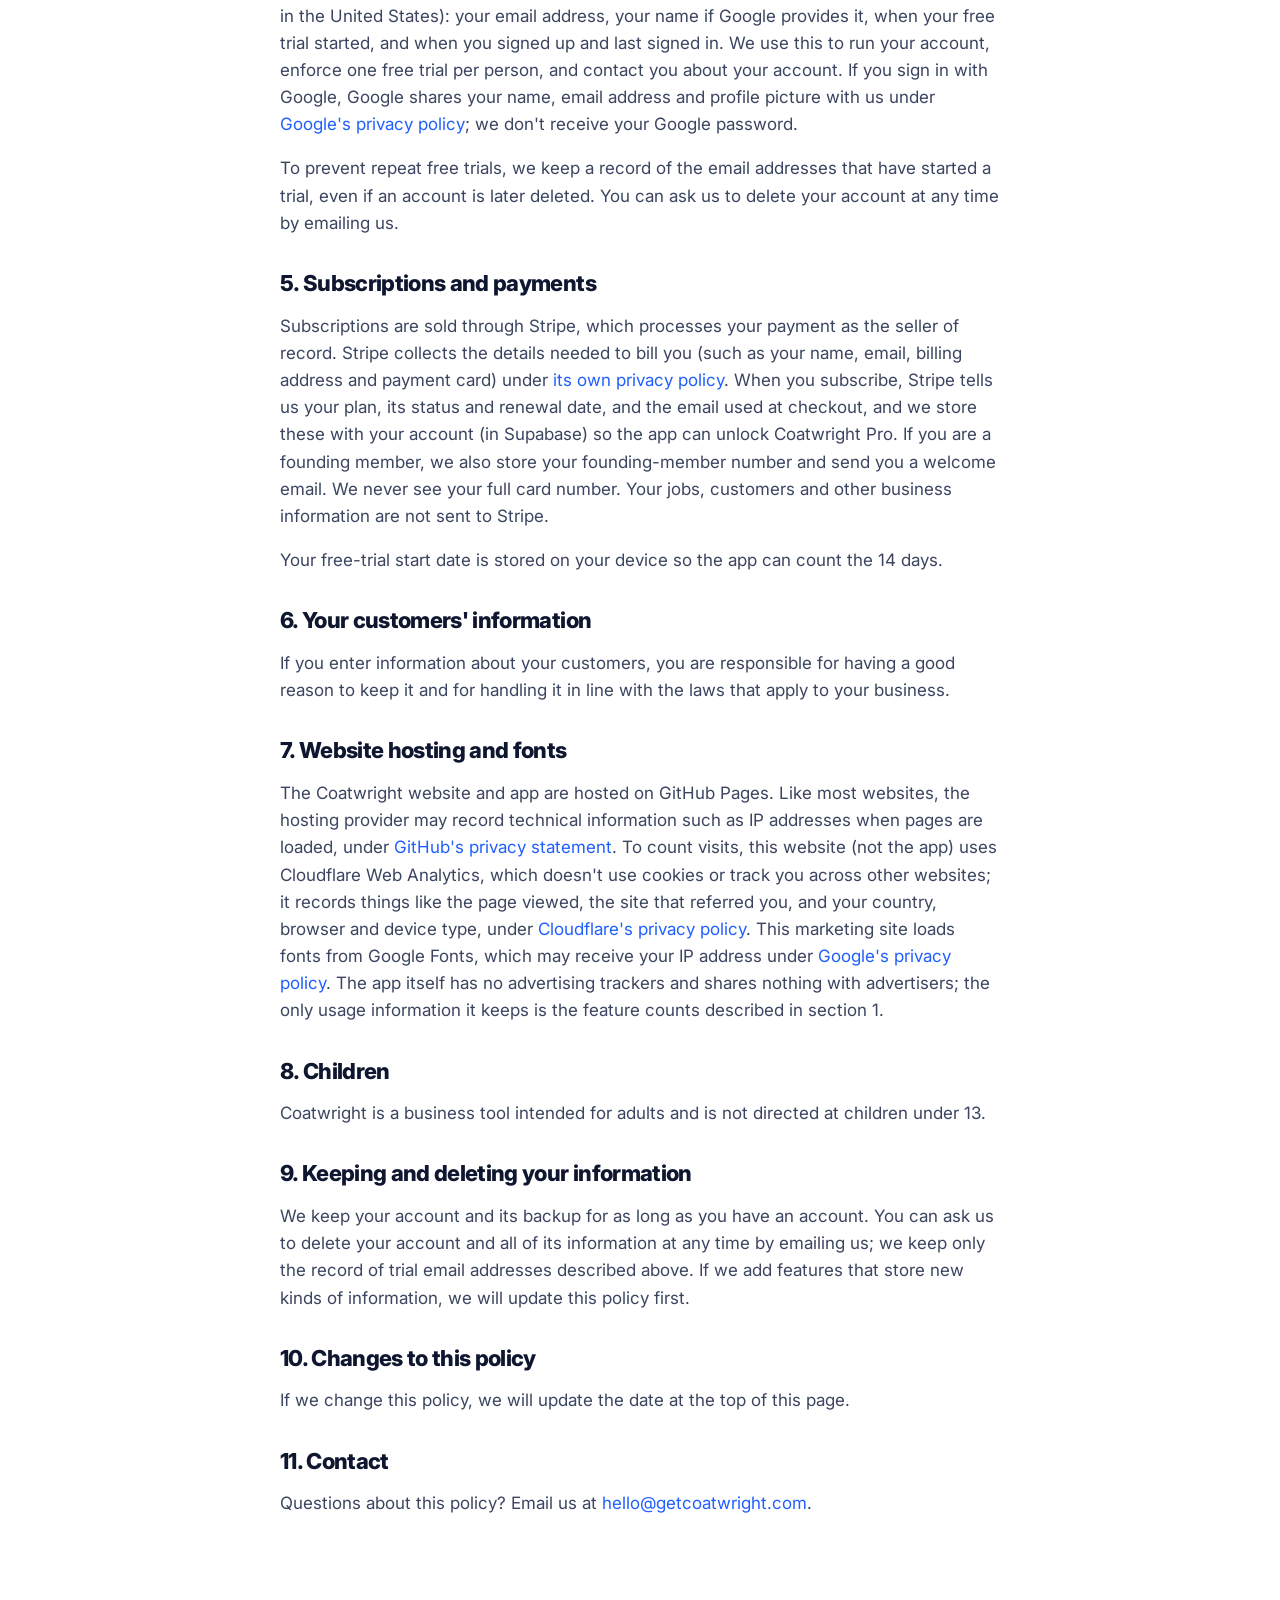
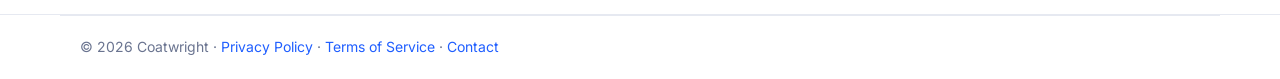
<file: privacy.html>
<!doctype html>
<html lang="en">
<head>
  <meta charset="utf-8">
  <meta name="viewport" content="width=device-width, initial-scale=1">
  <title>Privacy Policy · Coatwright</title>
  <meta name="description" content="How Coatwright handles your data: backed up privately to your account, never sold or shared.">
  <link rel="icon" href="app/icon.svg" type="image/svg+xml">
  <link rel="icon" href="app/icons/icon-192.png" type="image/png" sizes="192x192">
  <link rel="preconnect" href="https://fonts.googleapis.com">
  <link rel="preconnect" href="https://fonts.gstatic.com" crossorigin>
  <link href="https://fonts.googleapis.com/css2?family=Inter:wght@400;500;600;700;800&display=swap" rel="stylesheet">
  <link rel="stylesheet" href="landing/site.css">
  <!-- Cloudflare Web Analytics (no cookies; see privacy.html) --><script type='module' src='https://static.cloudflareinsights.com/beacon.min.js' data-cf-beacon='{"token": "0e0aa52bf2184e418eecc66bdf5f72bc"}'></script><!-- End Cloudflare Web Analytics -->
</head>
<body>
  <header class="nav">
    <div class="wrap nav-in">
      <a class="brand" href="./"><svg class="brand-logo" width="32" height="32" viewBox="0 0 64 64" aria-hidden="true" focusable="false"><rect width="64" height="64" rx="14" fill="#1f5eff"/>
  <rect x="12" y="14" width="34" height="14" rx="4" fill="#fff"/>
  <path d="M46 21h5a2 2 0 0 1 2 2v7a2 2 0 0 1-2 2H32v6" fill="none" stroke="#fff" stroke-width="3.5" stroke-linecap="round" stroke-linejoin="round"/>
  <rect x="28" y="38" width="8" height="16" rx="3" fill="#ffc94d"/></svg> Coatwright</a>
      <div class="nav-cta"><a class="btn sm" href="app/">Open app</a></div>
    </div>
  </header>
  <main class="legal">
    <h1>Privacy Policy</h1>
    <p class="updated">Last updated: November 20, 2026</p>

    <p class="note"><b>The short version:</b> the jobs, customers, prices, payments and other business information you enter in
      Coatwright are saved on your device and backed up privately to your Coatwright account, so they are safe if you lose your phone
      and available on every device you sign in on. Other users can't see them, and we never sell or share them or use them for advertising.
      Your account (your email, your name if you sign in with Google, and your trial and subscription status) is also stored online.
      If you subscribe, our payment provider handles your payment.</p>

    <h2>1. Information you enter in the app</h2>
    <p>When you use the Coatwright app, the information you enter (your business details and logo, customer names and contact details,
      quotes, jobs, payments, expenses and settings) is saved in your web browser's storage on your device, so the app works without
      an internet connection.</p>
    <p><b>Cloud backup and sync.</b> While you are signed in, the app also saves a copy of this information to your account, stored with
      our database provider Supabase (servers in the United States), and keeps it in sync across the devices you sign in on. Changes made
      offline upload the next time you're online. The copy is protected by your sign-in: database rules allow only your account to read or
      change it, and it is encrypted in transit and at rest. Our team does not look at it, except when you ask us for help with your account,
      to keep the service secure, or when the law requires it. Your sign-in details and subscription status are not part of this copy.</p>
    <p><b>Usage counts.</b> While you are signed in, the app also records which features you use, for example that a quote was
      started or sent, a job was marked won or paid, an invoice was made, or the blueprint takeoff was used, along with the time and
      simple labels such as the job type. It does not record your customers' names, addresses or contact details, your prices, or
      what is in your jobs. We use these counts to understand how Coatwright is used, fix problems and decide what to build next.
      They are stored with your account (Supabase), never sold or used for advertising, and deleted with your account.</p>
    <p>If you delete a job or expense, it is removed from your account's copy as well. When your account is deleted, its copy is deleted
      with it. Signing out leaves the information on that device; clearing your browser data removes it from that device only.</p>

    <h2>2. Backups and exports</h2>
    <p>You can also create a backup file or spreadsheet exports from the app. These files are saved to your device and go only where you send
      them (for example, to your email or your accountant). Please keep backups somewhere safe, because they contain your customers'
      contact details.</p>

    <h2>3. Sending quotes and invoices</h2>
    <p>When you email, text or share a quote or invoice, Coatwright opens your own email, messaging or sharing app with the content filled
      in. The message is sent by that app, not by Coatwright, and is covered by that service's own privacy policy.</p>

    <h2>4. Your account</h2>
    <p>To use Coatwright you create an account with your email address (we email you a sign-in code) or with Google. We store, with
      our database and sign-in provider Supabase (servers in the United States): your email address, your name if Google provides it,
      when your free trial started, and when you signed up and last signed in. We use this to run your account, enforce one free trial
      per person, and contact you about your account. If you sign in with Google, Google shares your name, email address and profile
      picture with us under <a href="https://policies.google.com/privacy">Google's privacy policy</a>; we don't receive your Google password.</p>
    <p>To prevent repeat free trials, we keep a record of the email addresses that have started a trial, even if an account is later
      deleted. You can ask us to delete your account at any time by emailing us.</p>

    <h2>5. Subscriptions and payments</h2>
    <p>Subscriptions are sold through Stripe, which processes your payment as the seller of record. Stripe collects the details needed
      to bill you (such as your name, email, billing address and payment card) under <a href="https://stripe.com/privacy">its own privacy policy</a>.
      When you subscribe, Stripe tells us your plan, its status and renewal date, and the email used at checkout, and we store these with
      your account (in Supabase) so the app can unlock Coatwright Pro. If you are a founding member, we also store your founding-member number
      and send you a welcome email. We never see your full card number. Your jobs, customers and other business information are not sent to Stripe.</p>
    <p>Your free-trial start date is stored on your device so the app can count the 14 days.</p>

    <h2>6. Your customers' information</h2>
    <p>If you enter information about your customers, you are responsible for having a good reason to keep it and for handling it in line
      with the laws that apply to your business.</p>

    <h2>7. Website hosting and fonts</h2>
    <p>The Coatwright website and app are hosted on GitHub Pages. Like most websites, the hosting provider may record technical
      information such as IP addresses when pages are loaded, under <a href="https://docs.github.com/site-policy/privacy-policies/github-general-privacy-statement">GitHub's privacy statement</a>.
      To count visits, this website (not the app) uses Cloudflare Web Analytics, which doesn't use cookies or track you across other
      websites; it records things like the page viewed, the site that referred you, and your country, browser and device type, under
      <a href="https://www.cloudflare.com/privacypolicy/">Cloudflare's privacy policy</a>.
      This marketing site loads fonts from Google Fonts, which may receive your IP address under
      <a href="https://policies.google.com/privacy">Google's privacy policy</a>. The app itself has no advertising trackers and shares nothing with advertisers; the only usage information it keeps is the
      feature counts described in section 1.</p>

    <h2>8. Children</h2>
    <p>Coatwright is a business tool intended for adults and is not directed at children under 13.</p>

    <h2>9. Keeping and deleting your information</h2>
    <p>We keep your account and its backup for as long as you have an account. You can ask us to delete your account and all of its
      information at any time by emailing us; we keep only the record of trial email addresses described above. If we add features that
      store new kinds of information, we will update this policy first.</p>

    <h2>10. Changes to this policy</h2>
    <p>If we change this policy, we will update the date at the top of this page.</p>

    <h2>11. Contact</h2>
    <p>Questions about this policy? Email us at <a href="mailto:hello@getcoatwright.com">hello@getcoatwright.com</a>.</p>
  </main>
  <footer class="footer">
    <div class="wrap foot-bottom">© <span id="yr">2026</span> Coatwright · <a href="privacy.html">Privacy Policy</a> · <a href="terms.html">Terms of Service</a> · <a href="mailto:hello@getcoatwright.com">Contact</a></div>
  </footer>
  <script>document.getElementById('yr').textContent = new Date().getFullYear();</script>
</body>
</html>
</file>
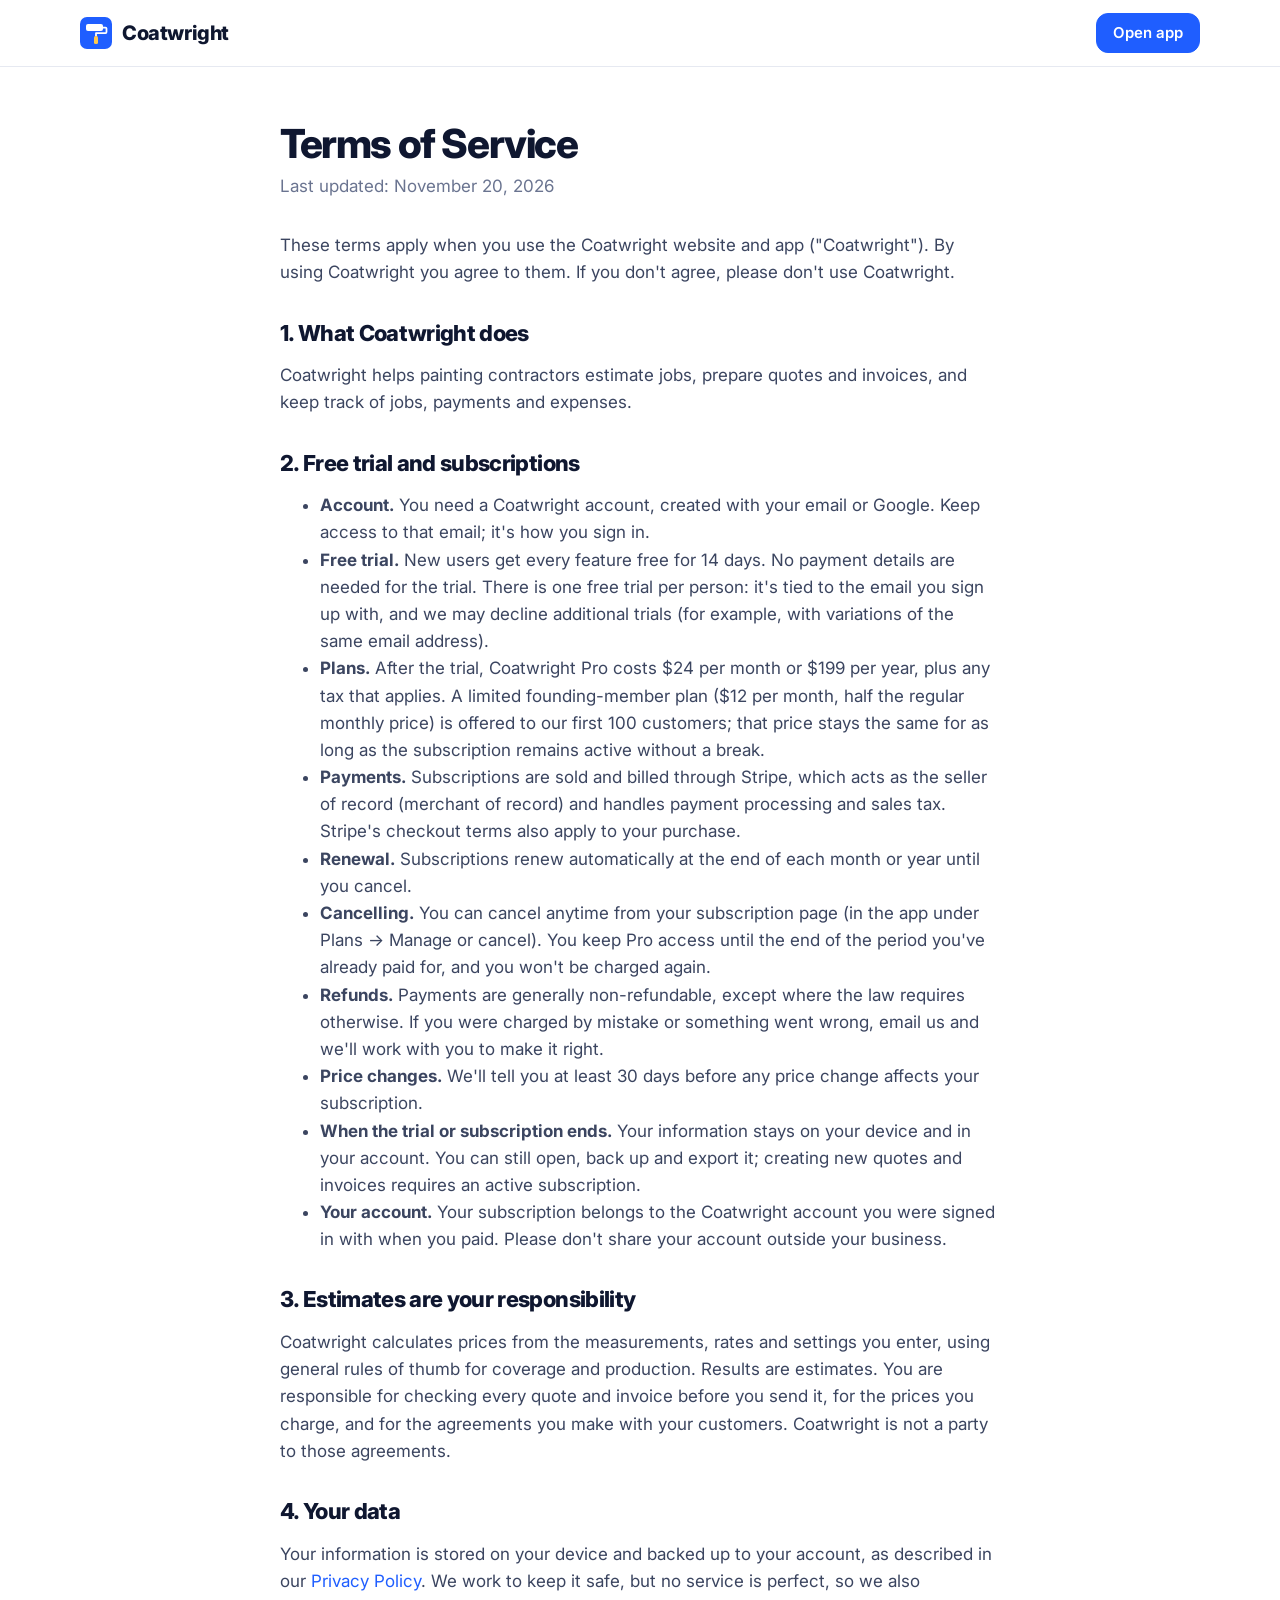
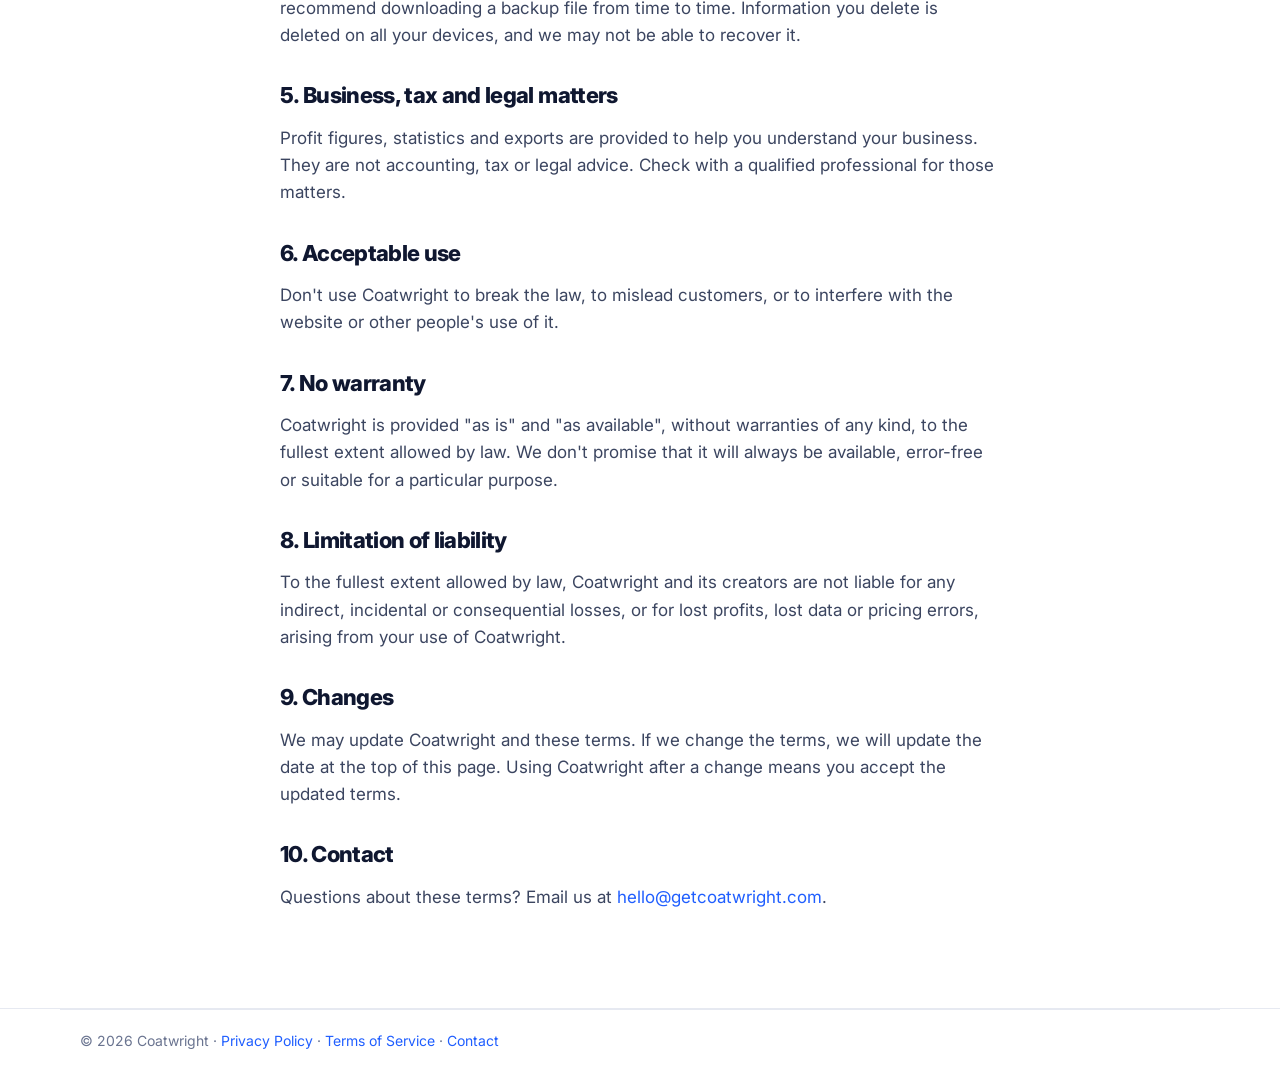
<file: terms.html>
<!doctype html>
<html lang="en">
<head>
  <meta charset="utf-8">
  <meta name="viewport" content="width=device-width, initial-scale=1">
  <title>Terms of Service · Coatwright</title>
  <meta name="description" content="The terms for using the Coatwright quoting and business app.">
  <link rel="icon" href="app/icon.svg" type="image/svg+xml">
  <link rel="icon" href="app/icons/icon-192.png" type="image/png" sizes="192x192">
  <link rel="preconnect" href="https://fonts.googleapis.com">
  <link rel="preconnect" href="https://fonts.gstatic.com" crossorigin>
  <link href="https://fonts.googleapis.com/css2?family=Inter:wght@400;500;600;700;800&display=swap" rel="stylesheet">
  <link rel="stylesheet" href="landing/site.css">
  <!-- Cloudflare Web Analytics (no cookies; see privacy.html) --><script type='module' src='https://static.cloudflareinsights.com/beacon.min.js' data-cf-beacon='{"token": "0e0aa52bf2184e418eecc66bdf5f72bc"}'></script><!-- End Cloudflare Web Analytics -->
</head>
<body>
  <header class="nav">
    <div class="wrap nav-in">
      <a class="brand" href="./"><svg class="brand-logo" width="32" height="32" viewBox="0 0 64 64" aria-hidden="true" focusable="false"><rect width="64" height="64" rx="14" fill="#1f5eff"/>
  <rect x="12" y="14" width="34" height="14" rx="4" fill="#fff"/>
  <path d="M46 21h5a2 2 0 0 1 2 2v7a2 2 0 0 1-2 2H32v6" fill="none" stroke="#fff" stroke-width="3.5" stroke-linecap="round" stroke-linejoin="round"/>
  <rect x="28" y="38" width="8" height="16" rx="3" fill="#ffc94d"/></svg> Coatwright</a>
      <div class="nav-cta"><a class="btn sm" href="app/">Open app</a></div>
    </div>
  </header>
  <main class="legal">
    <h1>Terms of Service</h1>
    <p class="updated">Last updated: November 20, 2026</p>

    <p>These terms apply when you use the Coatwright website and app ("Coatwright"). By using Coatwright you agree to them.
      If you don't agree, please don't use Coatwright.</p>

    <h2>1. What Coatwright does</h2>
    <p>Coatwright helps painting contractors estimate jobs, prepare quotes and invoices, and keep track of jobs, payments and expenses.</p>

    <h2>2. Free trial and subscriptions</h2>
    <ul>
      <li><b>Account.</b> You need a Coatwright account, created with your email or Google. Keep access to that email; it's how you sign in.</li>
      <li><b>Free trial.</b> New users get every feature free for 14 days. No payment details are needed for the trial. There is one free
        trial per person: it's tied to the email you sign up with, and we may decline additional trials (for example, with variations of the
        same email address).</li>
      <li><b>Plans.</b> After the trial, Coatwright Pro costs $24 per month or $199 per year, plus any tax that applies. A limited
        founding-member plan ($12 per month, half the regular monthly price) is offered to our first 100 customers; that price stays the same for as long as the
        subscription remains active without a break.</li>
      <li><b>Payments.</b> Subscriptions are sold and billed through Stripe, which acts as the seller of record (merchant of record)
        and handles payment processing and sales tax. Stripe's checkout terms also apply to your purchase.</li>
      <li><b>Renewal.</b> Subscriptions renew automatically at the end of each month or year until you cancel.</li>
      <li><b>Cancelling.</b> You can cancel anytime from your subscription page (in the app under Plans → Manage or cancel). You keep
        Pro access until the end of the period you've already paid for, and you won't be charged again.</li>
      <li><b>Refunds.</b> Payments are generally non-refundable, except where the law requires otherwise. If you were charged by mistake or
        something went wrong, email us and we'll work with you to make it right.</li>
      <li><b>Price changes.</b> We'll tell you at least 30 days before any price change affects your subscription.</li>
      <li><b>When the trial or subscription ends.</b> Your information stays on your device and in your account. You can still open, back up and export it;
        creating new quotes and invoices requires an active subscription.</li>
      <li><b>Your account.</b> Your subscription belongs to the Coatwright account you were signed in with when you paid. Please don't share your account outside your business.</li>
    </ul>

    <h2>3. Estimates are your responsibility</h2>
    <p>Coatwright calculates prices from the measurements, rates and settings you enter, using general rules of thumb for coverage and
      production. Results are estimates. You are responsible for checking every quote and invoice before you send it, for the prices you
      charge, and for the agreements you make with your customers. Coatwright is not a party to those agreements.</p>

    <h2>4. Your data</h2>
    <p>Your information is stored on your device and backed up to your account, as described in our <a href="privacy.html">Privacy Policy</a>.
      We work to keep it safe, but no service is perfect, so we also recommend downloading a backup file from time to time. Information you
      delete is deleted on all your devices, and we may not be able to recover it.</p>

    <h2>5. Business, tax and legal matters</h2>
    <p>Profit figures, statistics and exports are provided to help you understand your business. They are not accounting, tax or legal
      advice. Check with a qualified professional for those matters.</p>

    <h2>6. Acceptable use</h2>
    <p>Don't use Coatwright to break the law, to mislead customers, or to interfere with the website or other people's use of it.</p>

    <h2>7. No warranty</h2>
    <p>Coatwright is provided "as is" and "as available", without warranties of any kind, to the fullest extent allowed by law. We don't
      promise that it will always be available, error-free or suitable for a particular purpose.</p>

    <h2>8. Limitation of liability</h2>
    <p>To the fullest extent allowed by law, Coatwright and its creators are not liable for any indirect, incidental or consequential
      losses, or for lost profits, lost data or pricing errors, arising from your use of Coatwright.</p>

    <h2>9. Changes</h2>
    <p>We may update Coatwright and these terms. If we change the terms, we will update the date at the top of this page. Using
      Coatwright after a change means you accept the updated terms.</p>

    <h2>10. Contact</h2>
    <p>Questions about these terms? Email us at <a href="mailto:hello@getcoatwright.com">hello@getcoatwright.com</a>.</p>
  </main>
  <footer class="footer">
    <div class="wrap foot-bottom">© <span id="yr">2026</span> Coatwright · <a href="privacy.html">Privacy Policy</a> · <a href="terms.html">Terms of Service</a> · <a href="mailto:hello@getcoatwright.com">Contact</a></div>
  </footer>
  <script>document.getElementById('yr').textContent = new Date().getFullYear();</script>
</body>
</html>
</file>
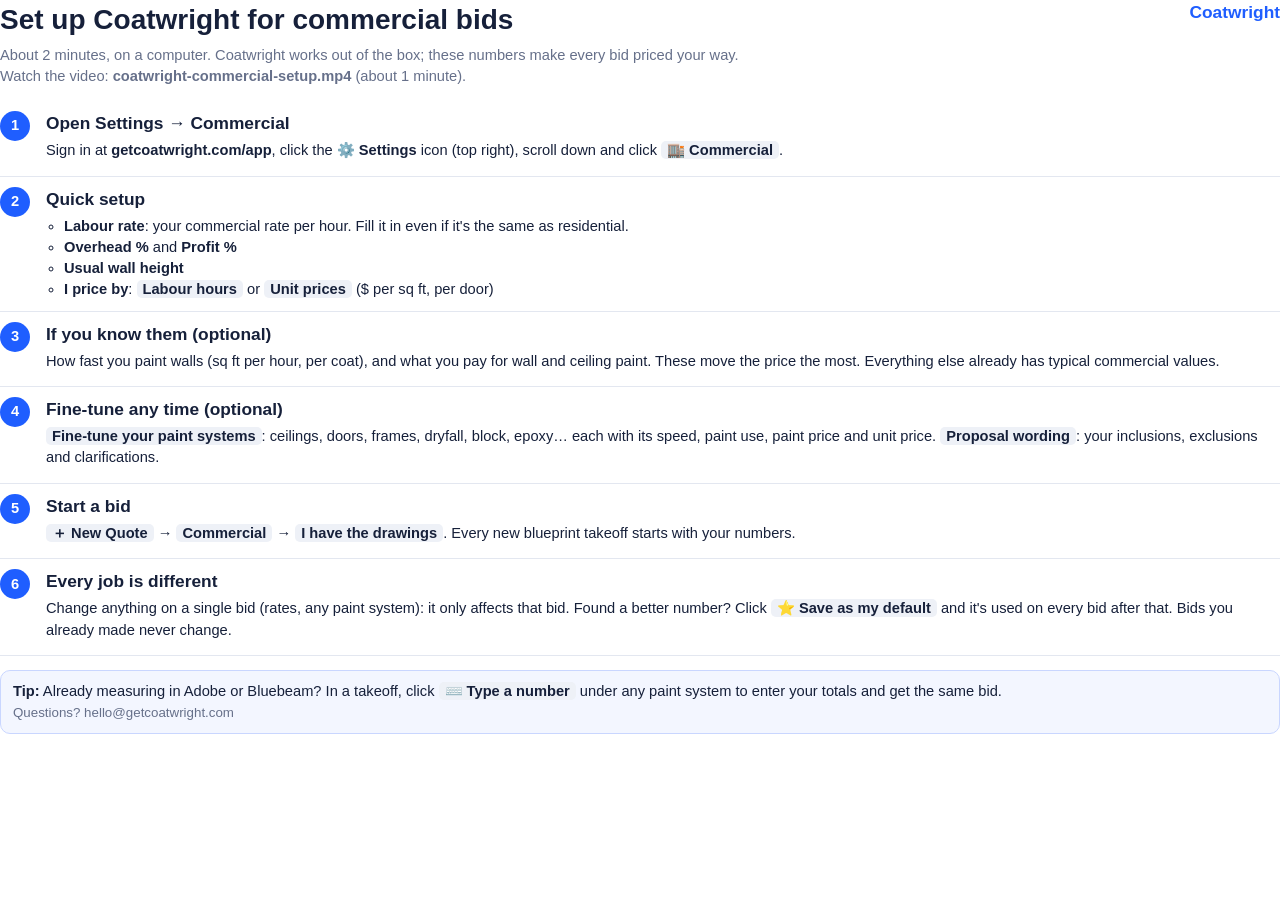
<file: marketing/commercial-setup-guide.html>
<!doctype html>
<html lang="en"><head><meta charset="utf-8"><title>Set up Coatwright for commercial bids</title>
<style>
 @page { size: Letter; margin: 0.6in; }
 body { font: 11pt/1.45 -apple-system, "Segoe UI", Roboto, Helvetica, Arial, sans-serif; color: #16203a; margin: 0; }
 h1 { font-size: 21pt; margin: 0 0 4px; } .sub { color: #66708a; margin: 0 0 14px; }
 .logo { float: right; font-weight: 800; color: #1f5eff; font-size: 13pt; }
 ol { padding-left: 0; list-style: none; counter-reset: s; margin: 0; }
 ol > li { counter-increment: s; position: relative; padding: 10px 0 10px 46px; border-bottom: 1px solid #e3e7f0; }
 ol > li::before { content: counter(s); position: absolute; left: 0; top: 10px; width: 30px; height: 30px; border-radius: 50%; background: #1f5eff; color: #fff; font-weight: 800; display: grid; place-items: center; }
 h3 { margin: 0 0 4px; font-size: 13pt; } p { margin: 0 0 4px; } .muted { color: #66708a; font-size: 10pt; }
 ul { margin: 4px 0 0; padding-left: 18px; } .tip { margin-top: 14px; padding: 10px 12px; border-radius: 10px; background: #f3f6ff; border: 1px solid #c9d6ff; }
 b.k { background: #eef1f7; padding: 1px 6px; border-radius: 5px; font-weight: 600; }
</style></head><body>
<div class="logo">Coatwright</div>
<h1>Set up Coatwright for commercial bids</h1>
<p class="sub">About 2 minutes, on a computer. Coatwright works out of the box; these numbers make every bid priced your way.<br>Watch the video: <b>coatwright-commercial-setup.mp4</b> (about 1 minute).</p>
<ol>
 <li><h3>Open Settings → Commercial</h3><p>Sign in at <b>getcoatwright.com/app</b>, click the ⚙️ <b>Settings</b> icon (top right), scroll down and click <b class="k">🏬 Commercial</b>.</p></li>
 <li><h3>Quick setup</h3><ul>
   <li><b>Labour rate</b>: your commercial rate per hour. Fill it in even if it's the same as residential.</li>
   <li><b>Overhead %</b> and <b>Profit %</b></li>
   <li><b>Usual wall height</b></li>
   <li><b>I price by</b>: <b class="k">Labour hours</b> or <b class="k">Unit prices</b> ($ per sq ft, per door)</li></ul></li>
 <li><h3>If you know them (optional)</h3><p>How fast you paint walls (sq ft per hour, per coat), and what you pay for wall and ceiling paint. These move the price the most. Everything else already has typical commercial values.</p></li>
 <li><h3>Fine-tune any time (optional)</h3><p><b class="k">Fine-tune your paint systems</b>: ceilings, doors, frames, dryfall, block, epoxy… each with its speed, paint use, paint price and unit price. <b class="k">Proposal wording</b>: your inclusions, exclusions and clarifications.</p></li>
 <li><h3>Start a bid</h3><p><b class="k">＋ New Quote</b> → <b class="k">Commercial</b> → <b class="k">I have the drawings</b>. Every new blueprint takeoff starts with your numbers.</p></li>
 <li><h3>Every job is different</h3><p>Change anything on a single bid (rates, any paint system): it only affects that bid. Found a better number? Click <b class="k">⭐ Save as my default</b> and it's used on every bid after that. Bids you already made never change.</p></li>
</ol>
<div class="tip"><b>Tip:</b> Already measuring in Adobe or Bluebeam? In a takeoff, click <b class="k">⌨️ Type a number</b> under any paint system to enter your totals and get the same bid.<br>
<span class="muted">Questions? hello@getcoatwright.com</span></div>
</body></html>
</file>
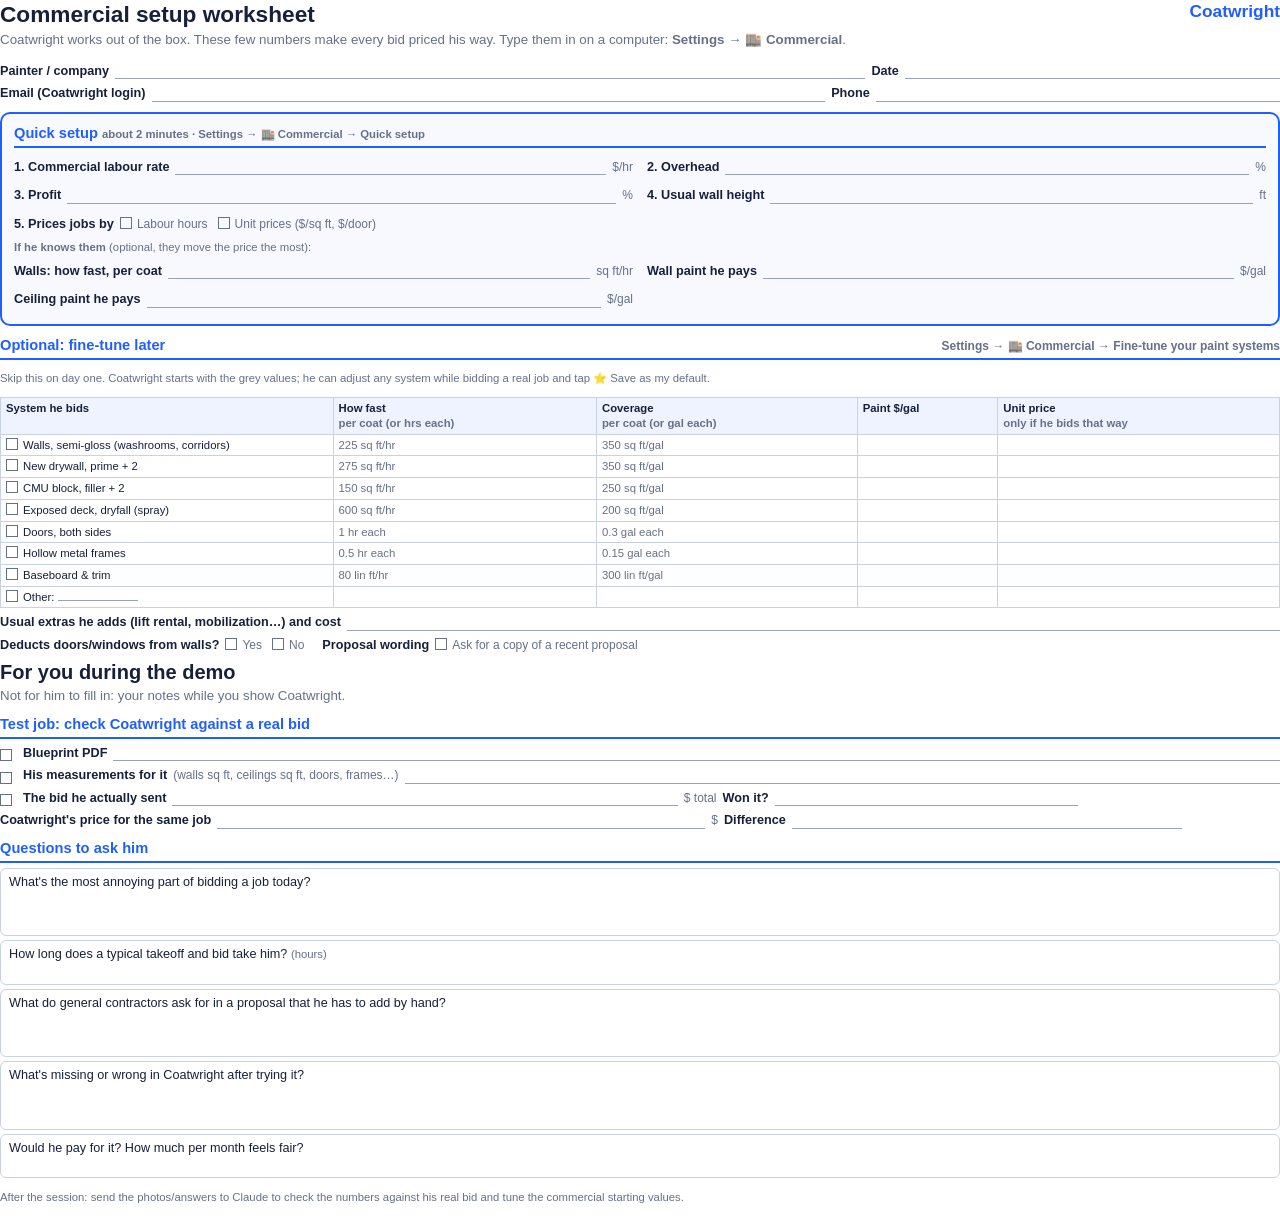
<file: marketing/commercial-setup-worksheet.html>
<!doctype html>
<html lang="en">
<head>
<meta charset="utf-8">
<title>Coatwright commercial setup worksheet</title>
<style>
  @page { size: Letter; margin: 0.45in; }
  body { font: 9.5pt/1.3 -apple-system, "Segoe UI", Roboto, Helvetica, Arial, sans-serif; color: #16203a; margin: 0; }
  h1 { font-size: 17pt; margin: 0 0 2px; } h2 { font-size: 11pt; margin: 10px 0 5px; color: #1f5eff; border-bottom: 2px solid #1f5eff; padding-bottom: 3px; }
  .sub { color: #66708a; margin: 0 0 8px; font-size: 10pt; }
  .where { font-size: 9pt; color: #66708a; font-weight: 600; float: right; margin-top: 3px; }
  table { width: 100%; border-collapse: collapse; font-size: 8.5pt; }
  td, th { border: 1px solid #c9d1e4; padding: 3px 5px; vertical-align: top; text-align: left; }
  th { background: #eef3ff; font-weight: 700; }
  .blank { height: 16px; } .tall { height: 40px; } .xtall { height: 62px; }
  .grid2 { display: grid; grid-template-columns: 1fr 1fr; gap: 0 14px; }
  .line { display: flex; gap: 6px; align-items: flex-end; margin: 6px 0; font-size: 9.5pt; }
  .line b { white-space: nowrap; font-weight: 600; } .line span:not(.check) { flex: 1; border-bottom: 1px solid #9aa3b5; height: 15px; }
  .line i { font-style: normal; color: #66708a; font-size: 9pt; white-space: nowrap; }
  .box { border: 1px solid #c9d1e4; border-radius: 6px; padding: 5px 8px; margin: 4px 0; font-size: 9.5pt; }
  .hint { color: #66708a; font-size: 8.5pt; }
  .page { page-break-after: always; } .quick { border: 2px solid #1f5eff; border-radius: 10px; padding: 10px 12px; margin: 10px 0 4px; background: #f7f9ff; } .check { display: inline-block; width: 10px; height: 10px; border: 1px solid #66708a; margin-right: 5px; vertical-align: -1px; }
  header { display: flex; justify-content: space-between; align-items: flex-start; }
  .logo { font-weight: 800; color: #1f5eff; font-size: 13pt; }
</style>
</head>
<body>
<div class="page">
  <header><div><h1>Commercial setup worksheet</h1><p class="sub">Coatwright works out of the box. These few numbers make every bid priced his way. Type them in on a computer: <b>Settings → 🏬 Commercial</b>.</p></div><div class="logo">Coatwright</div></header>
  <div class="line"><b>Painter / company</b><span></span><b>Date</b><span style="flex:.5"></span></div>
  <div class="line"><b>Email (Coatwright login)</b><span></span><b>Phone</b><span style="flex:.6"></span></div>

  <div class="quick">
    <h2 style="margin-top:0">Quick setup <span class="hint" style="font-weight:600">about 2 minutes · Settings → 🏬 Commercial → Quick setup</span></h2>
    <div class="grid2">
      <div class="line"><b>1. Commercial labour rate</b><span></span><i>$/hr</i></div>
      <div class="line"><b>2. Overhead</b><span></span><i>%</i></div>
      <div class="line"><b>3. Profit</b><span></span><i>%</i></div>
      <div class="line"><b>4. Usual wall height</b><span></span><i>ft</i></div>
    </div>
    <div class="line"><b>5. Prices jobs by</b><i><span class="check"></span>Labour hours &nbsp; <span class="check"></span>Unit prices ($/sq ft, $/door)</i></div>
    <p class="hint" style="margin:8px 0 2px"><b>If he knows them</b> (optional, they move the price the most):</p>
    <div class="grid2">
      <div class="line"><b>Walls: how fast, per coat</b><span></span><i>sq ft/hr</i></div>
      <div class="line"><b>Wall paint he pays</b><span></span><i>$/gal</i></div>
      <div class="line"><b>Ceiling paint he pays</b><span></span><i>$/gal</i></div>
    </div>
  </div>

  <h2>Optional: fine-tune later <span class="where">Settings → 🏬 Commercial → Fine-tune your paint systems</span></h2>
  <p class="hint">Skip this on day one. Coatwright starts with the grey values; he can adjust any system while bidding a real job and tap ⭐ Save as my default.</p>
  <table>
    <tr><th style="width:26%">System he bids</th><th>How fast<br><span class="hint">per coat (or hrs each)</span></th><th>Coverage<br><span class="hint">per coat (or gal each)</span></th><th>Paint $/gal</th><th>Unit price<br><span class="hint">only if he bids that way</span></th></tr>
    <tr><td><span class="check"></span>Walls, semi-gloss (washrooms, corridors)</td><td class="hint">225 sq ft/hr</td><td class="hint">350 sq ft/gal</td><td></td><td></td></tr>
    <tr><td><span class="check"></span>New drywall, prime + 2</td><td class="hint">275 sq ft/hr</td><td class="hint">350 sq ft/gal</td><td></td><td></td></tr>
    <tr><td><span class="check"></span>CMU block, filler + 2</td><td class="hint">150 sq ft/hr</td><td class="hint">250 sq ft/gal</td><td></td><td></td></tr>
    <tr><td><span class="check"></span>Exposed deck, dryfall (spray)</td><td class="hint">600 sq ft/hr</td><td class="hint">200 sq ft/gal</td><td></td><td></td></tr>
    <tr><td><span class="check"></span>Doors, both sides</td><td class="hint">1 hr each</td><td class="hint">0.3 gal each</td><td></td><td></td></tr>
    <tr><td><span class="check"></span>Hollow metal frames</td><td class="hint">0.5 hr each</td><td class="hint">0.15 gal each</td><td></td><td></td></tr>
    <tr><td><span class="check"></span>Baseboard &amp; trim</td><td class="hint">80 lin ft/hr</td><td class="hint">300 lin ft/gal</td><td></td><td></td></tr>
    <tr><td><span class="check"></span>Other: <span style="display:inline-block;width:80px;border-bottom:1px solid #9aa3b5"></span></td><td></td><td></td><td></td><td></td></tr>
  </table>
  <div class="line"><b>Usual extras he adds (lift rental, mobilization…) and cost</b><span></span></div>
  <div class="line"><b>Deducts doors/windows from walls?</b><i><span class="check"></span>Yes &nbsp; <span class="check"></span>No</i><b style="margin-left:12px">Proposal wording</b><i><span class="check"></span>Ask for a copy of a recent proposal</i></div>
</div>

<div>
  <h1 style="font-size:15pt">For you during the demo</h1>
  <p class="sub">Not for him to fill in: your notes while you show Coatwright.</p>
  <h2>Test job: check Coatwright against a real bid</h2>
  <div class="line"><span class="check"></span><b>Blueprint PDF</b><span></span></div>
  <div class="line"><span class="check"></span><b>His measurements for it</b><i>(walls sq ft, ceilings sq ft, doors, frames…)</i><span></span></div>
  <div class="line"><span class="check"></span><b>The bid he actually sent</b><span style="flex:.5"></span><i>$ total</i><b>Won it?</b><span style="flex:.3"></span></div>
  <div class="line"><b>Coatwright's price for the same job</b><span style="flex:.5"></span><i>$</i><b>Difference</b><span style="flex:.4"></span></div>

  <h2>Questions to ask him</h2>
  <div class="box">What's the most annoying part of bidding a job today?<div class="tall"></div></div>
  <div class="box">How long does a typical takeoff and bid take him? <span class="hint">(hours)</span><div class="blank"></div></div>
  <div class="box">What do general contractors ask for in a proposal that he has to add by hand?<div class="tall"></div></div>
  <div class="box">What's missing or wrong in Coatwright after trying it?<div class="tall"></div></div>
  <div class="box">Would he pay for it? How much per month feels fair?<div class="blank"></div></div>
  <p class="hint" style="margin-top:12px">After the session: send the photos/answers to Claude to check the numbers against his real bid and tune the commercial starting values.</p>
</div>
</body>
</html>
</file>
<file: landing/site.css>
/* Coatwright marketing site */
:root {
  --bg: #ffffff; --bg-alt: #f6f8fc; --text: #0f1730; --body: #3b4560; --muted: #6a7490; --line: #e6e9f1;
  --brand: #1f5eff; --brand-600: #1747c9; --brand-soft: #edf2ff; --ink: #0c1328; --ok: #12805c;
  --radius: 16px; --shadow: 0 1px 2px rgba(15, 23, 48, .06), 0 10px 30px rgba(15, 23, 48, .07);
}
* { box-sizing: border-box; }
html { scroll-behavior: smooth; scroll-padding-top: 72px; }
body { margin: 0; background: var(--bg); color: var(--body); -webkit-font-smoothing: antialiased;
  font: 17px/1.6 Inter, -apple-system, BlinkMacSystemFont, "Segoe UI", Roboto, Helvetica, Arial, sans-serif; }
h1, h2, h3, h4, h5 { color: var(--text); margin: 0; letter-spacing: -.02em; }
a { color: var(--brand); text-decoration: none; }
img { max-width: 100%; }
.wrap { max-width: 1160px; margin: 0 auto; padding: 0 20px; }

/* Buttons */
.btn { display: inline-flex; align-items: center; justify-content: center; min-height: 46px; padding: 0 20px; border-radius: 12px;
  background: var(--brand); color: #fff; font-weight: 600; font-size: 16px; border: 1px solid var(--brand); white-space: nowrap;
  transition: background .15s, transform .1s, box-shadow .15s; }
.btn:hover { background: var(--brand-600); border-color: var(--brand-600); }
.btn:active { transform: translateY(1px); }
.btn.lg { min-height: 54px; padding: 0 26px; font-size: 17px; box-shadow: 0 10px 24px rgba(31, 94, 255, .25); }
.btn.sm { min-height: 40px; padding: 0 16px; font-size: 15px; }
.btn.ghost { background: #fff; color: var(--text); border-color: var(--line); box-shadow: none; }
.btn.ghost:hover { border-color: #c9d1e4; background: #fafbff; }
.btn.white { background: #fff; color: var(--brand); border-color: #fff; }
.btn.full { width: 100%; }
.btn.disabled { color: var(--muted); cursor: default; }

/* Nav */
.nav { position: sticky; top: 0; z-index: 20; background: rgba(255, 255, 255, .86); backdrop-filter: saturate(1.4) blur(10px);
  border-bottom: 1px solid var(--line); }
.nav-in { display: flex; align-items: center; gap: 24px; height: 66px; }
.brand { display: inline-flex; align-items: center; gap: 10px; color: var(--text); font-weight: 800; font-size: 20px; letter-spacing: -.02em; }
.links { display: flex; gap: 26px; margin-left: 18px; }
.links a { color: var(--body); font-weight: 500; font-size: 15px; }
.links a:hover { color: var(--text); }
.nav-cta { margin-left: auto; display: flex; gap: 10px; }

/* Hero */
.hero { background: radial-gradient(900px 500px at 85% -10%, #e4ecff 0%, rgba(228, 236, 255, 0) 70%), var(--bg); }
.hero-in { display: grid; grid-template-columns: 1.05fr .95fr; gap: 48px; align-items: center; padding: 72px 20px 80px; }
.eyebrow, .kicker { display: inline-block; margin: 0 0 14px; font-size: 13px; font-weight: 700; letter-spacing: .08em; text-transform: uppercase; color: var(--brand); }
.kicker.light { color: #a9c0ff; }
h1 { font-size: 56px; line-height: 1.05; letter-spacing: -.035em; font-weight: 800; }
h1 span { color: var(--brand); display: block; }
.lead { font-size: 19px; color: var(--body); margin: 22px 0 30px; max-width: 34em; }
.cta-row { display: flex; flex-wrap: wrap; gap: 12px; }
.trust-strip { display: flex; flex-wrap: wrap; gap: 8px 22px; list-style: none; padding: 0; margin: 26px 0 0; font-size: 14px; color: var(--muted); font-weight: 500; }
.trust-strip li::before { content: '✓'; color: var(--ok); font-weight: 800; margin-right: 7px; }
.hero-visual { position: relative; height: 580px; }
.device { border-radius: 40px; padding: 10px; background: #0d1326; box-shadow: 0 40px 80px rgba(13, 19, 38, .22), 0 0 0 1px rgba(255, 255, 255, .06) inset; }
.device img { display: block; width: 100%; border-radius: 31px; }
.hero-visual .device { position: absolute; width: 270px; }
.hero-visual .back { left: 4%; top: 40px; transform: rotate(-5deg); opacity: .96; }
.hero-visual .front { right: 4%; top: 0; transform: rotate(3deg); }
.float-card { position: absolute; left: 0; bottom: 34px; background: #fff; border-radius: 14px; padding: 14px 18px; box-shadow: var(--shadow); border: 1px solid var(--line); }
.fc-label { font-size: 12px; color: var(--muted); font-weight: 600; }
.fc-num { font-size: 24px; font-weight: 800; color: var(--text); letter-spacing: -.02em; }
.fc-sub { font-size: 12px; color: var(--ok); font-weight: 600; }

/* Band */
.band { border-top: 1px solid var(--line); border-bottom: 1px solid var(--line); background: var(--bg-alt); }
.band-in { display: flex; align-items: center; gap: 24px; padding: 18px 20px; flex-wrap: wrap; justify-content: center; }
.band-in span { font-size: 13px; font-weight: 700; color: var(--muted); text-transform: uppercase; letter-spacing: .08em; }
.band-in ul { display: flex; flex-wrap: wrap; gap: 10px 28px; list-style: none; margin: 0; padding: 0; color: var(--text); font-weight: 600; font-size: 15px; }

/* Sections */
.section { padding: 96px 0; }
.section.alt { background: var(--bg-alt); }
.section-head { text-align: center; max-width: 720px; margin: 0 auto 56px; }
h2 { font-size: 40px; line-height: 1.12; font-weight: 800; letter-spacing: -.03em; }
.sub { font-size: 18px; color: var(--muted); margin: 14px 0 0; }
.sub.small-note { font-size: 14px; margin-top: 8px; }

.row { display: grid; grid-template-columns: 1fr 1fr; gap: 64px; align-items: center; margin-bottom: 96px; }
.row.flip .row-visual { order: -1; }
.row h3 { font-size: 30px; letter-spacing: -.025em; line-height: 1.2; }
.row p { margin: 14px 0 20px; }
.row-visual { display: flex; justify-content: center; background: linear-gradient(160deg, #eef3ff, #f8faff); border-radius: 28px; padding: 44px 20px; border: 1px solid var(--line); }
.row-visual .device { width: 280px; }
.ticks { list-style: none; padding: 0; margin: 0; display: grid; gap: 10px; }
.ticks li { position: relative; padding-left: 30px; }
.ticks li::before { content: ''; position: absolute; left: 0; top: 5px; width: 18px; height: 18px; border-radius: 50%;
  background: var(--brand-soft) url("data:image/svg+xml,%3Csvg xmlns='http://www.w3.org/2000/svg' viewBox='0 0 16 16'%3E%3Cpath d='M4 8.5l2.5 2.5L12 5.5' fill='none' stroke='%231f5eff' stroke-width='2' stroke-linecap='round' stroke-linejoin='round'/%3E%3C/svg%3E") center/12px no-repeat; }

.feature-grid { display: grid; grid-template-columns: repeat(3, 1fr); gap: 16px; }
.f { background: #fff; border: 1px solid var(--line); border-radius: var(--radius); padding: 22px; }
.f-ic { width: 42px; height: 42px; border-radius: 10px; background: var(--brand-soft); display: grid; place-items: center; font-size: 20px; }
.f h4 { font-size: 17px; margin: 14px 0 4px; }
.f p { margin: 0; font-size: 15px; color: var(--muted); }

.steps { list-style: none; padding: 0; margin: 0; display: grid; grid-template-columns: repeat(3, 1fr); gap: 20px; counter-reset: s; }
.steps li { background: #fff; border: 1px solid var(--line); border-radius: var(--radius); padding: 28px; position: relative; }
.steps li::before { counter-increment: s; content: counter(s); display: grid; place-items: center; width: 36px; height: 36px; border-radius: 10px;
  background: var(--brand); color: #fff; font-weight: 800; margin-bottom: 16px; }
.steps h4 { font-size: 19px; }
.steps p { margin: 8px 0 0; color: var(--muted); font-size: 15px; }

.table-wrap { overflow-x: auto; border: 1px solid var(--line); border-radius: var(--radius); box-shadow: var(--shadow); background: #fff; }
.compare { width: 100%; border-collapse: collapse; min-width: 720px; font-size: 15px; }
.compare th, .compare td { padding: 16px 18px; text-align: center; border-bottom: 1px solid var(--line); }
.compare th { font-size: 14px; color: var(--muted); font-weight: 600; background: #fafbfe; }
.compare td:first-child, .compare th:first-child { text-align: left; color: var(--text); font-weight: 500; }
.compare tr:last-child td { border-bottom: 0; }
.compare .us { background: var(--brand-soft); color: var(--brand); font-weight: 700; }
.compare th.us { color: var(--brand); }
.compare .yes { color: var(--ok); font-weight: 700; }
.compare .us.yes { color: var(--brand); }
.compare .no { color: #a0a7b8; }
.compare .part { color: var(--muted); }

.plans { display: grid; grid-template-columns: repeat(2, minmax(0, 420px)); gap: 24px; justify-content: center; }
.plans.three { grid-template-columns: repeat(3, minmax(0, 360px)); }
.pro-includes { max-width: 860px; margin: 40px auto 0; background: #fff; border: 1px solid var(--line); border-radius: 20px; padding: 26px 30px; }
.pro-includes h4 { font-size: 17px; margin-bottom: 14px; }
.ticks.cols { grid-template-columns: repeat(3, 1fr); font-size: 15px; }
.plan { background: #fff; border: 1px solid var(--line); border-radius: 20px; padding: 32px; position: relative; display: flex; flex-direction: column; }
.plan.featured { border: 2px solid var(--brand); box-shadow: 0 20px 50px rgba(31, 94, 255, .14); }
.plan-tag { position: absolute; top: -13px; left: 32px; background: var(--brand); color: #fff; font-size: 12px; font-weight: 700; padding: 4px 12px; border-radius: 999px; }
.plan-tag.soon { background: var(--ink); }
.plan h3 { font-size: 22px; }
.price { font-size: 46px; font-weight: 800; color: var(--text); letter-spacing: -.03em; margin: 8px 0 4px; }
.price span { font-size: 16px; color: var(--muted); font-weight: 500; letter-spacing: 0; }
.soon-price { font-size: 30px; padding: 10px 0 6px; color: var(--muted); }
.plan-sub { color: var(--muted); margin: 0 0 22px; font-size: 15px; }
.plan .ticks { margin-bottom: 28px; flex: 1; font-size: 15px; align-content: start; }

.privacy-card { display: grid; grid-template-columns: 1.1fr .9fr; gap: 40px; align-items: center; background: var(--ink); color: #c7cfe4; border-radius: 28px; padding: 56px; }
.privacy-card h2 { color: #fff; }
.privacy-card p { margin: 16px 0 18px; }
.text-link { color: #a9c0ff; font-weight: 600; }
.privacy-list { list-style: none; margin: 0; padding: 0; display: grid; gap: 12px; }
.privacy-list li { background: #151d38; border: 1px solid #222c4d; border-radius: 14px; padding: 16px 18px; display: grid; gap: 2px; }
.privacy-list b { color: #fff; font-weight: 600; }
.privacy-list span { font-size: 14px; }

.faq { max-width: 780px; }
details { background: #fff; border: 1px solid var(--line); border-radius: 14px; padding: 18px 22px; margin-bottom: 12px; }
summary { cursor: pointer; font-weight: 600; color: var(--text); list-style: none; display: flex; justify-content: space-between; gap: 16px; }
summary::-webkit-details-marker { display: none; }
summary::after { content: '+'; color: var(--brand); font-size: 22px; line-height: 1; }
details[open] summary::after { content: '−'; }
details p { margin: 12px 0 0; color: var(--body); }

.final { background: linear-gradient(135deg, #1f5eff, #1747c9); color: #dbe5ff; }
.final-in { text-align: center; padding: 88px 20px; }
.final h2 { color: #fff; }
.final p { font-size: 18px; margin: 14px 0 30px; }

.footer { border-top: 1px solid var(--line); background: #fff; }
.foot-in { display: flex; justify-content: space-between; gap: 40px; padding: 48px 20px 28px; flex-wrap: wrap; }
.foot-brand p { color: var(--muted); font-size: 15px; margin: 10px 0 0; max-width: 300px; }
.foot-cols { display: flex; gap: 64px; }
.foot-cols h5 { font-size: 13px; text-transform: uppercase; letter-spacing: .08em; color: var(--muted); margin-bottom: 12px; }
.foot-cols a { display: block; color: var(--body); font-size: 15px; margin-bottom: 8px; }
.foot-cols a:hover { color: var(--text); }
.foot-cols a.soc { display: flex; align-items: center; gap: 8px; }
.foot-cols .soc-ic { flex: none; color: var(--brand); }
.foot-bottom { border-top: 1px solid var(--line); padding: 20px; color: var(--muted); font-size: 14px; }

.demo { display: flex; justify-content: center; margin: -16px 0 48px; }
.demo-video.wide { max-width: 980px; aspect-ratio: 16 / 9; border-radius: 18px; }
.demo.wide { margin-bottom: 40px; }
.beta-tag { display: inline-block; margin-left: 6px; padding: 2px 8px; border-radius: 8px; background: #fff1d6; color: #9a5b00; font-size: 11px; letter-spacing: .06em; vertical-align: 1px; }
.center-row { justify-content: center; margin-top: 36px; }
.center-note { text-align: center; color: var(--muted); font-size: 15px; margin: 14px 0 0; }
.demo-video { width: 100%; max-width: 340px; aspect-ratio: 9 / 16; border-radius: 28px; background: #0d1326;
  box-shadow: 0 30px 70px rgba(13, 19, 38, .25); border: 8px solid #0d1326; }

.install-grid { display: grid; grid-template-columns: repeat(3, 1fr); gap: 18px; }
.install-card { background: #fff; border: 1px solid var(--line); border-radius: var(--radius); padding: 24px; }
.install-card.on { border: 2px solid var(--brand); box-shadow: 0 16px 40px rgba(31, 94, 255, .12); }
.install-card[hidden] { display: none; }
.ic-top { display: flex; align-items: center; gap: 10px; margin-bottom: 8px; }
.ic-emoji { font-size: 26px; }
.install-card h3 { font-size: 19px; }
.install-card ol { margin: 6px 0 0; padding-left: 20px; display: grid; gap: 8px; font-size: 15px; }
.kbd { display: inline-block; padding: 0 6px; border: 1px solid var(--line); border-radius: 6px; background: #f7f8fb; }
.qr-card { display: flex; gap: 18px; align-items: center; }
.qr-box { flex: none; background: #fff; border: 1px solid var(--line); border-radius: 12px; padding: 6px; line-height: 0; }
.qr-card p { margin: 6px 0 0; font-size: 15px; color: var(--muted); }
.inapp-note { max-width: 760px; margin: 0 auto 20px; background: #fff4e0; border: 1px solid #f2cf86; border-radius: 14px; padding: 14px 18px; font-size: 15px; }
.inapp-note[hidden] { display: none; }
.install-cta { text-align: center; margin-top: 28px; }

/* Legal pages */
.legal { max-width: 760px; margin: 0 auto; padding: 56px 20px 80px; }
.legal h1 { font-size: 40px; }
.legal .updated { color: var(--muted); margin: 8px 0 32px; }
.legal h2 { font-size: 22px; margin: 34px 0 10px; }
.legal p, .legal li { color: var(--body); }
.legal .note { background: var(--bg-alt); border: 1px solid var(--line); border-radius: 12px; padding: 14px 18px; font-size: 15px; }

@media (max-width: 960px) {
  .links { display: none; }
  .hero-in, .row, .privacy-card { grid-template-columns: 1fr; }
  .hero-in { padding: 48px 20px 56px; gap: 32px; }
  .hero-visual { height: 500px; max-width: 460px; width: 100%; margin: 0 auto; }
  .hero-visual .device { width: 230px; }
  .row { gap: 32px; margin-bottom: 64px; }
  .row.flip .row-visual { order: 0; }
  .feature-grid, .steps { grid-template-columns: 1fr 1fr; }
  .install-grid { grid-template-columns: 1fr 1fr; }
  .qr-card { grid-column: 1 / -1; }
  .plans, .plans.three { grid-template-columns: 1fr; max-width: 460px; margin: 0 auto; }
  .ticks.cols { grid-template-columns: 1fr 1fr; }
  .privacy-card { padding: 36px 28px; }
}
@media (max-width: 600px) {
  body { font-size: 16px; }
  h1 { font-size: 38px; }
  h2 { font-size: 30px; }
  .row h3 { font-size: 24px; }
  .section { padding: 64px 0; }
  .section-head { margin-bottom: 36px; }
  .hide-sm { display: none; }
  .hero-visual { height: 420px; }
  .hero-visual .device { width: 190px; border-radius: 30px; padding: 8px; }
  .hero-visual .device img { border-radius: 23px; }
  .float-card { bottom: 10px; padding: 10px 14px; }
  .fc-num { font-size: 20px; }
  .cta-row .btn { width: 100%; }
  .feature-grid, .steps { grid-template-columns: 1fr; }
  .install-grid { grid-template-columns: 1fr; }
  .row-visual { padding: 28px 12px; }
  .row-visual .device { width: 230px; }
  .plan { padding: 26px 22px; }
  .ticks.cols { grid-template-columns: 1fr; }
  .pro-includes { padding: 22px 20px; }
  .foot-cols { gap: 28px 40px; flex-wrap: wrap; }
  .foot-cols > div { min-width: 130px; }
}

/* Founding card: terms + live counter */
.founder-terms { margin: 14px 0 0; font-size: 13px; line-height: 1.45; color: var(--muted); }
.founder-count { margin-top: 12px; }
.founder-count p { margin: 6px 0 0; font-size: 14px; }
.fc-bar { height: 8px; border-radius: 99px; background: #e7ecf7; overflow: hidden; }
.fc-bar span { display: block; height: 100%; width: 2%; border-radius: 99px; background: linear-gradient(90deg, #ff8a3d, #ffc94d); }

/* Social proof: example quote + testimonials (data in landing/social-proof.js) */
.proof-row { margin-bottom: 0; }
.proof-visual { padding: 32px 20px; }
.proof-card { width: 100%; max-width: 400px; background: #fff; border: 1px solid var(--line); border-radius: 18px; padding: 22px; box-shadow: 0 18px 40px rgba(22, 32, 58, .10); }
.pq-label { display: inline-block; font-size: 11px; font-weight: 800; letter-spacing: .08em; text-transform: uppercase; color: #9a5b00; background: #fff1d6; padding: 3px 8px; border-radius: 6px; }
.pq-head h4 { margin: 8px 0 12px; font-size: 19px; }
.pq-lines { width: 100%; border-collapse: collapse; font-size: 14px; }
.pq-lines td { padding: 8px 0; border-bottom: 1px solid var(--line); vertical-align: top; }
.pq-lines td:last-child { text-align: right; font-weight: 600; white-space: nowrap; padding-left: 12px; }
.pq-lines small { display: block; color: var(--muted); font-size: 12px; }
.pq-lines tfoot td { border-bottom: 0; padding-top: 12px; font-size: 20px; font-weight: 800; }
.pq-badges { display: flex; flex-wrap: wrap; gap: 8px; margin-top: 12px; }
.pq-badges span { font-size: 13px; font-weight: 700; padding: 6px 10px; border-radius: 99px; background: #eef3ff; color: var(--brand); }
.pq-note { margin: 12px 0 0; font-size: 12px; color: var(--muted); }
.proof-quotes { display: grid; grid-template-columns: repeat(3, 1fr); gap: 16px; }
.tq { margin: 0; background: #fff; border: 1px solid var(--line); border-radius: 16px; padding: 20px; }
.tq blockquote { margin: 0 0 12px; font-size: 16px; line-height: 1.5; }
.tq figcaption { font-size: 14px; color: var(--muted); }
#proof-say { margin-top: 72px; }
@media (max-width: 960px) { .proof-quotes { grid-template-columns: 1fr; } }

/* Install section: phones get "Open Coatwright", computers get trial + sign in */
.only-computer { display: none; gap: 12px; flex-wrap: wrap; justify-content: center; }
.is-computer .only-computer { display: inline-flex; }
.is-computer .only-phone { display: none; }
.qr-here { margin: 8px 0 0; font-size: 15px; }
.qr-here a { font-weight: 700; }

/* Commercial setup video strip + pop-up player */
.setup-strip { display: flex; flex-wrap: wrap; align-items: center; justify-content: center; gap: 14px; margin: 26px auto 0; max-width: 760px;
  padding: 14px 18px; border: 1px solid var(--line); border-radius: 14px; background: #fff; font-size: 15px; text-align: center; }
.vid-modal { position: fixed; inset: 0; z-index: 100; background: rgba(10, 16, 32, .75); display: flex; align-items: center; justify-content: center; padding: 16px; }
.vid-inner { width: min(960px, 100%); background: #fff; border-radius: 16px; overflow: hidden; box-shadow: 0 20px 60px rgba(0, 0, 0, .4); }
.vid-head { display: flex; align-items: center; justify-content: space-between; gap: 10px; padding: 8px 8px 8px 16px; font-size: 15px; }
.vid-x { border: 0; background: none; font-size: 20px; width: 40px; height: 40px; border-radius: 10px; cursor: pointer; }
.vid-x:hover { background: #eef1f7; }
.vid-inner video { display: block; width: 100%; aspect-ratio: 16 / 9; background: #0d1326; }
</file>
